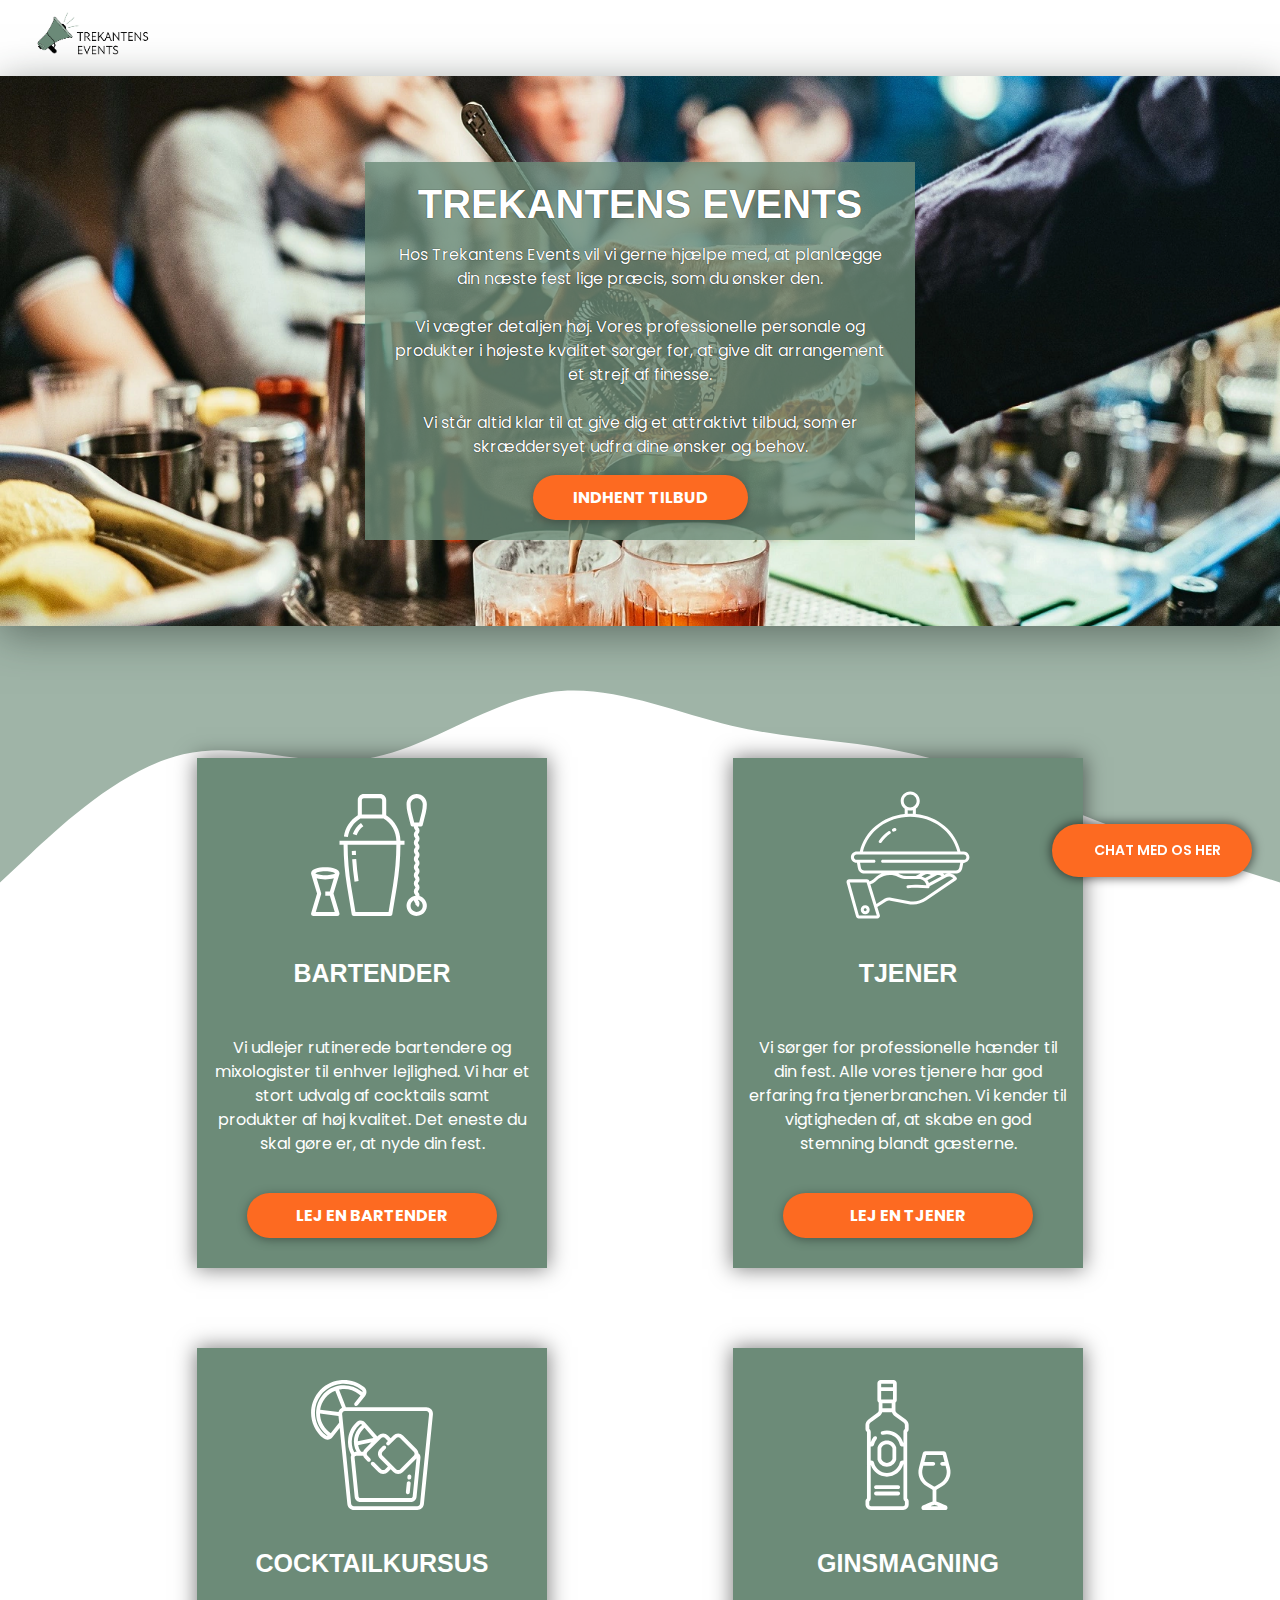
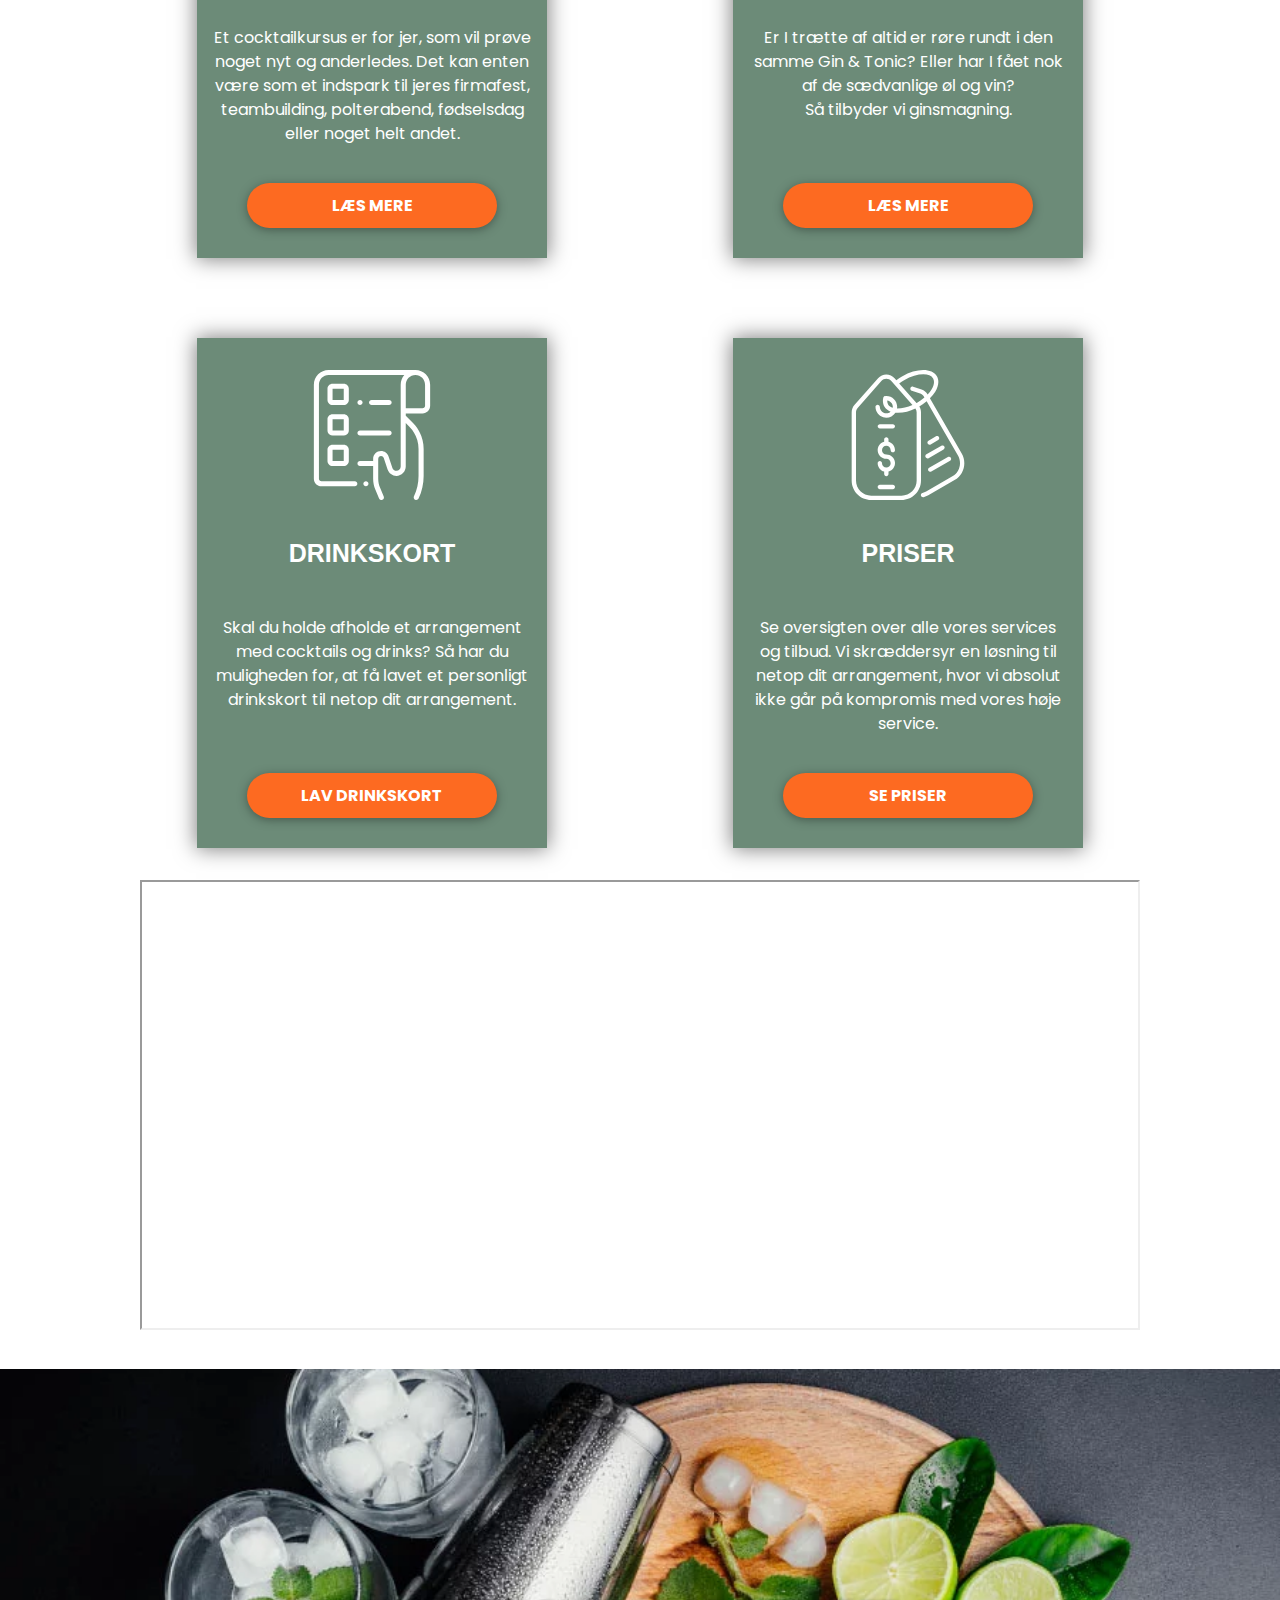
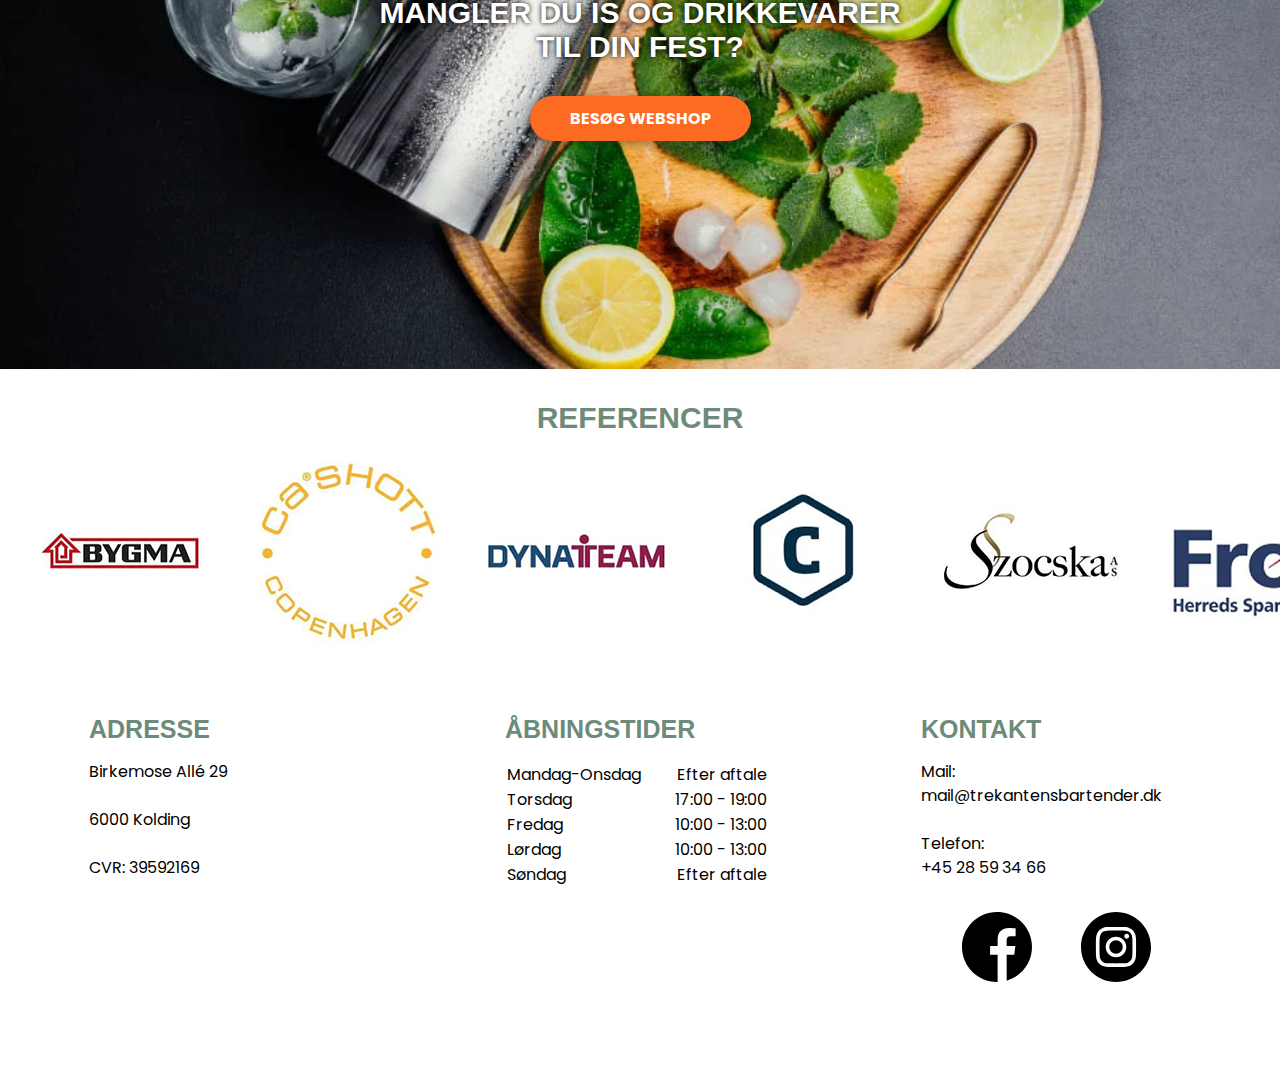
<file: index.html>
<!DOCTYPE html>
<html lang="da">

<!-- (Simon & Natascha) -->
<head>
    <meta charset="utf-8">
    <meta http-equiv="X-UA-Compatible" content="IE=edge">
    <meta name="viewport" content="width=device-width, initial-scale=1">
    <meta name="keywords"
        content="Events, bartender, tjener, arrangementer, fest, bryllup, fødselsdag, cocktails, ginsmagning, cocktailkursus, fest, drinks" />
    <meta name="description" content="TrekantensEvents sørger for en uforglemmelig fest & oplevelse. 
    Vi laver pakkeløsninger til din fest & giver dig en skræddersyet løsning.">
    <meta name="og:title" property="og:title" content="TrekantensEvents">
    <meta name="twitter:card" content="TrekantensEvents">
    <link rel='shortcut icon' type='image/x-icon' href='img/favicon.ico' />
    <link rel="canonical" href="http://simonboehrnsknudsen.dk/trekantensevents/">


    <title>Trekantens Events ApS </title>
    <link rel="stylesheet" href="css/style.css">
    <link rel="preconnect" href="https://fonts.gstatic.com">
    <link
        href="https://fonts.googleapis.com/css2?family=Poppins:ital,wght@0,100;0,200;0,300;0,400;0,500;0,600;0,700;0,800;0,900;1,100;1,200;1,300;1,400;1,500;1,600;1,700;1,800;1,900&display=swap"
        rel="stylesheet">


    <!-- Ikoner -->
    <link rel="stylesheet" href="https://cdnjs.cloudflare.com/ajax/libs/font-awesome/5.15.3/css/all.min.css"
        integrity="sha512-iBBXm8fW90+nuLcSKlbmrPcLa0OT92xO1BIsZ+ywDWZCvqsWgccV3gFoRBv0z+8dLJgyAHIhR35VZc2oM/gI1w=="
        crossorigin="anonymous" referrerpolicy="no-referrer" />
</head>

<body>

    <!------------NAVIGATION (Natascha & Rigmor) ------------->
    <header>
        <nav>


            <div> <a href="index.html"><img src="img/logo.png" class="logo" alt="Logo - Trekantens Events"> </a> </div>

            <label for="btn" class="icon">
                <span class="fa fa-bars"></span>
            </label>
            <input type="checkbox" id="btn">

            <ul>
                <li><a href="index.html">FORSIDE</a></li>
                <li>
                    <label for="btn-1" class="show">BARTENDERUDLEJNING <i class="fa fa-angle-down"></i></label>
                    <a href="bartender.html">BARTENDERUDLEJNING <i class="fa fa-angle-down"></i></a>
                    <input type="checkbox" id="btn-1">
                    <ul>
                        <li><a href="bartender.html#bartender-information-link">Information</a></li>
                        <li><a href="bartender.html#bartender-priser-link">Priser</a></li>
                        <li><a href="bartender.html#bartender-priser-link">Booking</a></li>
                        <li><a href="bartender.html#bartender-drinkskort-link">Drinkskort</a></li>
                    </ul>
                </li>

                <li>
                    <label for="btn-2" class="show">TJENERUDLEJNING <i class="fa fa-angle-down"></i></label>
                    <a href="tjener.html">TJENERUDLEJNING <i class="fa fa-angle-down"></i></a>
                    <input type="checkbox" id="btn-2">
                    <ul>
                        <li><a href="tjener.html#tjener-information-link">Information</a></li>
                        <li><a href="tjener.html#tjener-priser-link">Priser</a></li>
                        <li><a href="tjener.html#tjener-priser-link">Booking</a></li>
                    </ul>
                </li>

                <li>
                    <label for="btn-3" class="show">ARRANGEMENTER <i class="fa fa-angle-down"></i></label>
                    <a href="arrangementer.html">ARRANGEMENTER <i class="fa fa-angle-down"></i></a>
                    <input type="checkbox" id="btn-3">
                    <ul>
                        <li><a href="arrangementer.html#arrangementer-cocktailkursus-link">Cocktailkursus</a></li>
                        <li><a href="arrangementer.html#arrangementer-ginsmagning-link">Ginsmagning</a></li>
                        <li><a href="arrangementer.html#arrangementer-fodselsdag-link">Fødselsdag</a></li>
                        <li><a href="arrangementer.html#arrangementer-bryllup-link">Bryllup</a></li>
                        <li><a href="arrangementer.html#arrangementer-julefrokost-link">Julefrokost</a></li>

                    </ul>
                </li>

                <li>
                    <a href="priser.html">PRISER</a>
                </li>

                <li>
                    <a href="https://trekantensis.dk/">WEBSHOP</a>
                </li>

                <li>
                    <label for="btn-4" class="show">OM OS <i class="fa fa-angle-down"></i></label>
                    <a href="omos.html">OM OS <i class="fa fa-angle-down"></i></a>
                    <input type="checkbox" id="btn-4">
                    <ul>
                        <li><a href="omos.html#omos-hvemervi-link">Hvem er vi</a></li>
                        <li><a href="omos.html#omos-personale-link">Personale</a></li>
                        <li><a href="omos.html#omos-handelsbetingelser-link">Handelsbetingelser</a></li>
                    </ul>
                </li>

                <li>
                    <a href="kontakt.html">KONTAKT</a>
                </li>

            </ul>

        </nav>
    </header>


    <!---- MAIN CONTENT ----->
    <main>


        <!----------- HERO BILLEDE + TEKST (Simon & Signe) ----------->
        <article>
            <div class="hero-image forsidehero">
                <div class="hero-text-boks">
                    <h1 class="sidenavn">TREKANTENS EVENTS</h1>
                    <p class="beskrivelse">
                        Hos Trekantens Events vil vi gerne hjælpe med, at planlægge din næste fest lige præcis, som du
                        ønsker den. <br> <br>
                        Vi vægter detaljen høj. Vores professionelle personale og produkter i højeste kvalitet sørger
                        for, at give dit arrangement et strejf af finesse. <br> <br>
                        Vi står altid klar til at give dig et attraktivt tilbud, som er skræddersyet udfra dine ønsker
                        og
                        behov.
                    </p>
                    <a class="btn-standard" href="kontakt.html">Indhent tilbud</a>
                </div>
            </div>
        </article>

        <!-- FORSIDE - VI TILBYDER -->


        <!-- BØLGE (Natascha & Rigmor) -->
        <div class="wave-svg">
            <img src="img/wave.svg" alt="Illustration af bølgeform">
        </div>


            <!-- FORSIDE - VI TILBYDER  - GRID SYSTEM (Simon & Signe) -->
            <article class="forside-services-grid">


                <!-- BARTENDERUDLEJNING -->

                <section class="forside-services-card">
                    <div class="card-image-wrapper">
                        <img src="img/bartenderudlejning.svg" alt="Ikon - Bartender mixer kit">
                    </div>
                    <div>
                        <h3>Bartender</h3>
                        <p> Vi udlejer rutinerede bartendere og mixologister til enhver lejlighed.
                            Vi har et stort udvalg af cocktails samt produkter af høj kvalitet.
                            Det eneste du skal gøre er, at nyde din fest. </p>
                    </div>
                    <a class="btn-standard" href="bartender.html">Lej en bartender</a>
                </section>


                <!-- TJENERUDLEJNING-->

                <section class="forside-services-card">
                    <div class="card-image-wrapper">
                        <img src="img/tjenerudlejning.svg" alt="Ikon - Tjenerhånd med et fad i hånden">
                    </div>
                    <div>
                        <h3>Tjener</h3>
                        <p> Vi sørger for professionelle hænder til din fest.
                            Alle vores tjenere har god erfaring fra tjenerbranchen. Vi kender til vigtigheden af, at
                            skabe en
                            god stemning blandt gæsterne. </p>
                    </div>
                    <a class="btn-standard" href="tjener.html">Lej en tjener</a>
                </section>



                <!-- COCKTIALKURSUS -->

                <section id="cocktail-kursus" class="forside-services-card">
                    <div class="card-image-wrapper">
                        <img src="img/cocktailkursus.svg" alt="Ikon - Frisk cocktail med isterninger og citron">
                    </div>
                    <div>
                        <h3>Cocktailkursus</h3>
                        <p> Et cocktailkursus er for jer, som vil prøve noget nyt og anderledes.
                            Det kan enten være som et indspark til jeres firmafest, teambuilding, polterabend,
                            fødselsdag eller noget helt andet.
                        </p>
                    </div>
                    <a class="btn-standard" href="arrangementer.html#arrangementer-cocktailkursus-link">Læs
                        mere</a>
                </section>

                <!-- Ginsmagning -->
                <section class="forside-services-card">
                    <div class="card-image-wrapper">
                        <img src="img/ginsmagning.svg" alt="Ikon - Flaske gin med og et glas ved siden af">
                    </div>
                    <div>
                        <h3>Ginsmagning</h3>
                        <p> Er I trætte af altid er røre rundt i den samme Gin & Tonic? Eller har I fået nok af de
                            sædvanlige øl og vin? <br> Så tilbyder vi ginsmagning. </p>
                    </div>
                    <a class="btn-standard" href="arrangementer.html#arrangementer-ginsmagning-link">Læs
                        mere</a>
                </section>

                <!-- DRINKSKORT -->

                <section class="forside-services-card">
                    <div class="card-image-wrapper">
                        <img src="img/drinkskort.svg" alt="Ikon - Liste med drinks">
                    </div>
                    <div>
                        <h3>Drinkskort</h3>
                        <p> Skal du holde afholde et arrangement med cocktails og drinks?
                            Så har du muligheden for, at få lavet et personligt drinkskort til netop dit arrangement.
                        </p>
                    </div>
                    <a class="btn-standard" href="bartender.html#bartender-drinkskort-link">Lav drinkskort</a>
                </section>



                <!-- PRISER -->

                <section class="forside-services-card">
                    <div class="card-image-wrapper">
                        <img src="img/priser.svg" alt="Ikon - Prismærker">
                    </div>
                    <div>
                        <h3>Priser</h3>
                        <p> Se oversigten over alle vores services og tilbud.
                            Vi skræddersyr en løsning til netop dit arrangement, hvor vi absolut ikke går på kompromis
                            med
                            vores høje service.
                        </p>
                    </div>
                    <a class="btn-standard" href="priser.html">Se priser</a>
                </section>

            </article>


        <!-- YOUTUBE VIDEO (Signe & Rigmor)-->
        <article class="forside-video">
            <iframe src="https://www.youtube.com/embed/X5XEjIOtX8A" title="YouTube video player" 
                allow="accelerometer; autoplay; clipboard-write; encrypted-media; gyroscope; picture-in-picture"
                allowfullscreen loading="lazy"></iframe>

        </article>

        <article class="webshop-article">
            <div class="webshop-article-img">

                <div class="webshop-article-text">
                    <div>
                        <h2>Mangler du is og drikkevarer til din fest?</h2>



                        <a class="btn-standard" href="https://trekantensis.dk/">BESØG WEBSHOP</a>

                    </div>
                </div>
            </div>

        </article>

        <!-- REFERENCER (Simon & Natascha) -->
        <article class="referencer-article">
            <h2>Referencer</h2>
            <div class="tech-slideshow">
                <div class="mover-1"></div>
            </div>
        </article>


    </main>



    <!---------------- FOOTER (SIMON & SIGNE) ------------>
    <footer>


        <div>
            <div class="footer-content-wrapper">
                <h3>Adresse</h3>
                <p>
                    Birkemose Allé 29 <br> <br>

                    6000 Kolding <br> <br>

                    CVR: 39592169

                </p>
            </div>
        </div>


        <div>
            <div class="footer-content-wrapper">
                <h3>Åbningstider</h3>
                <table>

                    <tr>
                        <td>Mandag-Onsdag</td>
                        <td>Efter aftale</td>
                    </tr>

                    <tr>
                        <td>Torsdag</td>
                        <td>17:00 - 19:00</td>
                    </tr>

                    <tr>
                        <td>Fredag</td>
                        <td>10:00 - 13:00</td>
                    </tr>

                    <tr>
                        <td>Lørdag</td>
                        <td>10:00 - 13:00</td>
                    </tr>

                    <tr>
                        <td>Søndag</td>
                        <td>Efter aftale</td>
                    </tr>

                </table>
            </div>
        </div>



        <div>
            <div class="footer-content-wrapper">
                <h3>Kontakt</h3>
                <p>
                    Mail: <br>
                    mail@trekantensbartender.dk <br> <br>
                    Telefon: <br>
                    +45 28 59 34 66

                </p>

                    <div class="footer-socialmedia">
                        <a href="https://www.facebook.com/trekantensbartender/">
                            <img src="img/facebook.svg" alt="Facebook ikon">
                        </a>

                        <a href="https://www.instagram.com/trekantenstjenerudlejning/">
                            <img src="img/instagram.svg" alt="Instagram ikon">
                        </a>
                    </div>
             
            </div>
        </div>

    </footer>


  <!----------- POPUP CHAT (RIGMOR & SIGNE) ----------->

  <button class="open-button" onclick="openForm()"><i class='far fa-comment-dots'></i>CHAT MED OS HER</button>

  <div class="chat-popup" id="myForm">
      <form class="form-container">
          <div class="billede">
              <img class="billede" src="img/logo.png" alt="Logo - Trekantens Events">
          </div>

          <label class="chatboxtext" for="msg">Vi bestræber os på at svare indenfor 2-3 timer</label>
          <textarea class="skrivher" placeholder="Skriv din besked her..." name="msg" id="msg" required></textarea>

          <button onclick="alertFunction()" type="submit" class="btn">SEND BESKED</button>
          <button type="button" class="btn cancel" onclick="closeForm()">LUK CHAT VINDUE</button>
      </form>
  </div>

    <script src="js/trekantensscript.js"></script>

</body>

</html>
</file>
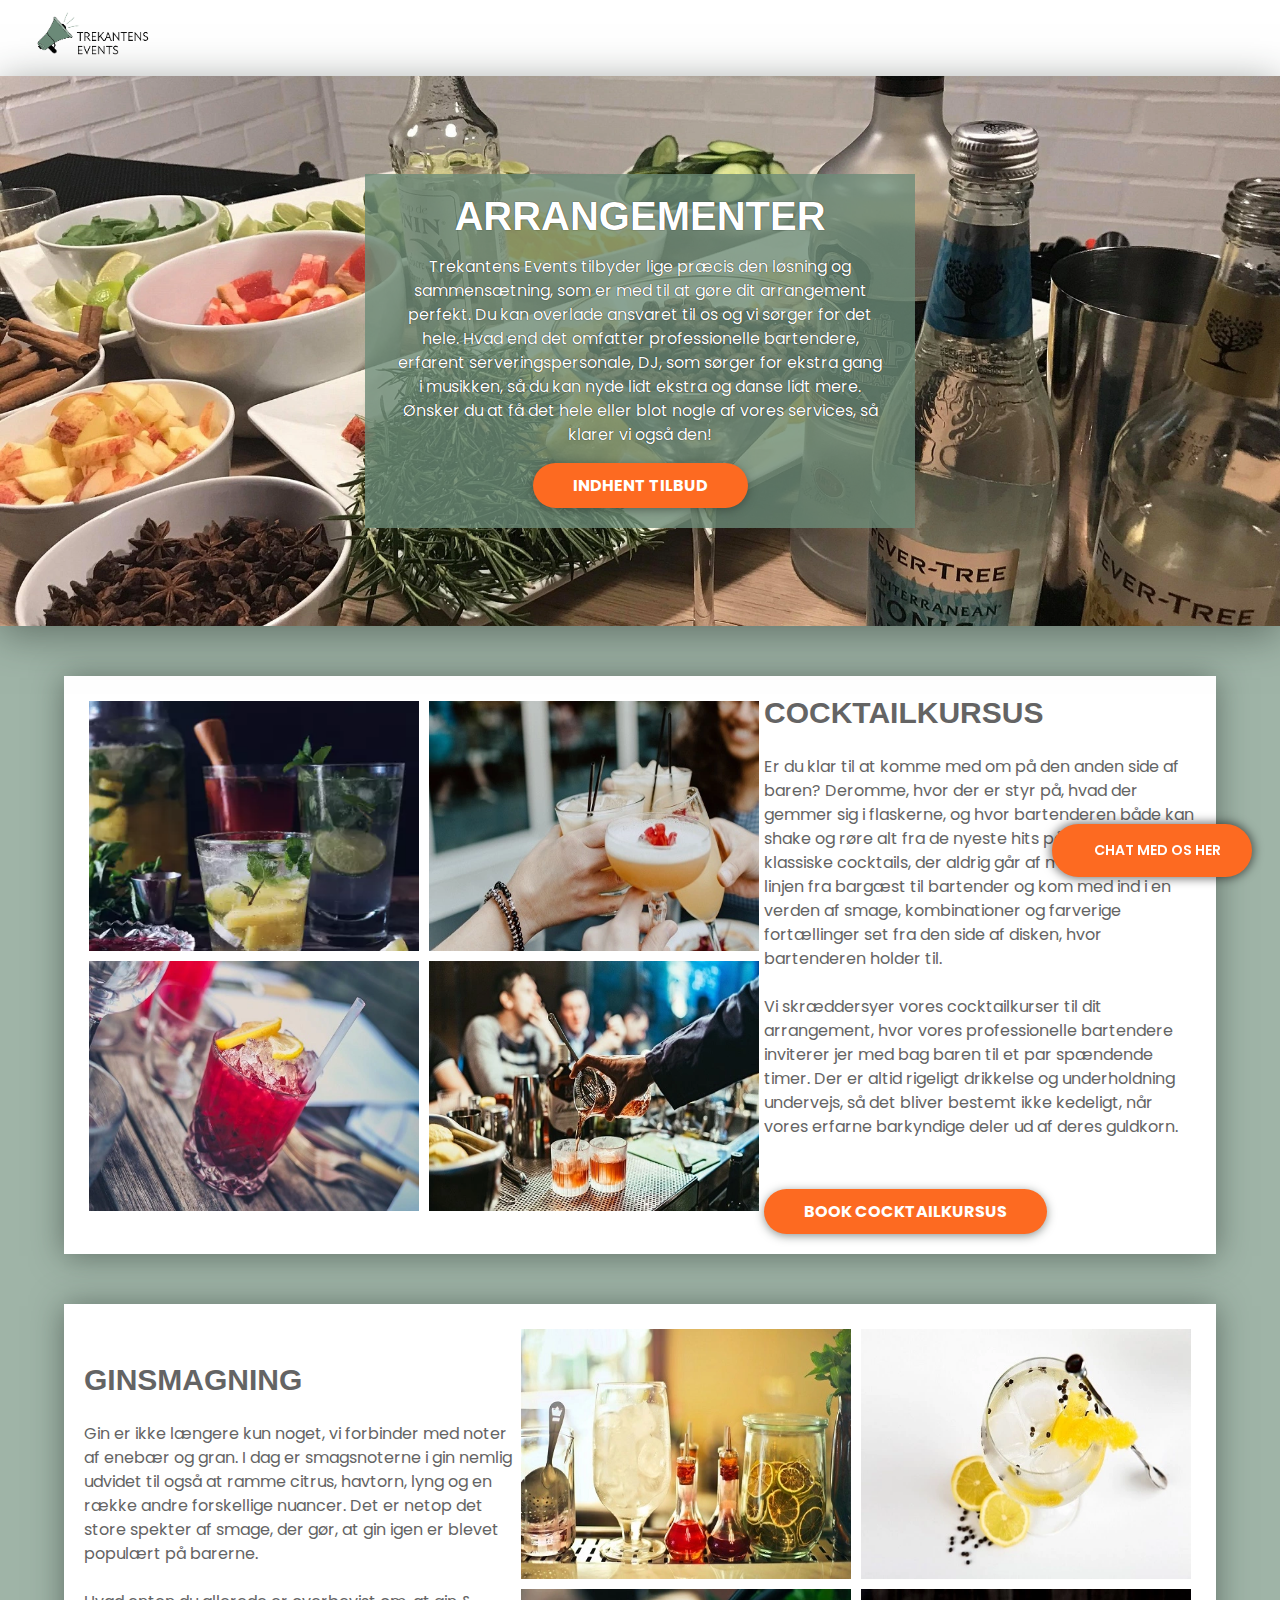
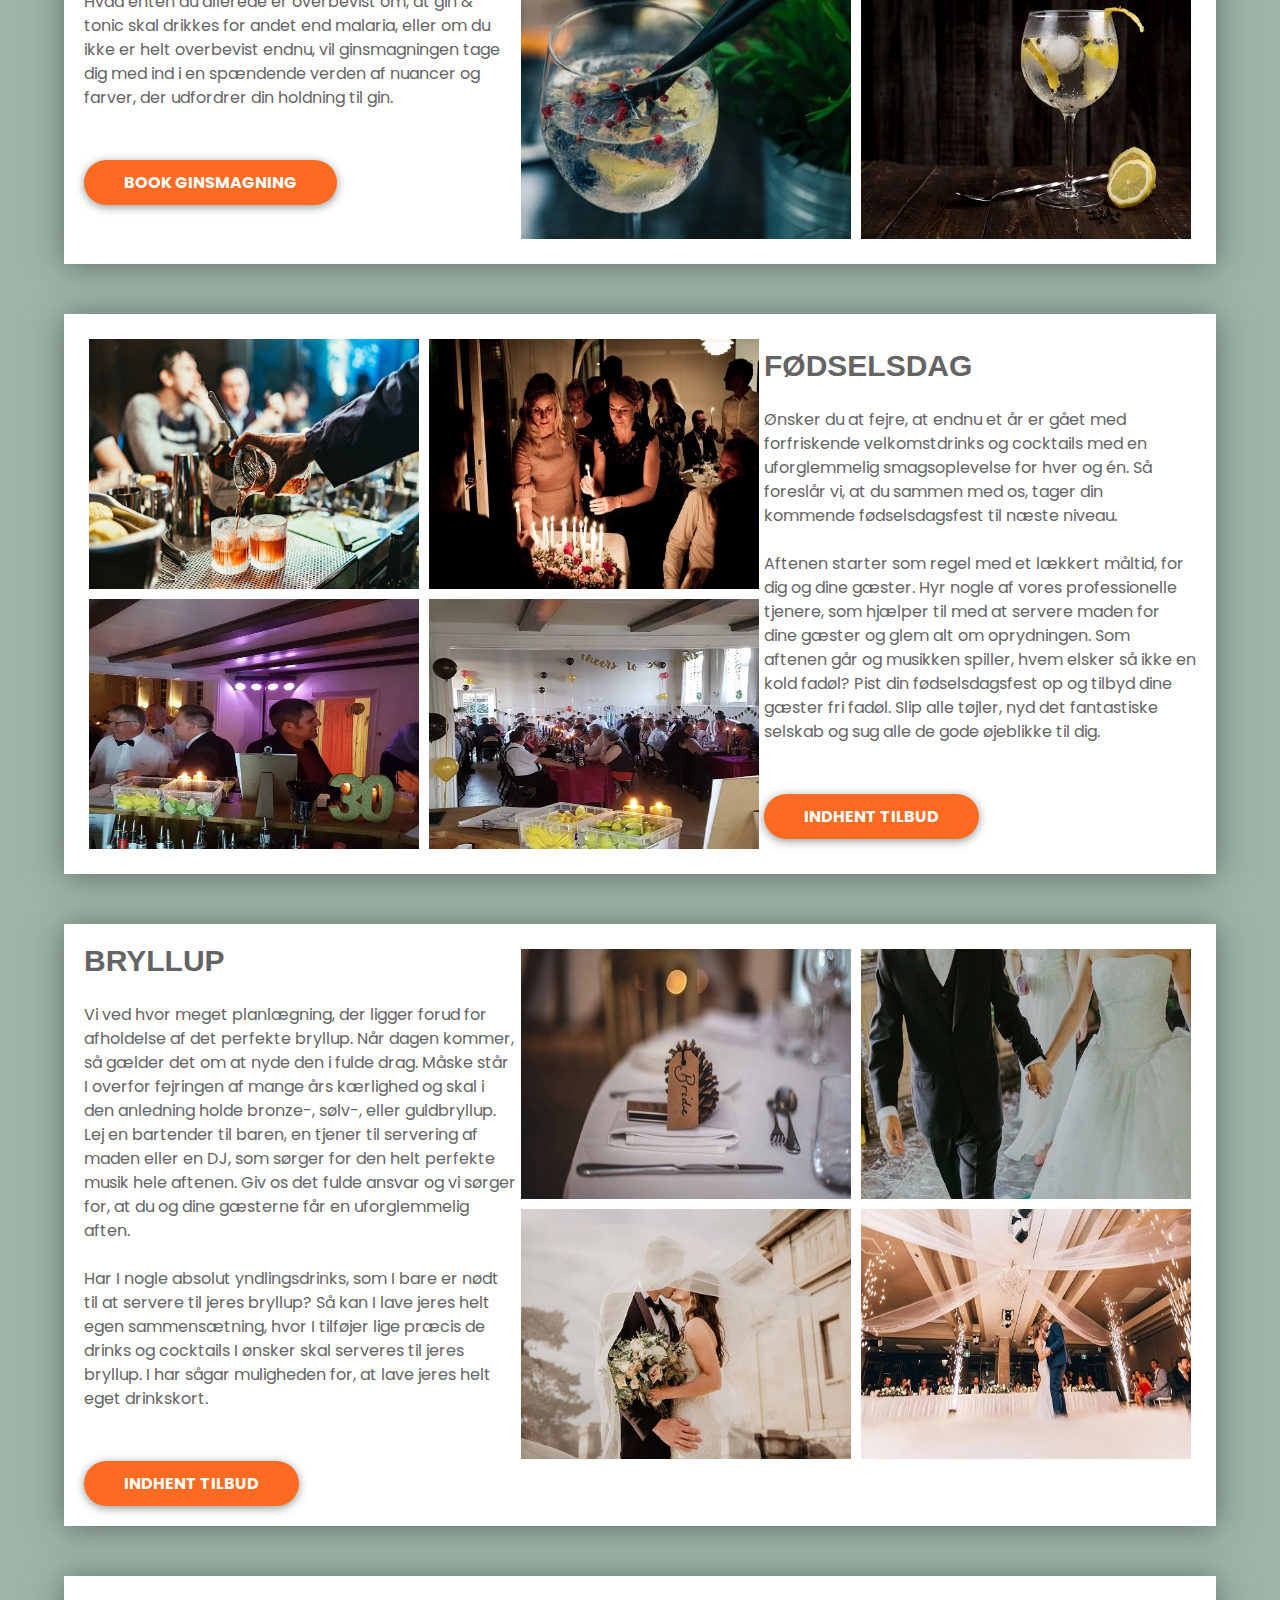
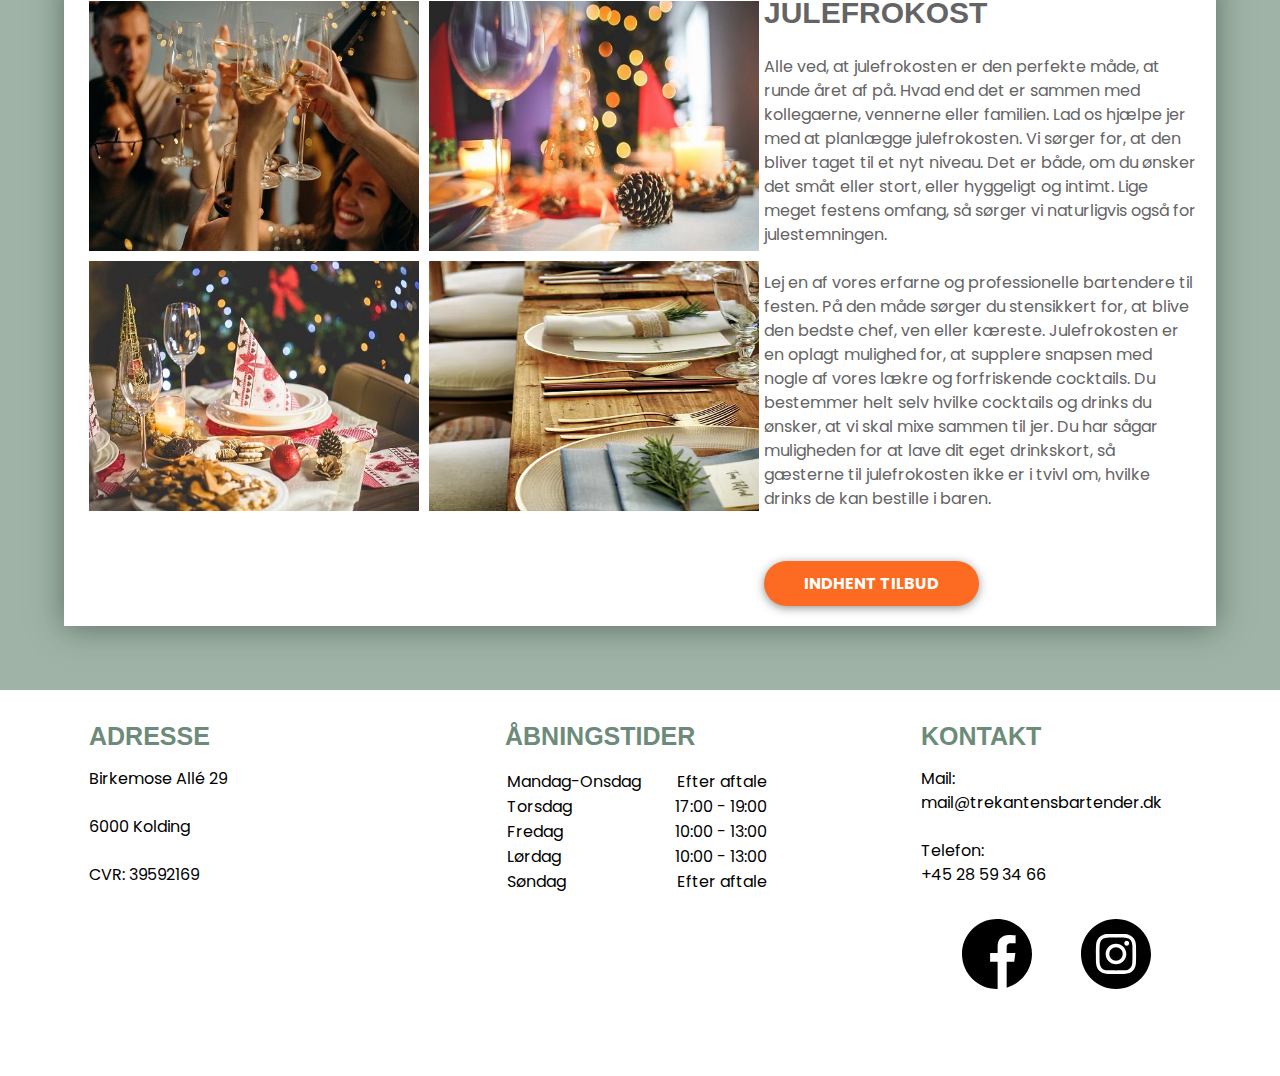
<file: arrangementer.html>
<!DOCTYPE html>
<html lang="da">

<!-- (Simon & Natascha) -->
<head>
    <meta charset="utf-8">
    <meta http-equiv="X-UA-Compatible" content="IE=edge">
    <meta name="viewport" content="width=device-width, initial-scale=1">
    <meta name="keywords"
        content="Events, bartender, tjener, arrangementer, fest, bryllup, fødselsdag, cocktails, ginsmagning, cocktailkursus, fest, drinks" />
    <meta name="description" content="TrekantensEvents sørger for en uforglemmelig fest & oplevelse. 
    Vi laver pakkeløsninger til din fest & giver dig en skræddersyet løsning.">
    <meta name="og:title" property="og:title" content="TrekantensEvents">
    <meta name="twitter:card" content="TrekantensEvents">
    <link rel='shortcut icon' type='image/x-icon' href='img/favicon.ico' />
    <link rel="canonical" href="http://simonboehrnsknudsen.dk/trekantensevents/arrangementer">


    <title>Trekantens Events ApS - Arrangementer </title>
    <link rel="stylesheet" href="css/style.css">
    <link rel="preconnect" href="https://fonts.gstatic.com">
    <link
        href="https://fonts.googleapis.com/css2?family=Poppins:ital,wght@0,100;0,200;0,300;0,400;0,500;0,600;0,700;0,800;0,900;1,100;1,200;1,300;1,400;1,500;1,600;1,700;1,800;1,900&display=swap"
        rel="stylesheet">


    <!-- Ikoner -->
    <link rel="stylesheet" href="https://cdnjs.cloudflare.com/ajax/libs/font-awesome/5.15.3/css/all.min.css"
        integrity="sha512-iBBXm8fW90+nuLcSKlbmrPcLa0OT92xO1BIsZ+ywDWZCvqsWgccV3gFoRBv0z+8dLJgyAHIhR35VZc2oM/gI1w=="
        crossorigin="anonymous" referrerpolicy="no-referrer" />
</head>

<body>

    <!------------NAVIGATION (Natascha & Rigmor) ------------->
    <header>
        <nav>


            <div> <a href="index.html"><img src="img/logo.png" class="logo" alt="Logo - Trekantens Events"> </a> </div>

            <label for="btn" class="icon">
                <span class="fa fa-bars"></span>
            </label>
            <input type="checkbox" id="btn">

            <ul>
                <li><a href="index.html">FORSIDE</a></li>
                <li>
                    <label for="btn-1" class="show">BARTENDERUDLEJNING <i class="fa fa-angle-down"></i></label>
                    <a href="bartender.html">BARTENDERUDLEJNING <i class="fa fa-angle-down"></i></a>
                    <input type="checkbox" id="btn-1">
                    <ul>
                        <li><a href="bartender.html#bartender-information-link">Information</a></li>
                        <li><a href="bartender.html#bartender-priser-link">Priser</a></li>
                        <li><a href="bartender.html#bartender-priser-link">Booking</a></li>
                        <li><a href="bartender.html#bartender-drinkskort-link">Drinkskort</a></li>
                    </ul>
                </li>

                <li>
                    <label for="btn-2" class="show">TJENERUDLEJNING <i class="fa fa-angle-down"></i></label>
                    <a href="tjener.html">TJENERUDLEJNING <i class="fa fa-angle-down"></i></a>
                    <input type="checkbox" id="btn-2">
                    <ul>
                        <li><a href="tjener.html#tjener-information-link">Information</a></li>
                        <li><a href="tjener.html#tjener-priser-link">Priser</a></li>
                        <li><a href="tjener.html#tjener-priser-link">Booking</a></li>
                    </ul>
                </li>

                <li>
                    <label for="btn-3" class="show">ARRANGEMENTER <i class="fa fa-angle-down"></i></label>
                    <a href="arrangementer.html">ARRANGEMENTER <i class="fa fa-angle-down"></i></a>
                    <input type="checkbox" id="btn-3">
                    <ul>
                        <li><a href="arrangementer.html#arrangementer-cocktailkursus-link">Cocktailkursus</a></li>
                        <li><a href="arrangementer.html#arrangementer-ginsmagning-link">Ginsmagning</a></li>
                        <li><a href="arrangementer.html#arrangementer-fodselsdag-link">Fødselsdag</a></li>
                        <li><a href="arrangementer.html#arrangementer-bryllup-link">Bryllup</a></li>
                        <li><a href="arrangementer.html#arrangementer-julefrokost-link">Julefrokost</a></li>

                    </ul>
                </li>

                <li>
                    <a href="priser.html">PRISER</a>
                </li>

                <li>
                    <a href="https://trekantensis.dk/">WEBSHOP</a>
                </li>

                <li>
                    <label for="btn-4" class="show">OM OS <i class="fa fa-angle-down"></i></label>
                    <a href="omos.html">OM OS <i class="fa fa-angle-down"></i></a>
                    <input type="checkbox" id="btn-4">
                    <ul>
                        <li><a href="omos.html#omos-hvemervi-link">Hvem er vi</a></li>
                        <li><a href="omos.html#omos-personale-link">Personale</a></li>
                        <li><a href="omos.html#omos-handelsbetingelser-link">Handelsbetingelser</a></li>
                    </ul>
                </li>

                <li>
                    <a href="kontakt.html">KONTAKT</a>
                </li>

            </ul>

        </nav>
    </header>


    <!-- Main Content-->
    <main>

         <!----------- HERO BILLEDE + TEKST (Simon & Signe) ----------->
        <div class="storecontainer1">
            <article>
                <div class="hero-image arrangementer">
                    <div class="hero-text-boks">
                        <h1 class="sidenavn">ARRANGEMENTER</h1>
                        <p class="beskrivelse">Trekantens Events tilbyder lige præcis den løsning og sammensætning, som
                            er med til at gøre dit arrangement perfekt. Du kan overlade ansvaret til os og vi sørger for
                            det hele. Hvad end det omfatter professionelle bartendere, erfarent serveringspersonale, DJ,
                            som sørger for ekstra gang i musikken, så du kan nyde lidt ekstra og danse lidt mere. Ønsker
                            du at få det hele eller blot nogle af vores services, så klarer vi også den! </p>
                        <a class="btn-standard" href="kontakt.html">Indhent tilbud</a>
                    </div>
                </div>
            </article>

            <!----------- COCKTAILKURSUS (Signe & Natascha) ----------->

            <article id="arrangementer-cocktailkursus-link">
                <div class="storecontainer2">
                    <div class="lillecontainer2">
                        <img class="arg1" src="img/cocktail1lille.webp" alt="4 forskellige cocktails med garnish og isterninger" loading="lazy">
                        <img class="arg1" src="img/cocktail2lille.webp" alt="4 forskellige drinks der skåles sammen" loading="lazy">
                    </div>
                    <div class="lillecontainer2">
                        <img class="arg" src="img/cocktail3lille.webp" alt="En frisk rød drink med isterninger, citronstykker og sugerør" loading="lazy">
                        <img class="arg1" src="img/cocktail4lille.webp " alt="En bartender hælder en frisklavet cocktail op i to cocktailglas" loading="lazy">
                    </div>

                    <div class="lillecontainer3">
                        <h2 class="arg-tekst top">COCKTAILKURSUS</h2>
                        <br>

                        <p class="arg-tekst">Er du klar til at komme med om på den anden side af baren? Deromme, hvor
                            der er styr på, hvad der gemmer sig i flaskerne, og hvor bartenderen både kan shake og røre
                            alt fra de nyeste hits på klubberne til de klassiske cocktails, der aldrig går af mode. Så
                            kryds linjen fra bargæst til bartender og kom med ind i en verden af smage, kombinationer og
                            farverige fortællinger set fra den side af disken, hvor bartenderen holder til.

                            <br> <br>
                            Vi skræddersyer vores cocktailkurser til dit arrangement, hvor vores professionelle
                            bartendere inviterer
                            jer med bag baren til et par spændende timer. Der er altid rigeligt drikkelse og
                            underholdning undervejs,
                            så det bliver bestemt ikke kedeligt, når vores erfarne barkyndige deler ud af deres
                            guldkorn.
                        </p>
                        <br>
                        <br>
                        <a class="btn-standard btn-arg" href="kontakt.html">Book cocktailkursus</a>
                    </div>
                </div>

            </article>


            <!----------- GINSMAGNING (Simon & Rigmor) ----------->

            <article id="arrangementer-ginsmagning-link">
                <div class="storecontainer2 reverse">

                    <div class="lillecontainer3">
                        <h2 class="arg-tekst top">GINSMAGNING</h2>
                        <br>

                        <p class="arg-tekst">Gin er ikke længere kun noget, vi forbinder med noter af enebær og gran. I
                            dag er smagsnoterne i gin nemlig udvidet til også at ramme citrus, havtorn, lyng og en række
                            andre forskellige nuancer. Det er netop det store spekter af smage, der gør, at gin igen
                            er blevet populært på barerne.

                            <br> <br>
                            Hvad enten du allerede er overbevist om, at gin & tonic skal
                            drikkes for andet end malaria, eller om du ikke er helt overbevist endnu, vil ginsmagningen
                            tage dig med ind i en spændende verden af nuancer og farver, der udfordrer din holdning til
                            gin.</p>
                        <br>
                        <br>
                        <a class="btn-standard btn-arg" href="kontakt.html">Book ginsmagning</a>
                    </div>

                    <div class="lillecontainer2">
                        <img class="arg1" src="img/gin1lille.webp" alt="Opsætning ved bar. 2 sirupper, en stort glas med isterninger og et stort syletøjsglas med limestykker i" loading="lazy">
                        <img class="arg" src="img/gin2lille.webp" alt="Drink oppefra med isterninger og friske citroner ved siden." loading="lazy"> 
                    </div>
                    <div class="lillecontainer2">
                        <img class="arg1" src="img/gin3lille.webp" alt="Drink fra siden med to sugerør i og småt rødt garnish i" loading="lazy">
                        <img class="arg1" src="img/gin4lille.webp" alt="Drink med med isterninger, citronstykker fra siden stående på et træbord" loading="lazy">
                    </div>
                </div>
            </article>



            <!----------- FØDSELSDAG (Signe & Natascha)----------->

            <article id="arrangementer-fodselsdag-link">
                <div class="storecontainer2">
                    <div class="lillecontainer2">
                        <img class="arg1" src="img/fodselsdag1lille.webp" alt="En bartender hælder en frisklavet cocktail op i to cocktailglas" loading="lazy">
                        <img class="arg1" src="img/fodselsdag2lille.webp" alt="2 Kvinder står foran en stor fødselsdagskage med mange lys i, der er gæster i baggrunden" loading="lazy">
                    </div>
                    <div class="lillecontainer2">
                        <img class="arg" src="img/fodselsdag3lille.webp" alt="Billede fra bartenderens side af baren som viser 3 mandlig gæster hygge sig og nyde arrangementet" loading="lazy">
                        <img class="arg1" src="img/fodselsdag4lille.webp" alt="Billede fra bartenderens side af baren, som viser et stort arrangement med ca. 30 gæster sidde ved to borde" loading="lazy">
                    </div>

                    <div class="lillecontainer3">
                        <h2 class="arg-tekst top">FØDSELSDAG</h2>
                        <br>

                        <p class="arg-tekst">
                            Ønsker du at fejre, at endnu et år er gået med forfriskende velkomstdrinks og cocktails med
                            en uforglemmelig smagsoplevelse for hver og én. Så foreslår vi, at du sammen med os, tager
                            din kommende fødselsdagsfest til næste niveau.
                            <br>
                            <br>
                            Aftenen starter som regel med et lækkert måltid, for dig og dine gæster. Hyr nogle af vores
                            professionelle tjenere, som hjælper til med at servere maden for dine gæster og glem alt om
                            oprydningen. Som aftenen går og musikken spiller, hvem elsker så ikke en kold fadøl? Pist
                            din fødselsdagsfest op og tilbyd dine gæster fri fadøl. Slip alle tøjler, nyd det
                            fantastiske selskab og sug alle de gode øjeblikke til dig.
                        </p>
                        <br>
                        <br>
                        <a class="btn-standard btn-arg" href="kontakt.html">Indhent tilbud</a>
                    </div>
                </div>

            </article>


            <!----------- BRYLLUP (Simon & Rigmor) ----------->

            <article id="arrangementer-bryllup-link">
                <div class="storecontainer2 reverse">

                    <div class="lillecontainer3">
                        <h2 class="arg-tekst top">BRYLLUP</h2>
                        <br>

                        <p class="arg-tekst">
                            Vi ved hvor meget planlægning, der ligger forud for afholdelse af det perfekte bryllup. Når
                            dagen kommer, så gælder det om at nyde den i fulde drag. Måske står I overfor
                            fejringen af mange års kærlighed og skal i den anledning holde bronze-, sølv-, eller
                            guldbryllup.
                            Lej en bartender til baren, en tjener til servering af maden eller en DJ, som sørger for den
                            helt perfekte musik hele aftenen. Giv os det fulde ansvar og vi sørger for, at du og dine
                            gæsterne får en uforglemmelig aften.
                            <br>
                            <br>
                            Har I nogle absolut yndlingsdrinks, som I bare er nødt til at servere til jeres bryllup? Så
                            kan I lave jeres helt egen sammensætning, hvor I tilføjer lige præcis de drinks og cocktails
                            I ønsker skal serveres til jeres bryllup. I har sågar muligheden for, at lave jeres helt
                            eget drinkskort. </p>
                        <br>
                        <br>
                        <a class="btn-standard btn-arg" href="kontakt.html">Indhent tilbud</a>
                    </div>

                    <div class="lillecontainer2">
                        <img class="arg1" src="img/bryllup1lille.webp" alt="Navneskilt og bestik ved et flot tildækket bord til bryllup" loading="lazy">
                        <img class="arg" src="img/bryllup2lille.webp" alt="En brud og en brudgom holder hinanden i hånden" loading="lazy">
                    </div>
                    <div class="lillecontainer2">
                        <img class="arg1" src="img/bryllup3lille.webp" alt="En brud og en brudgom kysser hinanden med et slør om sig" loading="lazy">
                        <img class="arg1" src="img/bryllup4lille.webp" alt="En brud og en brudgom danser og kysser til deres bryllup" loading="lazy">
                    </div>
                </div>
            </article>


            <!----------- JULEFROKOST (Natascha & Signe) ----------->

            <article id="arrangementer-julefrokost-link">
                <div class="storecontainer2">
                    <div class="lillecontainer2">
                        <img class="arg" src="img/julefrokost1lille.webp" alt="4 personer skåler til et festligt arrangement med pynt og lys" loading="lazy">
                        <img class="arg1" src="img/julefrokost2lille.webp" alt="Et pyntet bord, med grankogler, glas og service fra en julefrokost med et juletræ med lys i baggrunden" loading="lazy">
                    </div>
                    <div class="lillecontainer2">
                        <img class="arg1" src="img/julefrokost3lille.webp" alt="Et pyntet bord oppefra med julesmåkager, service og julepynt" loading="lazy">
                        <img class="arg1" src="img/julefrokost4lille.webp" alt="Et flot pyntet træbord med service" loading="lazy">
                    </div>

                    <div class="lillecontainer3">
                        <h2 class="arg-tekst top">JULEFROKOST</h2>
                        <br>

                        <p class="arg-tekst">
                            Alle ved, at julefrokosten er den perfekte måde, at runde året af på. Hvad end det er sammen
                            med kollegaerne, vennerne eller familien. Lad os hjælpe jer med at planlægge julefrokosten.
                            Vi sørger for, at den bliver taget til et nyt niveau. Det er både, om du ønsker det småt
                            eller stort, eller hyggeligt og intimt. Lige meget festens omfang,
                            så sørger vi naturligvis også for julestemningen.
                            <br> <br>
                            Lej en af vores erfarne og professionelle bartendere til festen. På den måde sørger du
                            stensikkert for, at blive den bedste chef, ven eller kæreste. Julefrokosten er en oplagt
                            mulighed for, at supplere snapsen med nogle af vores lækre og forfriskende cocktails.
                            Du bestemmer helt selv hvilke cocktails og drinks du ønsker, at vi
                            skal mixe sammen til jer. Du har sågar muligheden for at lave dit eget drinkskort, så
                            gæsterne til julefrokosten ikke er i tvivl om, hvilke drinks de kan bestille i
                            baren. </p>
                        <br>
                        <br>
                        <a class="btn-standard btn-arg" href="kontakt.html">Indhent tilbud</a>
                    </div>
                </div>
            </article>



        </div>

    </main>

  
    <!---------------- FOOTER (SIMON & SIGNE) ------------>
    <footer>


        <div>
            <div class="footer-content-wrapper">
                <h3>Adresse</h3>
                <p>
                    Birkemose Allé 29 <br> <br>

                    6000 Kolding <br> <br>

                    CVR: 39592169

                </p>
            </div>
        </div>


        <div>
            <div class="footer-content-wrapper">
                <h3>Åbningstider</h3>
                <table>

                    <tr>
                        <td>Mandag-Onsdag</td>
                        <td>Efter aftale</td>
                    </tr>

                    <tr>
                        <td>Torsdag</td>
                        <td>17:00 - 19:00</td>
                    </tr>

                    <tr>
                        <td>Fredag</td>
                        <td>10:00 - 13:00</td>
                    </tr>

                    <tr>
                        <td>Lørdag</td>
                        <td>10:00 - 13:00</td>
                    </tr>

                    <tr>
                        <td>Søndag</td>
                        <td>Efter aftale</td>
                    </tr>

                </table>
            </div>
        </div>



        <div>
            <div class="footer-content-wrapper">
                <h3>Kontakt</h3>
                <p>
                    Mail: <br>
                    mail@trekantensbartender.dk <br> <br>
                    Telefon: <br>
                    +45 28 59 34 66

                </p>

                    <div class="footer-socialmedia">
                        <a href="https://www.facebook.com/trekantensbartender/">
                            <img src="img/facebook.svg" alt="Facebook ikon">
                        </a>

                        <a href="https://www.instagram.com/trekantenstjenerudlejning/">
                            <img src="img/instagram.svg" alt="Instagram ikon">
                        </a>
                    </div>
             
            </div>
        </div>

    </footer>


  <!----------- POPUP CHAT (RIGMOR & SIGNE) ----------->

  <button class="open-button" onclick="openForm()"><i class='far fa-comment-dots'></i>CHAT MED OS HER</button>

  <div class="chat-popup" id="myForm">
      <form class="form-container">
          <div class="billede">
              <img class="billede" src="img/logo.png" alt="Logo - Trekantens Events">
          </div>

          <label class="chatboxtext" for="msg">Vi bestræber os på at svare indenfor 2-3 timer</label>
          <textarea class="skrivher" placeholder="Skriv din besked her..." name="msg" id="msg" required></textarea>

          <button onclick="alertFunction()" type="submit" class="btn">SEND BESKED</button>
          <button type="button" class="btn cancel" onclick="closeForm()">LUK CHAT VINDUE</button>
      </form>
  </div>

    <script src="js/trekantensscript.js"></script>

</body>

</html>
</file>
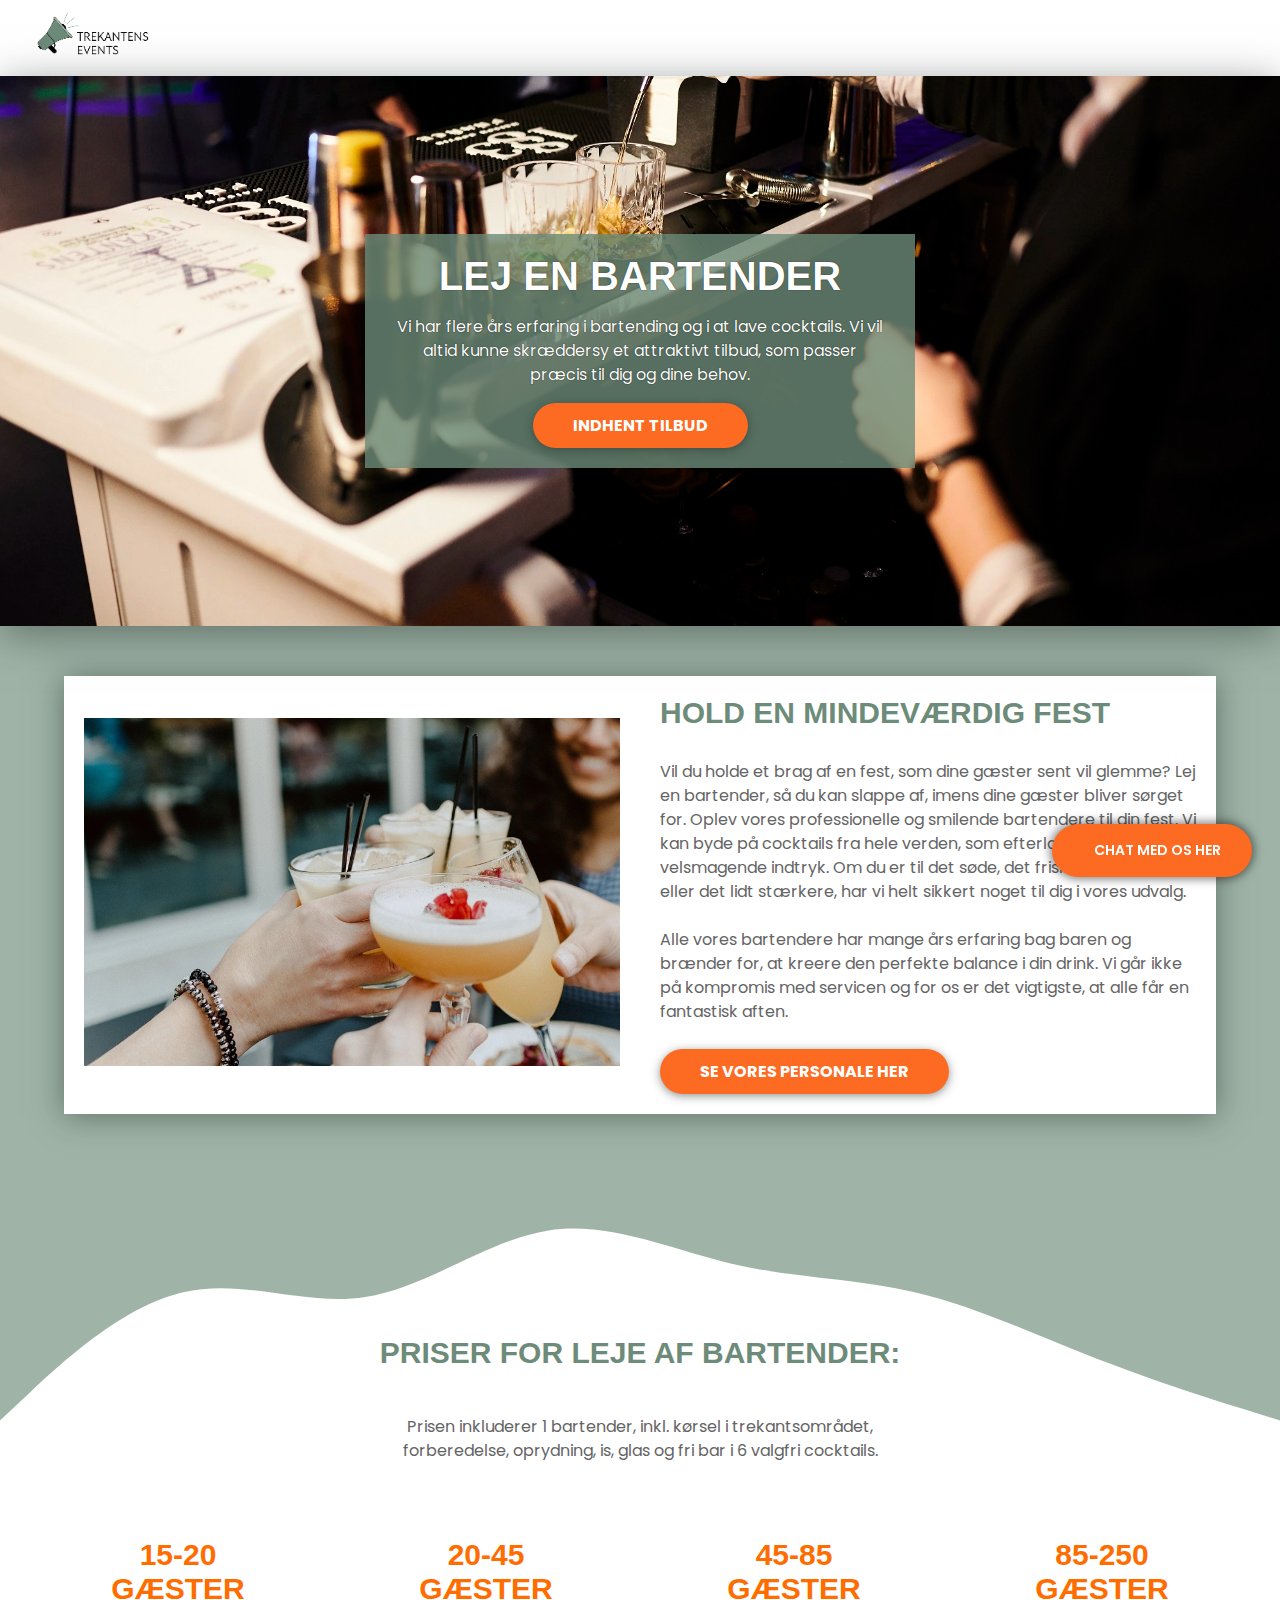
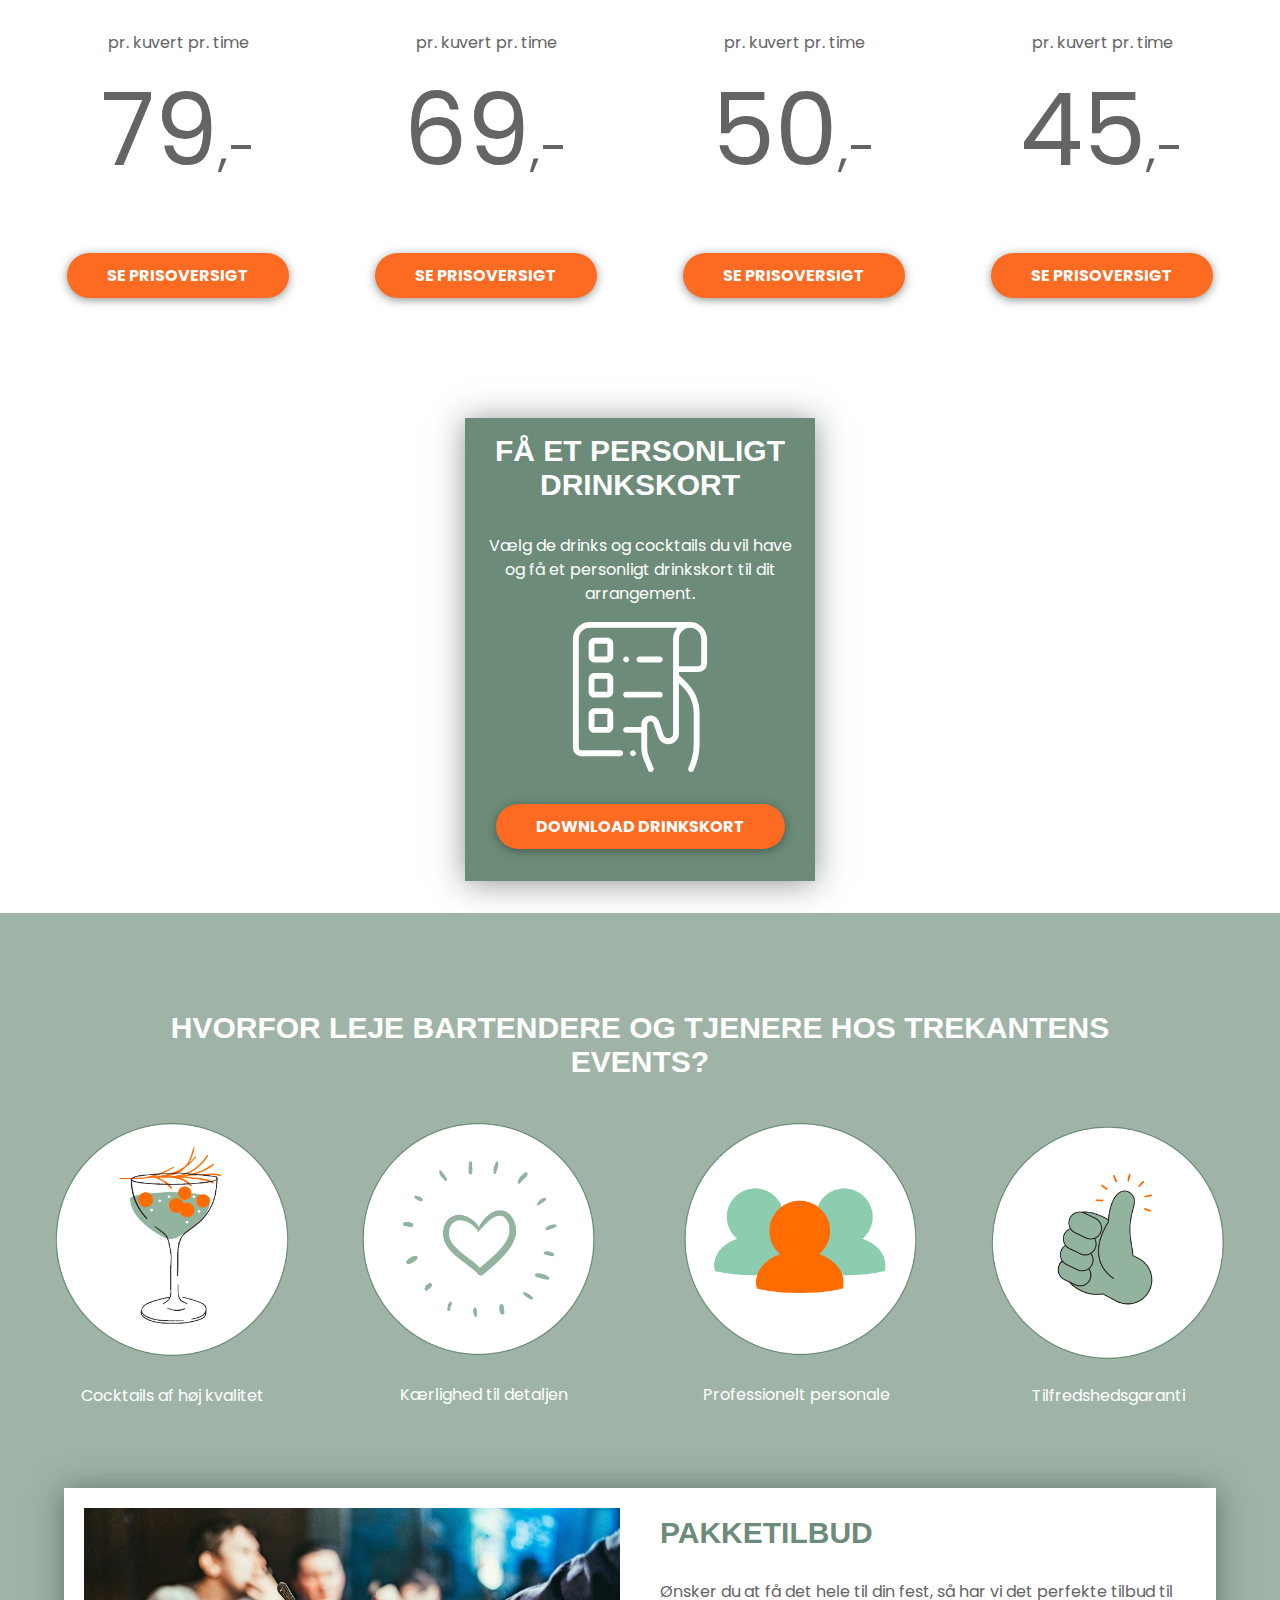
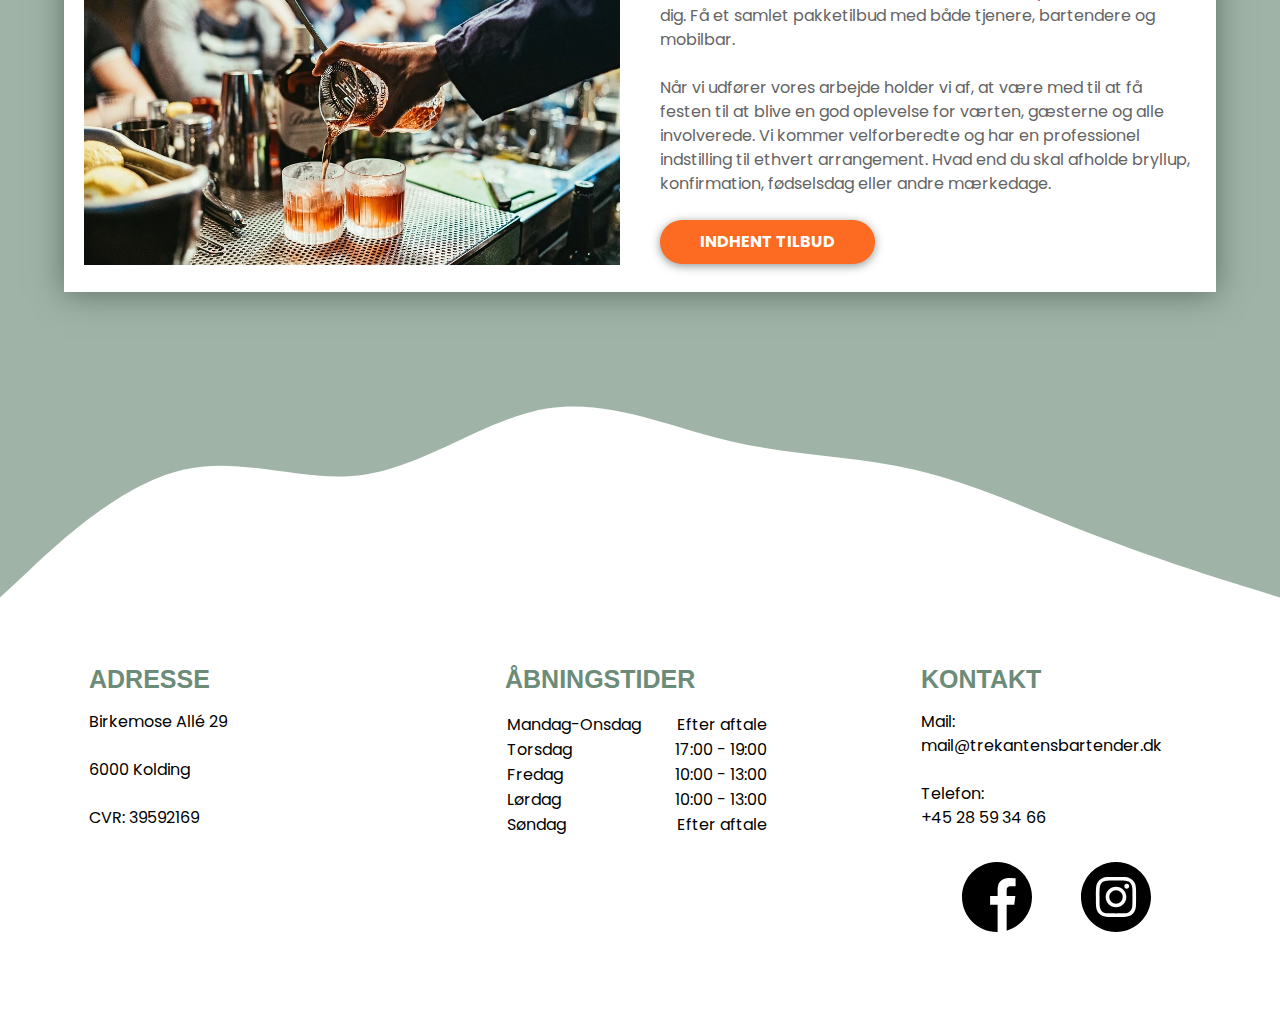
<file: bartender.html>
<!DOCTYPE html>
<html lang="da">

<!-- (Simon & Natascha) -->
<head>
    <meta charset="utf-8">
    <meta http-equiv="X-UA-Compatible" content="IE=edge">
    <meta name="viewport" content="width=device-width, initial-scale=1">
    <meta name="keywords"
        content="Events, bartender, tjener, arrangementer, fest, bryllup, fødselsdag, cocktails, ginsmagning, cocktailkursus, fest, drinks" />
    <meta name="description" content="TrekantensEvents sørger for en uforglemmelig fest & oplevelse. 
    Vi laver pakkeløsninger til din fest & giver dig en skræddersyet løsning.">
    <meta name="og:title" property="og:title" content="TrekantensEvents">
    <meta name="twitter:card" content="TrekantensEvents">
    <link rel='shortcut icon' type='image/x-icon' href='img/favicon.ico' />
    <link rel="canonical" href="http://simonboehrnsknudsen.dk/trekantensevents/bartender">

    <title>Trekantens Events ApS - Bartenderudlejning </title>
    <link rel="stylesheet" href="css/style.css">
    <link rel="preconnect" href="https://fonts.gstatic.com">
    <link
        href="https://fonts.googleapis.com/css2?family=Poppins:ital,wght@0,100;0,200;0,300;0,400;0,500;0,600;0,700;0,800;0,900;1,100;1,200;1,300;1,400;1,500;1,600;1,700;1,800;1,900&display=swap"
        rel="stylesheet">


    <!-- Ikoner -->
    <link rel="stylesheet" href="https://cdnjs.cloudflare.com/ajax/libs/font-awesome/5.15.3/css/all.min.css"
        integrity="sha512-iBBXm8fW90+nuLcSKlbmrPcLa0OT92xO1BIsZ+ywDWZCvqsWgccV3gFoRBv0z+8dLJgyAHIhR35VZc2oM/gI1w=="
        crossorigin="anonymous" referrerpolicy="no-referrer" />
</head>

<body>
    <!------------NAVIGATION (Natascha & Rigmor) ------------->
    <header>
        <nav>


            <div> <a href="index.html"><img src="img/logo.png" class="logo" alt="Logo - Trekantens Events"> </a> </div>

            <label for="btn" class="icon">
                <span class="fa fa-bars"></span>
            </label>
            <input type="checkbox" id="btn">

            <ul>
                <li><a href="index.html">FORSIDE</a></li>
                <li>
                    <label for="btn-1" class="show">BARTENDERUDLEJNING <i class="fa fa-angle-down"></i></label>
                    <a href="bartender.html">BARTENDERUDLEJNING <i class="fa fa-angle-down"></i></a>
                    <input type="checkbox" id="btn-1">
                    <ul>
                        <li><a href="bartender.html#bartender-information-link">Information</a></li>
                        <li><a href="bartender.html#bartender-priser-link">Priser</a></li>
                        <li><a href="bartender.html#bartender-priser-link">Booking</a></li>
                        <li><a href="bartender.html#bartender-drinkskort-link">Drinkskort</a></li>
                    </ul>
                </li>

                <li>
                    <label for="btn-2" class="show">TJENERUDLEJNING <i class="fa fa-angle-down"></i></label>
                    <a href="tjener.html">TJENERUDLEJNING <i class="fa fa-angle-down"></i></a>
                    <input type="checkbox" id="btn-2">
                    <ul>
                        <li><a href="tjener.html#tjener-information-link">Information</a></li>
                        <li><a href="tjener.html#tjener-priser-link">Priser</a></li>
                        <li><a href="tjener.html#tjener-priser-link">Booking</a></li>
                    </ul>
                </li>

                <li>
                    <label for="btn-3" class="show">ARRANGEMENTER <i class="fa fa-angle-down"></i></label>
                    <a href="arrangementer.html">ARRANGEMENTER <i class="fa fa-angle-down"></i></a>
                    <input type="checkbox" id="btn-3">
                    <ul>
                        <li><a href="arrangementer.html#arrangementer-cocktailkursus-link">Cocktailkursus</a></li>
                        <li><a href="arrangementer.html#arrangementer-ginsmagning-link">Ginsmagning</a></li>
                        <li><a href="arrangementer.html#arrangementer-fodselsdag-link">Fødselsdag</a></li>
                        <li><a href="arrangementer.html#arrangementer-bryllup-link">Bryllup</a></li>
                        <li><a href="arrangementer.html#arrangementer-julefrokost-link">Julefrokost</a></li>

                    </ul>
                </li>

                <li>
                    <a href="priser.html">PRISER</a>
                </li>

                <li>
                    <a href="https://trekantensis.dk/">WEBSHOP</a>
                </li>

                <li>
                    <label for="btn-4" class="show">OM OS <i class="fa fa-angle-down"></i></label>
                    <a href="omos.html">OM OS <i class="fa fa-angle-down"></i></a>
                    <input type="checkbox" id="btn-4">
                    <ul>
                        <li><a href="omos.html#omos-hvemervi-link">Hvem er vi</a></li>
                        <li><a href="omos.html#omos-personale-link">Personale</a></li>
                        <li><a href="omos.html#omos-handelsbetingelser-link">Handelsbetingelser</a></li>
                    </ul>
                </li>

                <li>
                    <a href="kontakt.html">KONTAKT</a>
                </li>

            </ul>

        </nav>
    </header>

    <!-- MAIN CONTENT -->
    <main>


        <!----------- HERO BILLEDE + TEKST (Simon & Signe) ----------->
        <article>
            <div class="hero-image bartender">
                <div class="hero-text-boks">
                    <h1 class="sidenavn">LEJ EN BARTENDER</h1>
                    <p class="beskrivelse">Vi har flere års erfaring i bartending og i at lave cocktails. Vi vil
                        altid kunne skræddersy et attraktivt tilbud, som passer præcis til dig og dine behov.</p>
                    <a class="btn-standard" href="kontakt.html">Indhent tilbud</a>
                </div>
            </div>
        </article>


        <!----------- OM UDLEJNING (Natascha & Rigmor) ----------->
        <article id="bartender-information-link">
            <div class="back">

                <div class="storecontainer">
                    <div class="lillecontainer">
                        <img src="img/cheerslille.webp" alt="4 friske drinks bliver skålet sammen af en gruppe venner" loading="lazy" >
                    </div>

                    <div class="lillecontainer">
                        <h2>hold en mindeværdig fest</h2>
                        <p class="omudlejning-h2">
                            Vil du holde et brag af en fest, som dine gæster sent vil glemme? Lej en bartender, så du
                            kan slappe af, imens dine gæster bliver sørget for. Oplev vores professionelle og smilende
                            bartendere til din fest. Vi kan byde på cocktails fra hele verden, som efterlader et
                            velsmagende indtryk. Om du er til det søde, det friske, det syrlige eller det lidt stærkere,
                            har vi helt sikkert noget til dig i vores udvalg.
                            <br>
                            <br>
                            Alle vores bartendere har mange års erfaring bag baren og brænder for, at kreere den
                            perfekte balance i din drink. Vi går ikke på kompromis med servicen og for os er det
                            vigtigste, at alle får en fantastisk aften.</p>
                        <br>
                        <a class="btn-standard btn-arg" href="omos.html">se vores personale her</a>
                    </div>
                </div>


            </div>
        </article>

        <!----------- PRIS PR GÆST PR TIME (Simon & Rigmor) ----------->
        <article id="bartender-priser-link" class="prisoversigt">
            <img src="img/wave.svg" alt="Illustration af bølgeform">

            <h2 class="estimeret">priser for leje af bartender:</h2>
            <br>
            <p class="estimeret2">Prisen inkluderer 1 bartender, inkl. kørsel i trekantsområdet, forberedelse, oprydning, is, glas og fri bar i 6 valgfri cocktails.</p>
            <br>

            <div class="indhent-container">
                <div class="indhent-lillecontainer">
                    <h3>15-20 <br> GÆSTER</h3>
                    <br>
                    <p>pr. kuvert pr. time</p>
                    <p class="pris">79<span class="kr">,-</span></p>
                    <a class="btn-standard btnpris" href="priser.html">SE PRISOVERSIGT</a>
                </div>


                <div class="indhent-lillecontainer">
                    <h3>20-45<br> GÆSTER</h3>
                    <br>
                    <p>pr. kuvert pr. time</p>
                    <p class="pris">69<span class="kr">,-</span></p>
                    <a class="btn-standard btnpris" href="priser.html">SE PRISOVERSIGT</a>
                </div>


                <div class="indhent-lillecontainer">
                    <h3>45-85<br> GÆSTER</h3>
                    <br>
                    <p>pr. kuvert pr. time</p>
                    <p class="pris">50<span class="kr">,-</span></p>
                    <a class="btn-standard btnpris" href="priser.html">SE PRISOVERSIGT</a>
                </div>

                <div class="indhent-lillecontainer">
                    <h3>85-250<br> GÆSTER</h3>
                    <br>
                    <p>pr. kuvert pr. time</p>
                    <p class="pris">45<span class="kr">,-</span></p>
                    <a class="btn-standard btnpris" href="priser.html">SE PRISOVERSIGT</a>
                </div>
            </div>

        </article>

        <!-- DRINKSKORT (Signe & Natascha)-->

        <article id="bartender-drinkskort-link" class="drinkskort-wrapper">
            <h2>Få et personligt drinkskort</h2>
            <p>Vælg de drinks og cocktails du vil have og få et personligt drinkskort til dit arrangement.
            </p>

            <img src="img/drinkskort.svg" alt="Ikon - Liste over drinks">
            <a class="btn-standard" href="pdf/DrinksKort-TrekantensEvents.pdf" target="_blank">Download drinkskort</a>


        </article>


        <!----------- PAKKETILBUD OG INFOGRAPHIC (Simon & Rigmor) ----------->
        <article>
            <div class="back">
                <div class="infographic-wrapper">
                    <h2>Hvorfor leje bartendere og tjenere hos Trekantens Events?</h2>

                    <div class="infographic-grid">
                        <div class="infographic-content-box">
                            <img src="img/drinkbg.png" alt="Illustration af en cocktail med grønt tilbehør i" loading="lazy">
                            <p>Cocktails af høj kvalitet</p>
                        </div>

                        <div class="infographic-content-box">
                            <img src="img/hjertebg.png" alt="Illustration af et hjerte" loading="lazy">
                            <p>Kærlighed til detaljen</p>
                        </div>


                        <div class="infographic-content-box">
                            <img src="img/personalebg.png" alt="Illustration af 3 personer ved siden af hinanden" loading="lazy">
                            <p>Professionelt personale</p>
                        </div>

                        <div class="infographic-content-box">
                            <img src="img/tilfredsbg.png" alt="Illustration af hånd der giver tommel op" loading="lazy">
                            <p>Tilfredshedsgaranti</p>
                        </div>

                    </div>

                </div>


                <!----------- PAKKETILBUD (Natascha & Signe )----------->
                <div class="storecontainer">
                    <div class="lillecontainer">
                        <img src="img/fodselsdag1lille.webp" alt="En bartender hælder en frisklavet cocktail op i to cocktailglas" loading="lazy">
                    </div>

                    <div class="lillecontainer">
                        <h2>PAKKETILBUD</h2>
                        <p class="omudlejning-h2">
                            Ønsker du at få det hele til din fest, så har vi det perfekte tilbud til dig. Få et samlet
                            pakketilbud med både tjenere, bartendere og mobilbar.
                            <br>
                            <br>
                            Når vi udfører vores arbejde holder vi af, at være med til at få festen til at blive en god
                            oplevelse for værten, gæsterne og alle involverede. Vi kommer velforberedte og har en
                            professionel indstilling til ethvert arrangement. Hvad end du skal afholde bryllup,
                            konfirmation, fødselsdag eller andre mærkedage.

                            <br>
                            <br>

                            <a class="btn-standard btn-arg" href="kontakt.html">Indhent tilbud</a>
                    </div>
                </div>


            </div>
        </article>
        <img src="img/wave.svg" alt="Illustration af bølgeform">





    </main>

 
    <!---------------- FOOTER (SIMON & SIGNE) ------------>
    <footer>


        <div>
            <div class="footer-content-wrapper">
                <h3>Adresse</h3>
                <p>
                    Birkemose Allé 29 <br> <br>

                    6000 Kolding <br> <br>

                    CVR: 39592169

                </p>
            </div>
        </div>


        <div>
            <div class="footer-content-wrapper">
                <h3>Åbningstider</h3>
                <table>

                    <tr>
                        <td>Mandag-Onsdag</td>
                        <td>Efter aftale</td>
                    </tr>

                    <tr>
                        <td>Torsdag</td>
                        <td>17:00 - 19:00</td>
                    </tr>

                    <tr>
                        <td>Fredag</td>
                        <td>10:00 - 13:00</td>
                    </tr>

                    <tr>
                        <td>Lørdag</td>
                        <td>10:00 - 13:00</td>
                    </tr>

                    <tr>
                        <td>Søndag</td>
                        <td>Efter aftale</td>
                    </tr>

                </table>
            </div>
        </div>



        <div>
            <div class="footer-content-wrapper">
                <h3>Kontakt</h3>
                <p>
                    Mail: <br>
                    mail@trekantensbartender.dk <br> <br>
                    Telefon: <br>
                    +45 28 59 34 66

                </p>

                    <div class="footer-socialmedia">
                        <a href="https://www.facebook.com/trekantensbartender/">
                            <img src="img/facebook.svg" alt="Facebook ikon">
                        </a>

                        <a href="https://www.instagram.com/trekantenstjenerudlejning/">
                            <img src="img/instagram.svg" alt="Instagram ikon">
                        </a>
                    </div>
             
            </div>
        </div>

    </footer>


  <!----------- POPUP CHAT (RIGMOR & SIGNE) ----------->

  <button class="open-button" onclick="openForm()"><i class='far fa-comment-dots'></i>CHAT MED OS HER</button>

  <div class="chat-popup" id="myForm">
      <form class="form-container">
          <div class="billede">
              <img class="billede" src="img/logo.png" alt="Logo - Trekantens Events">
          </div>

          <label class="chatboxtext" for="msg">Vi bestræber os på at svare indenfor 2-3 timer</label>
          <textarea class="skrivher" placeholder="Skriv din besked her..." name="msg" id="msg" required></textarea>

          <button onclick="alertFunction()" type="submit" class="btn">SEND BESKED</button>
          <button type="button" class="btn cancel" onclick="closeForm()">LUK CHAT VINDUE</button>
      </form>
  </div>

    <script src="js/trekantensscript.js"></script>

</body>

</html>
</file>
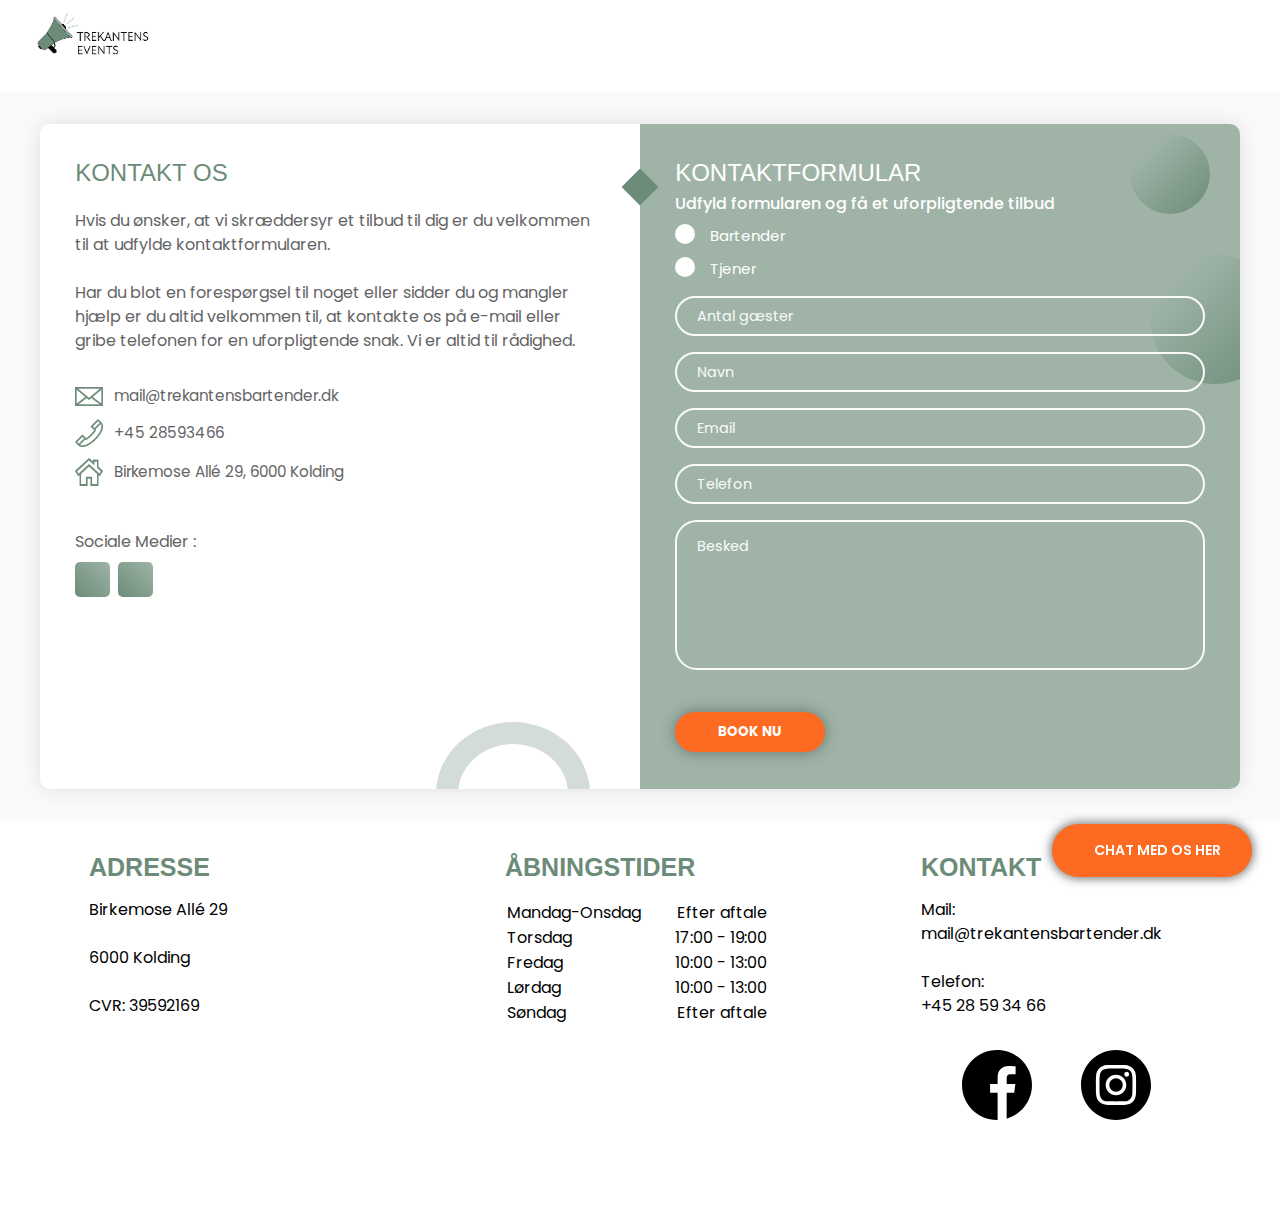
<file: kontakt.html>
<!DOCTYPE html>
<html lang="da">

<!-- (Simon & Natascha) -->
<head>
    <meta charset="utf-8">
    <meta http-equiv="X-UA-Compatible" content="IE=edge">
    <meta name="viewport" content="width=device-width, initial-scale=1">
    <meta name="keywords"
        content="Events, bartender, tjener, arrangementer, fest, bryllup, fødselsdag, cocktails, ginsmagning, cocktailkursus, fest, drinks" />
    <meta name="description" content="TrekantensEvents sørger for en uforglemmelig fest & oplevelse. 
    Vi laver pakkeløsninger til din fest & giver dig en skræddersyet løsning.">
    <meta name="og:title" property="og:title" content="TrekantensEvents">
    <meta name="twitter:card" content="TrekantensEvents">
    <link rel='shortcut icon' type='image/x-icon' href='img/favicon.ico' />
    <link rel="canonical" href="http://simonboehrnsknudsen.dk/trekantensevents/kontakt">


    <title>Trekantens Events ApS - Kontakt </title>
    <link rel="stylesheet" href="css/style.css">
    <link rel="preconnect" href="https://fonts.gstatic.com">
    <link
        href="https://fonts.googleapis.com/css2?family=Poppins:ital,wght@0,100;0,200;0,300;0,400;0,500;0,600;0,700;0,800;0,900;1,100;1,200;1,300;1,400;1,500;1,600;1,700;1,800;1,900&display=swap"
        rel="stylesheet">

  <!-- Ikoner -->
  <link rel="stylesheet" href="https://cdnjs.cloudflare.com/ajax/libs/font-awesome/5.15.3/css/all.min.css"
    integrity="sha512-iBBXm8fW90+nuLcSKlbmrPcLa0OT92xO1BIsZ+ywDWZCvqsWgccV3gFoRBv0z+8dLJgyAHIhR35VZc2oM/gI1w=="
    crossorigin="anonymous" referrerpolicy="no-referrer" />


</head>

<body>

    <!------------NAVIGATION (Natascha & Rigmor) ------------->
  <header>
    <nav>


      <div> <a href="index.html"><img src="img/logo.png" class="logo" alt="Logo - Trekantens Events"> </a> </div>

      <label for="btn" class="icon">
        <span class="fa fa-bars"></span>
      </label>
      <input type="checkbox" id="btn">

      <ul>
        <li><a href="index.html">FORSIDE</a></li>
        <li>
          <label for="btn-1" class="show">BARTENDERUDLEJNING <i class="fa fa-angle-down"></i></label>
          <a href="bartender.html">BARTENDERUDLEJNING <i class="fa fa-angle-down"></i></a>
          <input type="checkbox" id="btn-1">
          <ul>
            <li><a href="bartender.html#bartender-information-link">Information</a></li>
            <li><a href="bartender.html#bartender-priser-link">Priser</a></li>
            <li><a href="bartender.html#bartender-priser-link">Booking</a></li>
            <li><a href="bartender.html#bartender-drinkskort-link">Drinkskort</a></li>
          </ul>
        </li>

        <li>
          <label for="btn-2" class="show">TJENERUDLEJNING <i class="fa fa-angle-down"></i></label>
          <a href="tjener.html">TJENERUDLEJNING <i class="fa fa-angle-down"></i></a>
          <input type="checkbox" id="btn-2">
          <ul>
            <li><a href="tjener.html#tjener-information-link">Information</a></li>
            <li><a href="tjener.html#tjener-priser-link">Priser</a></li>
            <li><a href="tjener.html#tjener-priser-link">Booking</a></li>
          </ul>
        </li>

        <li>
          <label for="btn-3" class="show">ARRANGEMENTER <i class="fa fa-angle-down"></i></label>
          <a href="arrangementer.html">ARRANGEMENTER <i class="fa fa-angle-down"></i></a>
          <input type="checkbox" id="btn-3">
          <ul>
            <li><a href="arrangementer.html#arrangementer-cocktailkursus-link">Cocktailkursus</a></li>
            <li><a href="arrangementer.html#arrangementer-ginsmagning-link">Ginsmagning</a></li>
            <li><a href="arrangementer.html#arrangementer-fodselsdag-link">Fødselsdag</a></li>
            <li><a href="arrangementer.html#arrangementer-bryllup-link">Bryllup</a></li>
            <li><a href="arrangementer.html#arrangementer-julefrokost-link">Julefrokost</a></li>

          </ul>
        </li>

        <li>
          <a href="priser.html">PRISER</a>
        </li>

        <li>
          <a href="https://trekantensis.dk/">WEBSHOP</a>
        </li>

        <li>
          <label for="btn-4" class="show">OM OS <i class="fa fa-angle-down"></i></label>
          <a href="omos.html">OM OS <i class="fa fa-angle-down"></i></a>
          <input type="checkbox" id="btn-4">
          <ul>
            <li><a href="omos.html#omos-hvemervi-link">Hvem er vi</a></li>
            <li><a href="omos.html#omos-personale-link">Personale</a></li>
            <li><a href="omos.html#omos-handelsbetingelser-link">Handelsbetingelser</a></li>
          </ul>
        </li>

        <li>
          <a href="kontakt.html">KONTAKT</a>
        </li>

      </ul>

    </nav>
  </header>


  <!-- KONTAKT OS MAIN -->
  <main>

    <!-- KONTAKTINFORMATIONER OG KONTAKTFORMULAR (Natascha & Simon) -->


    <!-- KONTAKT INFORMATIONER -->
    <div class="contact-container">
      <div class="form">
        <div class="contact-info">
          <h3 class="title">KONTAKT OS</h3>
          <p class="text">
            Hvis du ønsker, at vi skræddersyr et tilbud til dig er du velkommen til at udfylde kontaktformularen.
            <br>
            <br>
            Har du blot en forespørgsel til noget eller sidder du og mangler hjælp er du altid velkommen til, at
            kontakte
            os på e-mail eller gribe telefonen for en uforpligtende snak. Vi er altid til rådighed.

          </p>

          <div class="info">
            <div class="information">
              <img src="img/email.png" class="contacticon" alt="" />
              <p>mail@trekantensbartender.dk</p>
            </div>
            <div class="information">
              <img src="img/phone.png" class="contacticon" alt="" />
              <p>+45 28593466</p>
            </div>
            <div class="information">
              <img src="img/location.png" class="contacticon" alt="" />
              <p>Birkemose Allé 29, 6000 Kolding</p>
            </div>
          </div>

          <div class="social-media">
            <p>Sociale Medier :</p>
            <div class="social-icons">
              <a href="https://www.facebook.com/trekantensbartender/">
                <i class="fab fa-facebook-f"></i>
              </a>
              <a href="https://www.instagram.com/trekantenstjenerudlejning/">
                <i class="fab fa-instagram"></i>
              </a>
            </div>
          </div>
        </div>

        <!-- KONTAKT FORMULAR -->

        <div class="contact-form">
          <span class="circle one"></span>
          <span class="circle two"></span>

          <form action="index.html" autocomplete="off">
            <h3 class="title">KONTAKTFORMULAR</h3>
            <h4 class="title1">Udfyld formularen og få et uforpligtende tilbud</h4>

            <label for="bartendercontainercheck" class="container-check">Bartender
              <input type="checkbox" id="bartendercontainercheck">
              <span class="checkmark"></span>
            </label>
            <label for="tjenercontainercheck" class="container-check">Tjener
              <input type="checkbox" id="tjenercontainercheck">
              <span class="checkmark"></span>
            </label>
            <div class="input-container">
              <input type="tel" name="phone" class="input" id="gaesterinputcontainer"/>
              <label for="gaesterinputcontainer">Antal gæster</label>
              <span>Antal gæster</span>
            </div>
            <div class="input-container">
              <input type="text" name="name" class="input" id="navninputcontainer" required/>
              <label for="navninputcontainer">Navn</label>
              <span>Navn</span>
            </div>
            <div class="input-container">
              <input type="email" name="email" class="input" id="emailinputcontainer" required />
              <label for="emailinputcontainer">Email</label>
              <span>Email</span>
            </div>
            <div class="input-container">
              <input type="tel" name="phone" class="input" id="telefoninputcontainer" required/>
              <label for="telefoninputcontainer">Telefon</label>
              <span>Telefon</span>
            </div>
            <div class="input-container textarea">
              <textarea name="message" class="input" id="beskedinputcontainer"></textarea>
              <label for="beskedinputcontainer">Besked</label>
              <span>Besked</span>
            </div>
            <button onclick="alertFunction()" class="btnbook">BOOK NU</button>

          </form>
        </div>
      </div>
    </div>

  </main>


    <!---------------- FOOTER (SIMON & SIGNE) ------------>
    <footer>


      <div>
          <div class="footer-content-wrapper">
              <h3>Adresse</h3>
              <p>
                  Birkemose Allé 29 <br> <br>

                  6000 Kolding <br> <br>

                  CVR: 39592169

              </p>
          </div>
      </div>


      <div>
          <div class="footer-content-wrapper">
              <h3>Åbningstider</h3>
              <table>

                  <tr>
                      <td>Mandag-Onsdag</td>
                      <td>Efter aftale</td>
                  </tr>

                  <tr>
                      <td>Torsdag</td>
                      <td>17:00 - 19:00</td>
                  </tr>

                  <tr>
                      <td>Fredag</td>
                      <td>10:00 - 13:00</td>
                  </tr>

                  <tr>
                      <td>Lørdag</td>
                      <td>10:00 - 13:00</td>
                  </tr>

                  <tr>
                      <td>Søndag</td>
                      <td>Efter aftale</td>
                  </tr>

              </table>
          </div>
      </div>



      <div>
          <div class="footer-content-wrapper">
              <h3>Kontakt</h3>
              <p>
                  Mail: <br>
                  mail@trekantensbartender.dk <br> <br>
                  Telefon: <br>
                  +45 28 59 34 66

              </p>

                  <div class="footer-socialmedia">
                      <a href="https://www.facebook.com/trekantensbartender/">
                          <img src="img/facebook.svg" alt="Facebook ikon">
                      </a>

                      <a href="https://www.instagram.com/trekantenstjenerudlejning/">
                          <img src="img/instagram.svg" alt="Instagram ikon">
                      </a>
                  </div>
           
          </div>
      </div>

  </footer>


<!----------- POPUP CHAT (RIGMOR & SIGNE) ----------->

<button class="open-button" onclick="openForm()"><i class='far fa-comment-dots'></i>CHAT MED OS HER</button>

<div class="chat-popup" id="myForm">
    <form class="form-container">
        <div class="billede">
            <img class="billede" src="img/logo.png" alt="Logo - Trekantens Events">
        </div>

        <label class="chatboxtext" for="msg">Vi bestræber os på at svare indenfor 2-3 timer</label>
        <textarea class="skrivher" placeholder="Skriv din besked her..." name="msg" id="msg" required></textarea>

        <button onclick="alertFunction()" type="submit" class="btn">SEND BESKED</button>
        <button type="button" class="btn cancel" onclick="closeForm()">LUK CHAT VINDUE</button>
    </form>
</div>

  <script src="js/trekantensscript.js"></script>

</body>

</html>
</file>
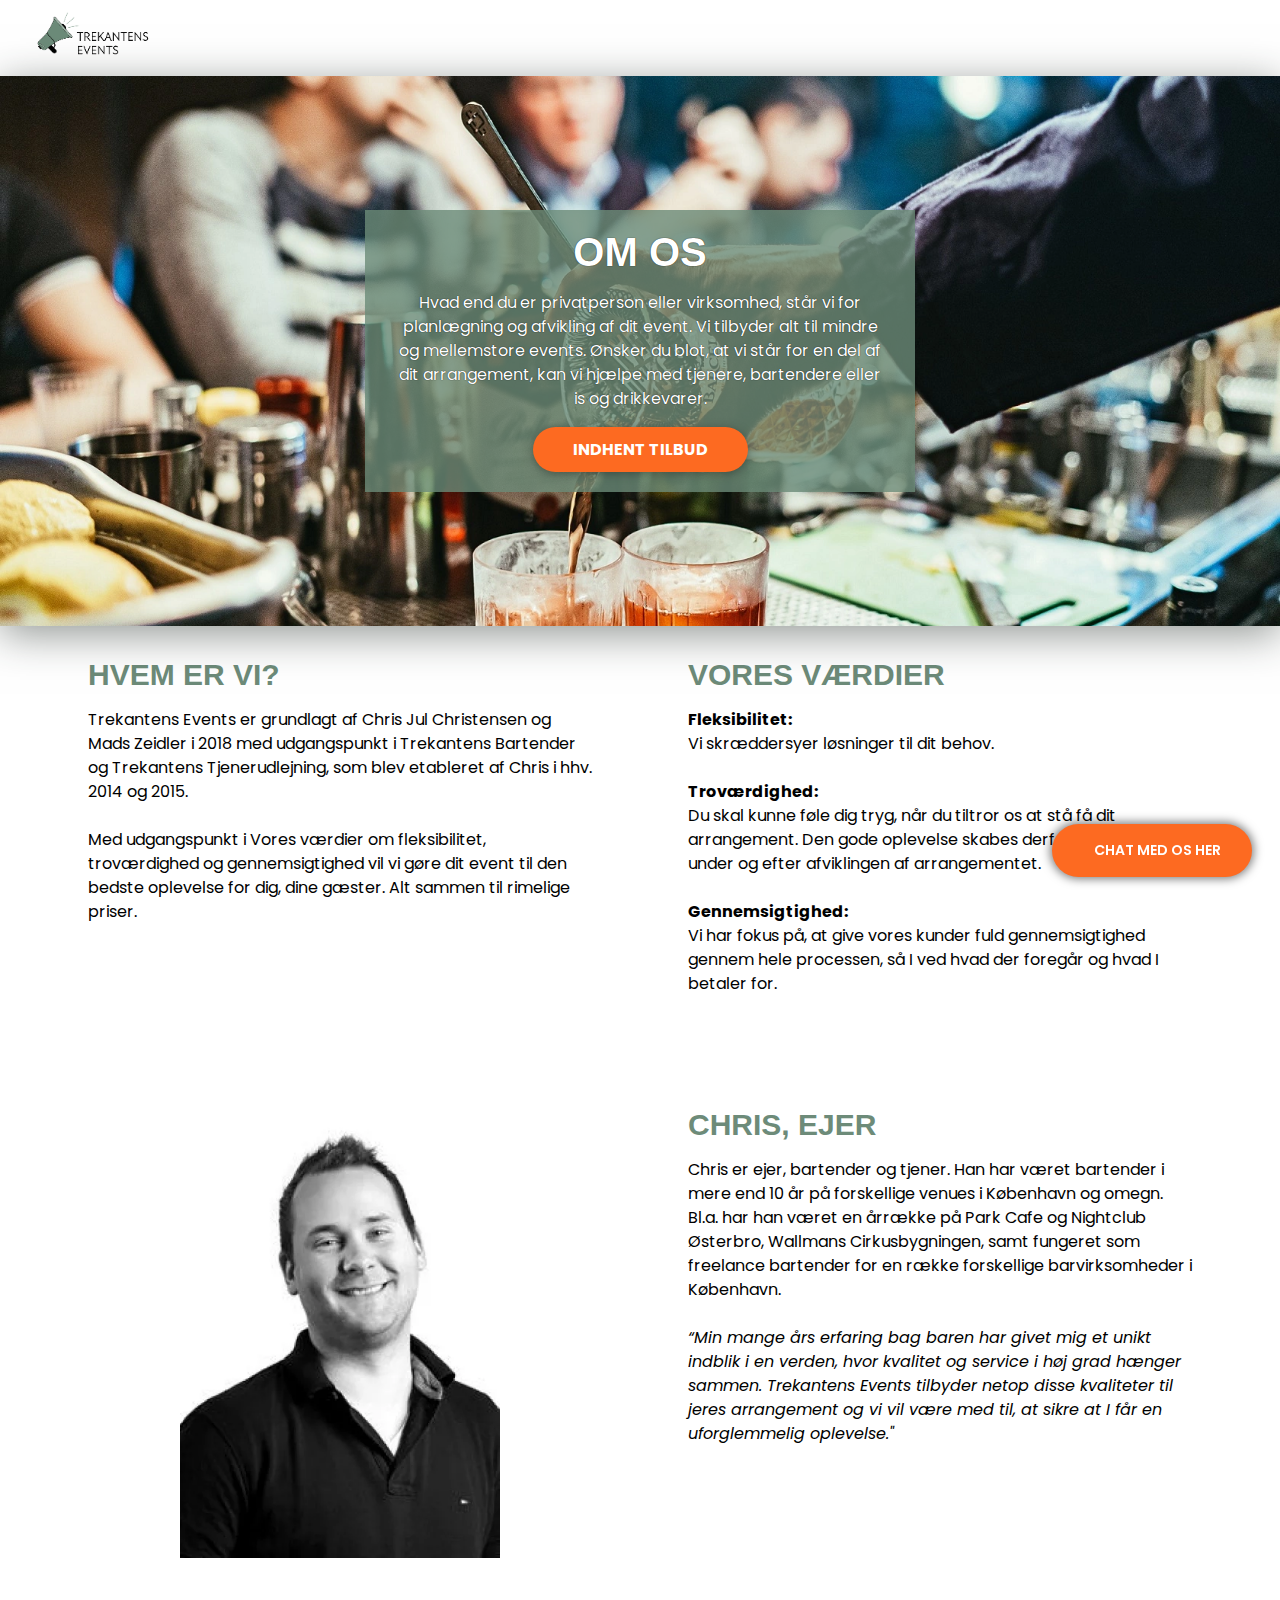
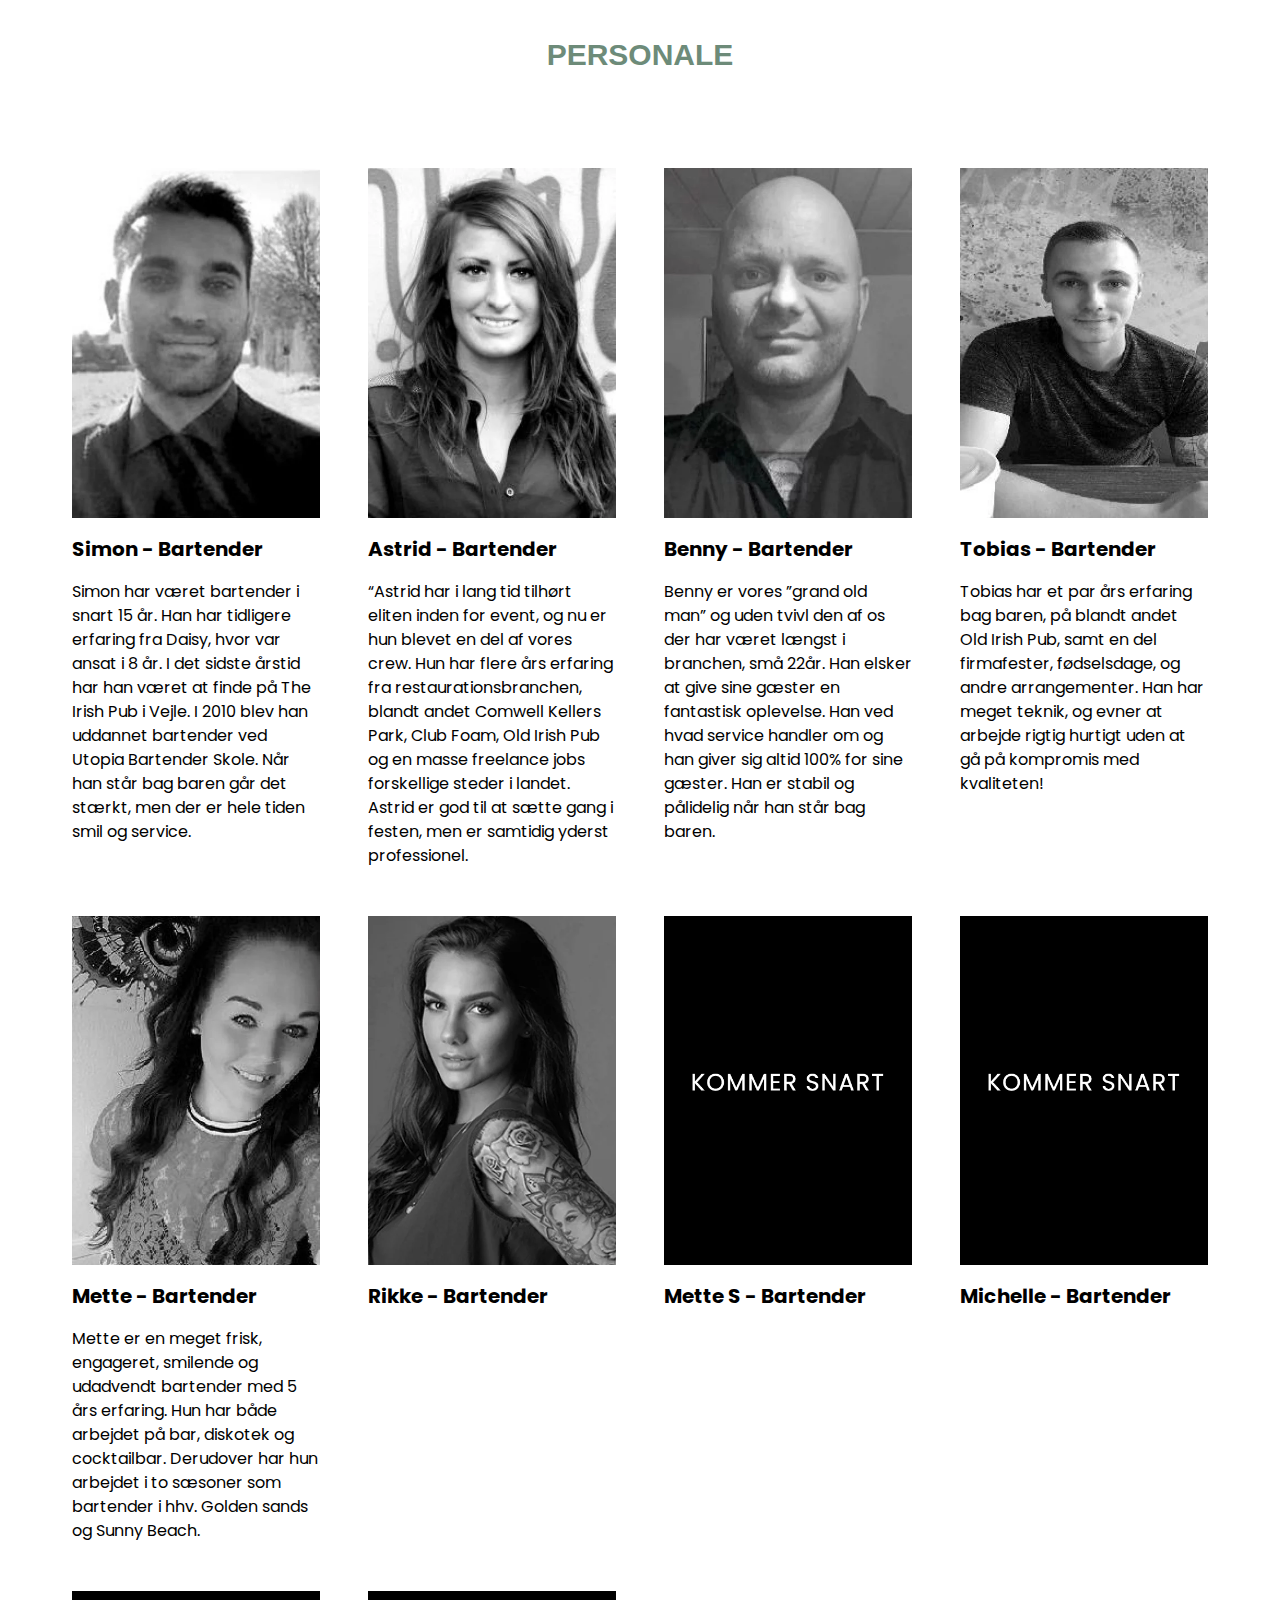
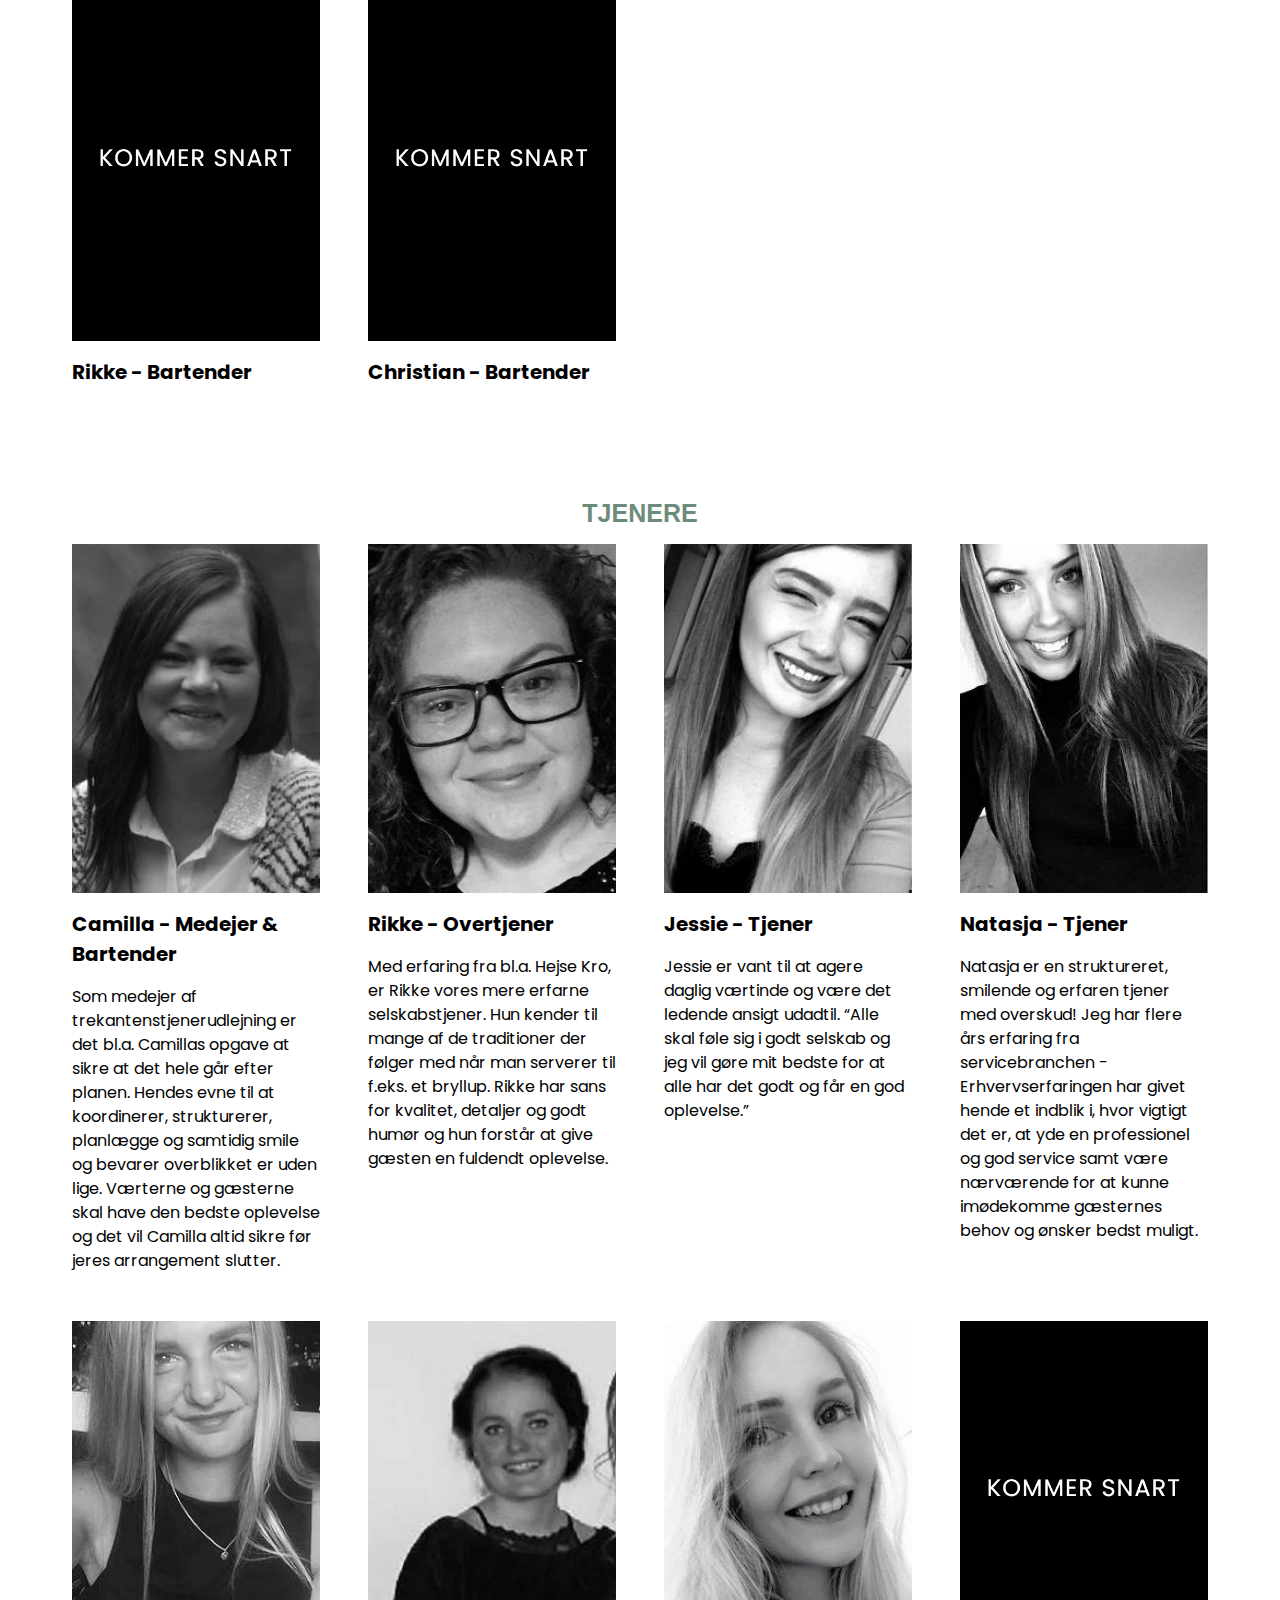
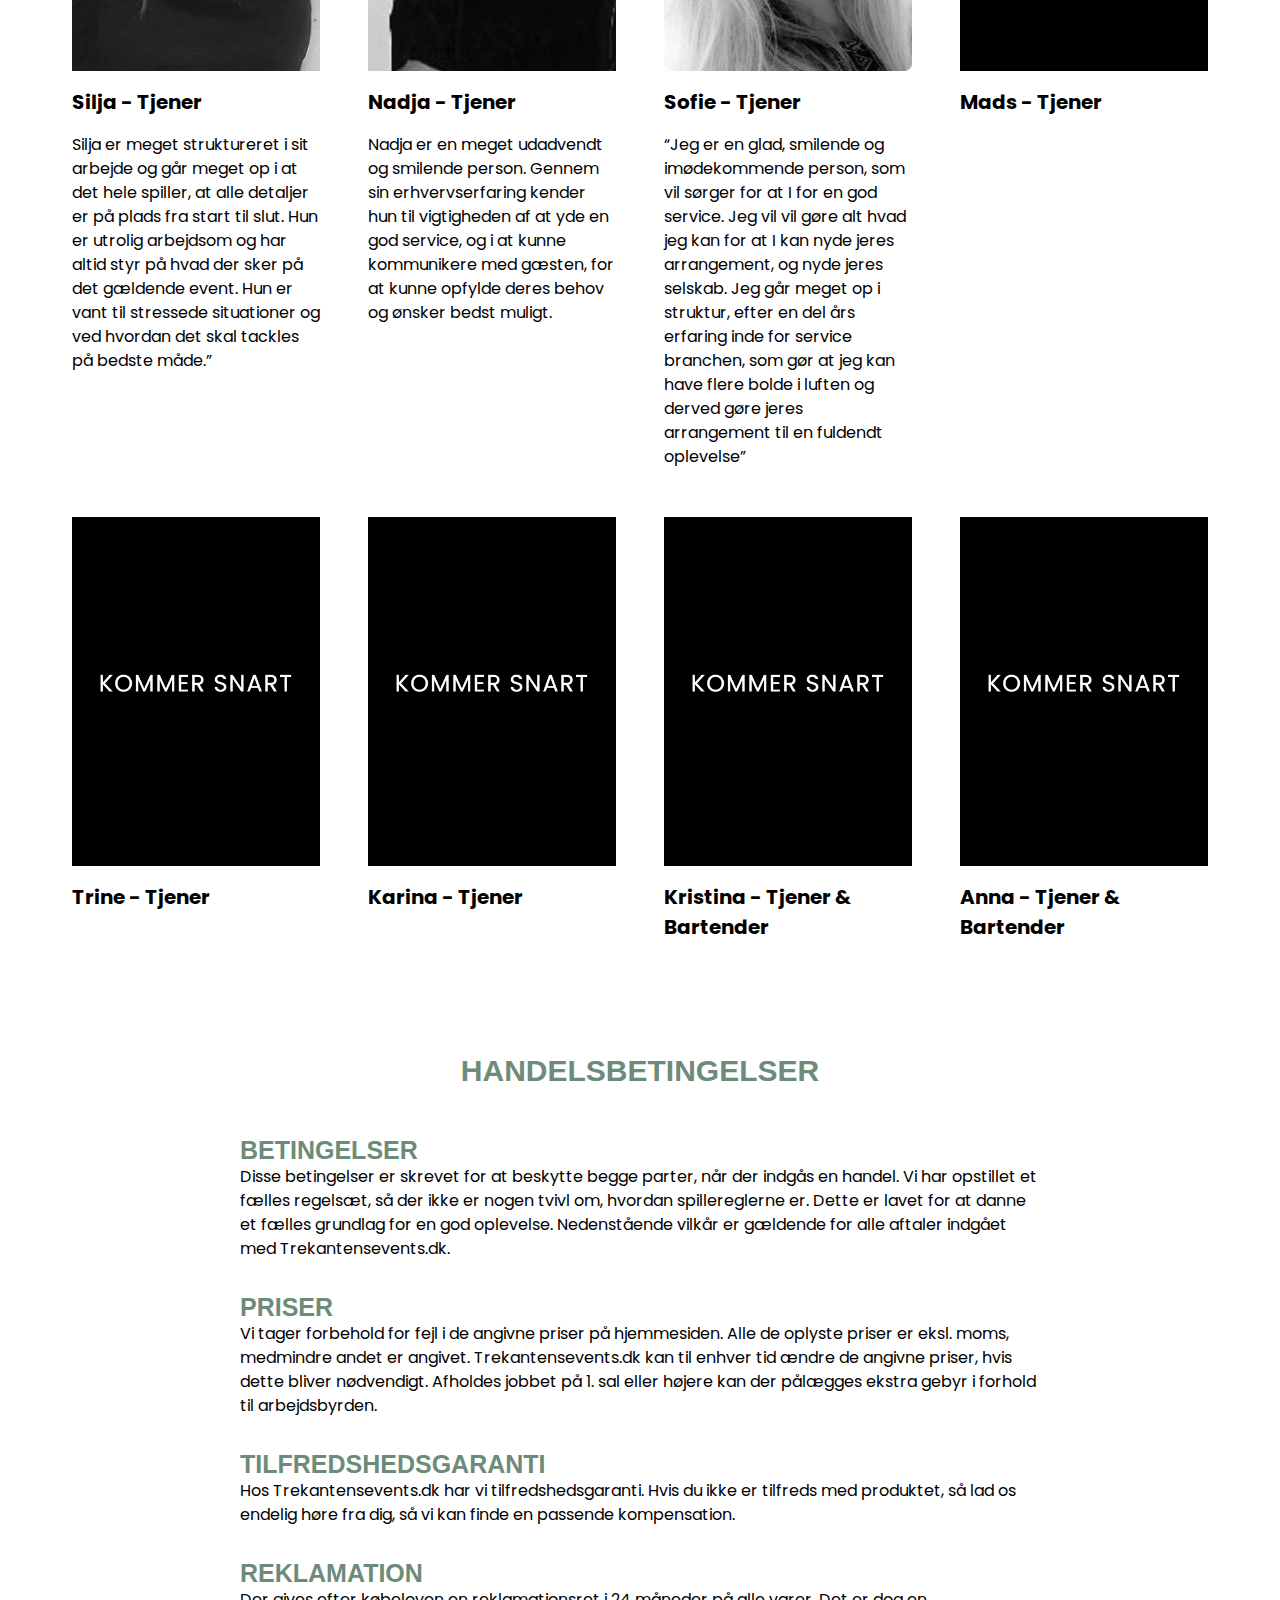
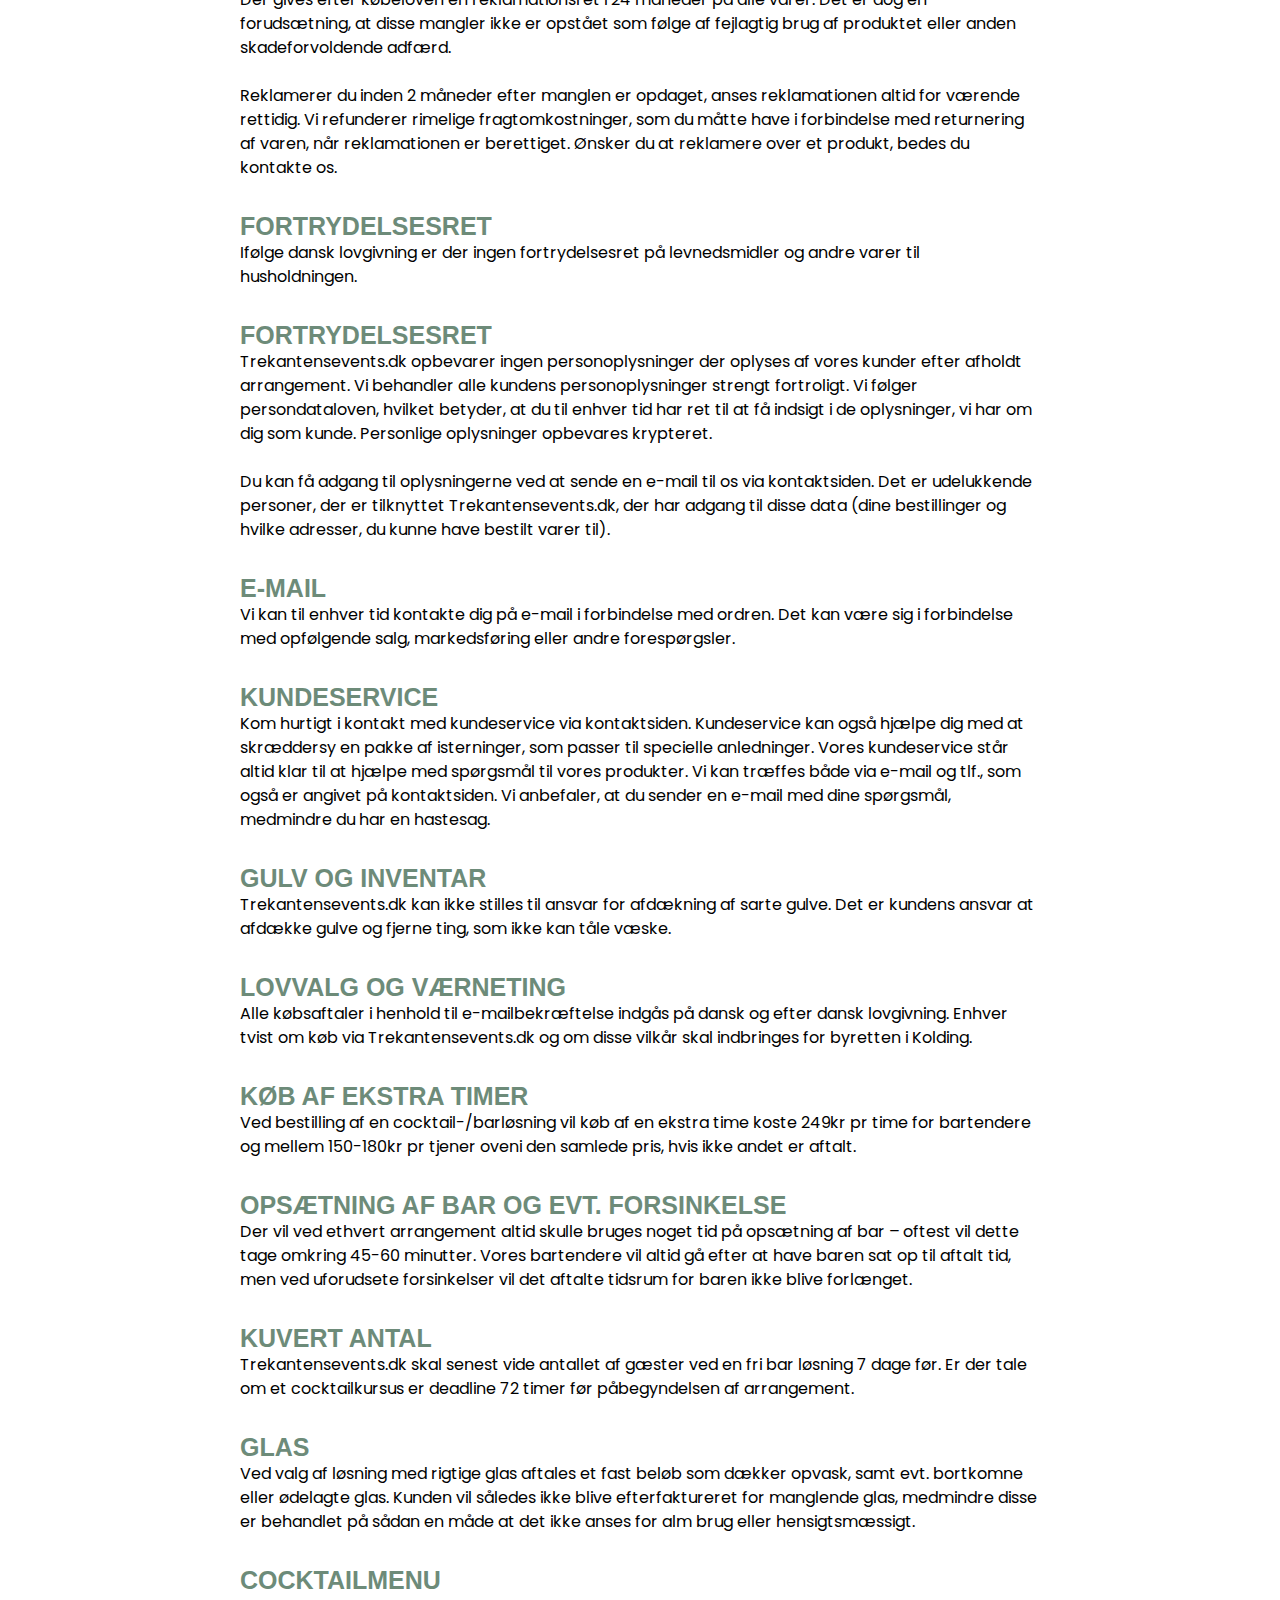
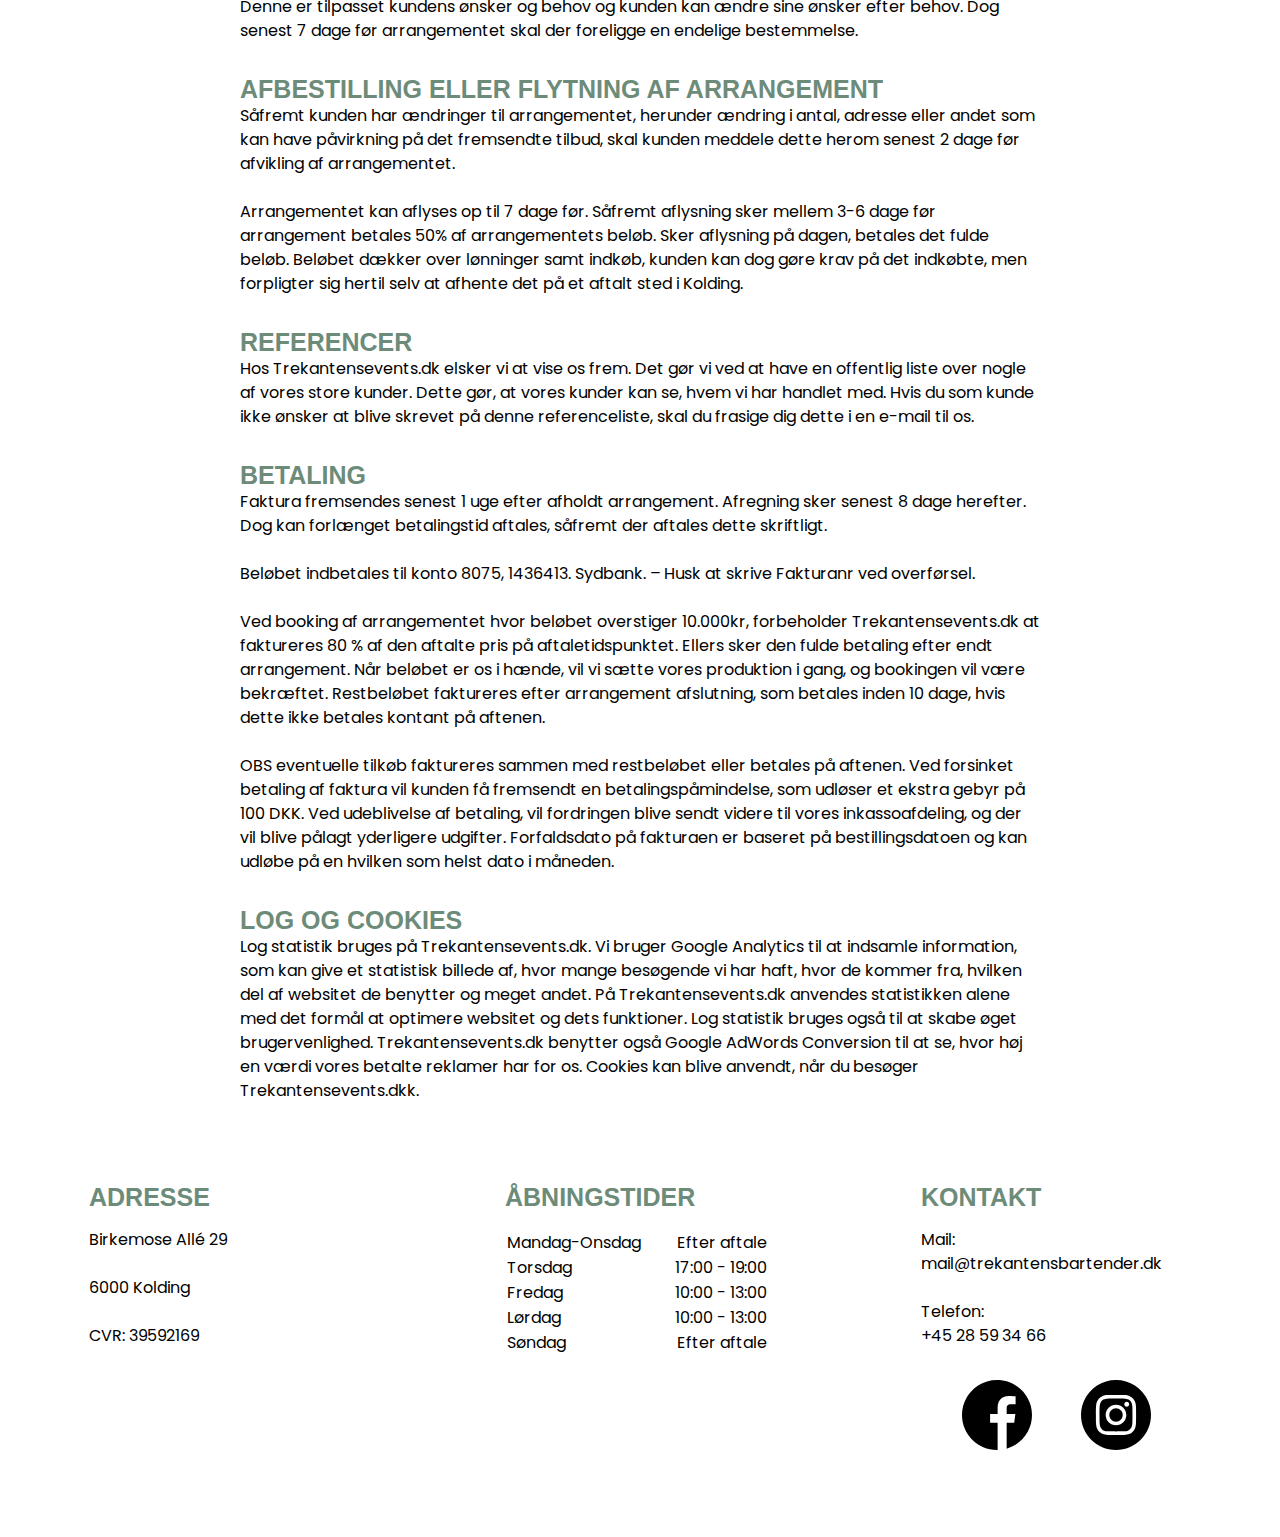
<file: omos.html>
<!DOCTYPE html>
<html lang="da">

<!-- (Simon & Natascha) -->
<head>
    <meta charset="utf-8">
    <meta http-equiv="X-UA-Compatible" content="IE=edge">
    <meta name="viewport" content="width=device-width, initial-scale=1">
    <meta name="keywords"
        content="Events, bartender, tjener, arrangementer, fest, bryllup, fødselsdag, cocktails, ginsmagning, cocktailkursus, fest, drinks" />
    <meta name="description" content="TrekantensEvents sørger for en uforglemmelig fest & oplevelse. 
    Vi laver pakkeløsninger til din fest & giver dig en skræddersyet løsning.">
    <meta name="og:title" property="og:title" content="TrekantensEvents">
    <meta name="twitter:card" content="TrekantensEvents">
    <link rel='shortcut icon' type='image/x-icon' href='img/favicon.ico' />
    <link rel="canonical" href="http://simonboehrnsknudsen.dk/trekantensevents/omos">


    <title>Trekantens Events ApS - Om os </title>
    <link rel="stylesheet" href="css/style.css">
    <link rel="preconnect" href="https://fonts.gstatic.com">
    <link
        href="https://fonts.googleapis.com/css2?family=Poppins:ital,wght@0,100;0,200;0,300;0,400;0,500;0,600;0,700;0,800;0,900;1,100;1,200;1,300;1,400;1,500;1,600;1,700;1,800;1,900&display=swap"
        rel="stylesheet">



	<!-- Ikoner -->
	<link rel="stylesheet" href="https://cdnjs.cloudflare.com/ajax/libs/font-awesome/5.15.3/css/all.min.css"
		integrity="sha512-iBBXm8fW90+nuLcSKlbmrPcLa0OT92xO1BIsZ+ywDWZCvqsWgccV3gFoRBv0z+8dLJgyAHIhR35VZc2oM/gI1w=="
		crossorigin="anonymous" referrerpolicy="no-referrer" />
</head>

<body>
    <!------------NAVIGATION (Natascha & Rigmor) ------------->
	<header>
		<nav>

			<div> <a href="index.html"><img src="img/logo.png" class="logo" alt="Logo - Trekantens Events"> </a> </div>

			<label for="btn" class="icon">
				<span class="fa fa-bars"></span>
			</label>
			<input type="checkbox" id="btn">

			<ul>
				<li><a href="index.html">FORSIDE</a></li>
				<li>
					<label for="btn-1" class="show">BARTENDERUDLEJNING <i class="fa fa-angle-down"></i></label>
					<a href="bartender.html">BARTENDERUDLEJNING <i class="fa fa-angle-down"></i></a>
					<input type="checkbox" id="btn-1">
					<ul>
						<li><a href="bartender.html#bartender-information-link">Information</a></li>
						<li><a href="bartender.html#bartender-priser-link">Priser</a></li>
						<li><a href="bartender.html#bartender-priser-link">Booking</a></li>
						<li><a href="bartender.html#bartender-drinkskort-link">Drinkskort</a></li>
					</ul>
				</li>

				<li>
					<label for="btn-2" class="show">TJENERUDLEJNING <i class="fa fa-angle-down"></i></label>
					<a href="tjener.html">TJENERUDLEJNING <i class="fa fa-angle-down"></i></a>
					<input type="checkbox" id="btn-2">
					<ul>
						<li><a href="tjener.html#tjener-information-link">Information</a></li>
						<li><a href="tjener.html#tjener-priser-link">Priser</a></li>
						<li><a href="tjener.html#tjener-priser-link">Booking</a></li>
					</ul>
				</li>

				<li>
					<label for="btn-3" class="show">ARRANGEMENTER <i class="fa fa-angle-down"></i></label>
					<a href="arrangementer.html">ARRANGEMENTER <i class="fa fa-angle-down"></i></a>
					<input type="checkbox" id="btn-3">
					<ul>
						<li><a href="arrangementer.html#arrangementer-cocktailkursus-link">Cocktailkursus</a></li>
						<li><a href="arrangementer.html#arrangementer-ginsmagning-link">Ginsmagning</a></li>
						<li><a href="arrangementer.html#arrangementer-fodselsdag-link">Fødselsdag</a></li>
						<li><a href="arrangementer.html#arrangementer-bryllup-link">Bryllup</a></li>
						<li><a href="arrangementer.html#arrangementer-julefrokost-link">Julefrokost</a></li>

					</ul>
				</li>

				<li>
					<a href="priser.html">PRISER</a>
				</li>

				<li>
					<a href="https://trekantensis.dk/">WEBSHOP</a>
				</li>

				<li>
					<label for="btn-4" class="show">OM OS <i class="fa fa-angle-down"></i></label>
					<a href="omos.html">OM OS <i class="fa fa-angle-down"></i></a>
					<input type="checkbox" id="btn-4">
					<ul>
						<li><a href="omos.html#omos-hvemervi-link">Hvem er vi</a></li>
						<li><a href="omos.html#omos-personale-link">Personale</a></li>
						<li><a href="omos.html#omos-handelsbetingelser-link">Handelsbetingelser</a></li>
					</ul>
				</li>

				<li>
					<a href="kontakt.html">KONTAKT</a>
				</li>

			</ul>

		</nav>
	</header>


	<!-- Main Content-->
	<main>
        <!----------- HERO BILLEDE + TEKST (Simon & Signe) ----------->
		<article>
			<div class="hero-image forsidehero">
				<div class="hero-text-boks">
					<h1 class="sidenavn">OM OS</h1>
					<p class="beskrivelse">
						Hvad end du er privatperson eller virksomhed, står vi for planlægning og afvikling af dit event.
						Vi tilbyder alt til mindre og mellemstore events. Ønsker du blot, at vi står for en del af dit
						arrangement, kan vi hjælpe med tjenere, bartendere eller is og drikkevarer.
					</p>
					<a class="btn-standard" href="kontakt.html">Indhent tilbud</a>
				</div>
			</div>
		</article>


		<!-- OM OS CONTENT (Signe & Rigmor) -->

		<!-- OM VIRKSOMHEDEN -->
		<article id="omos-hvemervi-link" class="om-os-vaerdier">
			<section>
				<h2>Hvem er vi?</h2>
				<p>

					Trekantens Events er grundlagt af Chris Jul Christensen og Mads Zeidler i 2018 med udgangspunkt i
					Trekantens Bartender og Trekantens Tjenerudlejning,
					som blev etableret af Chris i hhv. 2014 og 2015. <br> <br> Med udgangspunkt i Vores værdier om
					fleksibilitet,
					troværdighed og gennemsigtighed vil vi gøre dit event til den bedste oplevelse for dig, dine
					gæster. Alt sammen til rimelige priser.

				</p>

			</section>

			<section>
				<h2>Vores værdier</h2>
				<p>
					<b>Fleksibilitet:</b> <br>
					Vi skræddersyer løsninger til dit behov. <br> <br>

					<b>Troværdighed:</b> <br>
					Du skal kunne føle dig tryg, når du tiltror os at stå få dit arrangement. Den gode oplevelse
					skabes derfor både før, under og efter afviklingen af arrangementet. <br> <br>

					<b>Gennemsigtighed:</b> <br>
					Vi har fokus på, at give vores kunder fuld gennemsigtighed gennem hele processen, så I ved hvad der
					foregår og hvad I betaler for.


				</p>

			</section>


		</article>


		<!-- Om Chris - (Signe og Rigmor)-->
		<article id="omos-personale-link" class="standard-article-2sections">
			<div class="chris-img">
				<img src="img/chris-profil.webp" alt="Portrætbillede af Chris" loading="lazy">

			</div>

			<div class="ejer-text">



				<h2> Chris, Ejer</h2>
				<p>
					Chris er ejer, bartender og tjener. Han har været bartender i mere end 10 år på forskellige venues i
					København og omegn. Bl.a. har han været en årrække på Park Cafe og Nightclub Østerbro, Wallmans
					Cirkusbygningen, samt fungeret som freelance bartender for en række forskellige barvirksomheder i
					København. <br> <br>

					<i>“Min mange års erfaring bag baren har givet mig et unikt indblik i en verden, hvor kvalitet og
						service i høj grad hænger sammen. Trekantens Events tilbyder netop disse kvaliteter til jeres
						arrangement og vi vil være med til, at sikre at I får en uforglemmelig oplevelse."</i>
				</p>

			</div>

		</article>

		<!-- Personale (Simon & Natascha) -->
		<article class="personale-article">
			<h2>Personale</h2>
			<div class="personale-wrapper">


				<!-- Bartendere -->
				<section>
					<div class="personale-wrapper-content">
						<div>
							<img src="img/simon.webp" alt="Portrætbillede af Simon" loading="lazy">

							<h4>Simon - Bartender</h4>
							<p>
								Simon har været bartender i snart 15 år.
								Han har tidligere erfaring fra Daisy, hvor var ansat i 8 år. I det sidste årstid har han
								været at finde på The Irish Pub i Vejle.
								I 2010 blev han uddannet bartender ved Utopia Bartender Skole. Når han står bag baren
								går det stærkt, men der er hele tiden smil og service.
							</p>

						</div>

						<div>
							<img src="img/astrid.webp" alt="Portrætbillede af Astrid" loading="lazy">

							<h4>Astrid - Bartender</h4>

							<p>
								“Astrid har i lang tid tilhørt eliten inden for event, og nu er hun blevet en del af
								vores crew. Hun har flere års erfaring fra restaurationsbranchen, blandt andet Comwell
								Kellers Park, Club Foam, Old Irish Pub og en masse freelance jobs forskellige steder i
								landet. Astrid er god til at sætte gang i festen, men er samtidig yderst professionel.


							</p>

						</div>

						<div>
							<img src="img/benny.webp" alt="Portrætbillede af Benny" loading="lazy">

							<h4>Benny - Bartender</h4>
							<p>
								Benny er vores ”grand old man” og uden tvivl den af os der har været længst i branchen,
								små 22år.
								Han elsker at give sine gæster en fantastisk oplevelse.
								Han ved hvad service handler om og han giver sig altid 100% for sine gæster. Han er
								stabil og pålidelig når han står bag baren.

							</p>

						</div>

						<div>
							<img src="img/tobias.webp" alt="Portrætbillede af Tobias" loading="lazy">

							<h4>Tobias - Bartender</h4>

							<p>
								Tobias har et par års erfaring bag baren, på blandt andet Old Irish Pub,
								samt en del firmafester, fødselsdage, og andre arrangementer. Han har meget teknik,
								og evner at arbejde rigtig hurtigt uden at gå på kompromis med kvaliteten!

							</p>

						</div>

						<div>
							<img src="img/mette.webp" alt="Portrætbillede af Mette" loading="lazy">

							<h4>Mette - Bartender</h4>
							<p>Mette er en meget frisk, engageret, smilende og udadvendt bartender med 5 års erfaring.
								Hun har både arbejdet på bar, diskotek og cocktailbar.
								Derudover har hun arbejdet i to sæsoner som bartender i hhv. Golden sands og Sunny
								Beach.
							</p>

						</div>

						<div>
							<img src="img/rikke.webp" alt="Portrætbillede af Rikke" loading="lazy">

							<h4>Rikke - Bartender</h4>


						</div>

						<div>
							<img src="img/kommer-snart.png" alt="Portrætbillede - Kommer snart" loading="lazy">

							<h4>Mette S - Bartender</h4>


						</div>

						<div>
							<img src="img/kommer-snart.png" alt="Portrætbillede - Kommer snart" loading="lazy">

							<h4>Michelle - Bartender</h4>


						</div>

						<div>
							<img src="img/kommer-snart.png" alt="Portrætbillede - Kommer snart" loading="lazy">

							<h4>Rikke - Bartender</h4>


						</div>


						<div>
							<img src="img/kommer-snart.png" alt="Portrætbillede - Kommer snart" loading="lazy">

							<h4>Christian - Bartender</h4>


						</div>




					</div>

				</section>
				<!-- Tjenere -->

				<section>
					<h3>Tjenere</h3>
					<div class="personale-wrapper-content">


						<div>
							<img src="img/camilla.webp" alt="Portrætbillede af Camilla" loading="lazy">

							<h4>Camilla - Medejer & Bartender</h4>

							<p>
								Som medejer af trekantenstjenerudlejning er det bl.a.
								Camillas opgave at sikre at det hele går efter planen. Hendes evne til at koordinerer,
								strukturerer, planlægge og samtidig smile og bevarer overblikket er uden lige.
								Værterne og gæsterne skal have den bedste oplevelse og det vil Camilla altid sikre før
								jeres arrangement slutter.
							</p>

						</div>

						<div>
							<img src="img/rikketjener.webp" alt="Portrætbillede af Rikke" loading="lazy">

							<h4>Rikke - Overtjener</h4>

							<p>
								Med erfaring fra bl.a. Hejse Kro, er Rikke vores mere erfarne selskabstjener.
								Hun kender til mange af de traditioner der følger med når man serverer til f.eks. et
								bryllup.
								Rikke har sans for kvalitet, detaljer og godt humør og hun forstår at give gæsten en
								fuldendt oplevelse.

							</p>

						</div>

						<div>
							<img src="img/jessie.webp" alt="Portrætbillede af Jessie" loading="lazy">

							<h4>Jessie - Tjener</h4>

							<p>
								Jessie er vant til at agere daglig værtinde og være det ledende ansigt udadtil.
								“Alle skal føle sig i godt selskab og jeg vil gøre mit bedste for at alle har det godt
								og får en god oplevelse.”
							</p>

						</div>

						<div>
							<img src="img/natasja.webp" alt="Portrætbillede af Natasja" loading="lazy">

							<h4>Natasja - Tjener</h4>
							<p>
								Natasja er en struktureret, smilende og erfaren tjener med overskud!
								Jeg har flere års erfaring fra servicebranchen - Erhvervserfaringen har givet hende et
								indblik i, hvor vigtigt det er,
								at yde en professionel og god service samt være nærværende for at kunne imødekomme
								gæsternes behov og ønsker bedst muligt.
							</p>

						</div>

						<div>
							<img src="img/silja.webp" alt="Portrætbillede af Silja" loading="lazy">

							<h4>Silja - Tjener</h4>

							<p>
								Silja er meget struktureret i sit arbejde og går meget op i at det hele spiller, at alle
								detaljer er på plads fra start til slut.
								Hun er utrolig arbejdsom og har altid styr på hvad der sker på det gældende event.
								Hun er vant til stressede situationer og ved hvordan det skal tackles på bedste måde.”
							</p>

						</div>

						<div>
							<img src="img/nadja.webp"  alt="Portrætbillede af Nadja" loading="lazy">

							<h4>Nadja - Tjener</h4>

							<p>
								Nadja er en meget udadvendt og smilende person.
								Gennem sin erhvervserfaring kender hun til vigtigheden af at yde en god service, og i at
								kunne kommunikere med gæsten,
								for at kunne opfylde deres behov og ønsker bedst muligt.
							</p>

						</div>

						<div>
							<img src="img/sofie.webp" alt="Portrætbillede af Sofie" loading="lazy">

							<h4>Sofie - Tjener</h4>

							<p>
								“Jeg er en glad, smilende og imødekommende person, som vil sørger for at I for en god
								service.
								Jeg vil vil gøre alt hvad jeg kan for at I kan nyde jeres arrangement, og nyde jeres
								selskab.
								Jeg går meget op i struktur, efter en del års erfaring inde for service branchen,
								som gør at jeg kan have flere bolde i luften og derved gøre jeres arrangement til en
								fuldendt oplevelse”
							</p>

						</div>


						<div>
							<img src="img/kommer-snart.png" alt="Portrætbillede - Kommer snart" loading="lazy">

							<h4>Mads - Tjener</h4>


						</div>


						<div>
							<img src="img/kommer-snart.png" alt="Portrætbillede - Kommer snart" loading="lazy">

							<h4>Trine - Tjener</h4>


						</div>


						<div>
							<img src="img/kommer-snart.png" alt="Portrætbillede - Kommer snart" loading="lazy">

							<h4>Karina - Tjener</h4>


						</div>

						<div>
							<img src="img/kommer-snart.png" alt="Portrætbillede - Kommer snart" loading="lazy">

							<h4>Kristina - Tjener & Bartender</h4>


						</div>


						<div>
							<img src="img/kommer-snart.png" alt="Portrætbillede - Kommer snart" loading="lazy">

							<h4>Anna - Tjener & Bartender</h4>


						</div>




					</div>

				</section>
			</div>

		</article>

		<!-- Handelsbetingelser (Signe & Rigmor)-->
		<article id="omos-handelsbetingelser-link" class="handelsbetingelser-article">
			<h2>Handelsbetingelser</h2>

			<div class="handelsbetingelser-grid">
				<section class="handelsbetingelser-section">
					<h3>Betingelser</h3>

					<p>Disse betingelser er skrevet for at beskytte begge parter, når der indgås en handel.
						Vi har opstillet et fælles regelsæt, så der ikke er nogen tvivl om, hvordan spillereglerne er.
						Dette er lavet for at danne et fælles grundlag for en god oplevelse.
						Nedenstående vilkår er gældende for alle aftaler indgået med Trekantensevents.dk.</p>

				</section>

				<section class="handelsbetingelser-section">
					<h3>Priser</h3>

					<p>Vi tager forbehold for fejl i de angivne priser på hjemmesiden.
						Alle de oplyste priser er eksl. moms, medmindre andet er angivet. Trekantensevents.dk kan til
						enhver tid ændre de angivne priser,
						hvis dette bliver nødvendigt.
						Afholdes jobbet på 1. sal eller højere kan der pålægges ekstra gebyr i forhold til
						arbejdsbyrden.
					</p>

				</section>

				<section class="handelsbetingelser-section">
					<h3>Tilfredshedsgaranti</h3>

					<p>Hos Trekantensevents.dk har vi tilfredshedsgaranti.
						Hvis du ikke er tilfreds med produktet, så lad os endelig høre fra dig, så vi kan finde en
						passende
						kompensation.</p>

				</section>

				<section class="handelsbetingelser-section">
					<h3>Reklamation</h3>

					<p>Der gives efter købeloven en reklamationsret i 24 måneder på alle varer. Det er dog en
						forudsætning,
						at disse mangler ikke er opstået som følge af fejlagtig brug af produktet eller anden
						skadeforvoldende adfærd. <br> <br>
						Reklamerer du inden 2 måneder efter manglen er opdaget, anses reklamationen altid for værende
						rettidig.
						Vi refunderer rimelige fragtomkostninger, som du måtte have i forbindelse med returnering af
						varen,
						når reklamationen er berettiget. Ønsker du at reklamere over et produkt, bedes du kontakte os.
					</p>

				</section>

				<section class="handelsbetingelser-section">
					<h3>Fortrydelsesret</h3>

					<p>Ifølge dansk lovgivning er der ingen fortrydelsesret på levnedsmidler og andre varer til
						husholdningen.
					</p>

				</section>

				<section class="handelsbetingelser-section">
					<h3>Fortrydelsesret</h3>

					<p>Trekantensevents.dk opbevarer ingen personoplysninger der oplyses af vores kunder efter afholdt
						arrangement.
						Vi behandler alle kundens personoplysninger strengt fortroligt.
						Vi følger persondataloven, hvilket betyder, at du til enhver tid har ret til at få indsigt i de
						oplysninger,
						vi har om dig som kunde. Personlige oplysninger opbevares krypteret. <br> <br>
						Du kan få adgang til oplysningerne ved at sende en e-mail til os via kontaktsiden. Det er
						udelukkende personer,
						der er tilknyttet Trekantensevents.dk,
						der har adgang til disse data (dine bestillinger og hvilke adresser, du kunne have bestilt varer
						til).</p>

				</section>

				<section class="handelsbetingelser-section">
					<h3>E-mail</h3>

					<p>Vi kan til enhver tid kontakte dig på e-mail i forbindelse med ordren.
						Det kan være sig i forbindelse med opfølgende salg, markedsføring eller andre forespørgsler.</p>

				</section>

				<section class="handelsbetingelser-section">
					<h3>Kundeservice</h3>

					<p>Kom hurtigt i kontakt med kundeservice via kontaktsiden.
						Kundeservice kan også hjælpe dig med at skræddersy en pakke af isterninger, som passer til
						specielle
						anledninger.
						Vores kundeservice står altid klar til at hjælpe med spørgsmål til vores produkter.
						Vi kan træffes både via e-mail og tlf., som også er angivet på kontaktsiden.
						Vi anbefaler, at du sender en e-mail med dine spørgsmål, medmindre du har en hastesag.</p>

				</section>

				<section class="handelsbetingelser-section">
					<h3>Gulv og inventar</h3>

					<p>Trekantensevents.dk kan ikke stilles til ansvar for afdækning af sarte gulve.
						Det er kundens ansvar at afdække gulve og fjerne ting, som ikke kan tåle væske.</p>

				</section>

				<section class="handelsbetingelser-section">
					<h3>Lovvalg og værneting</h3>

					<p>Alle købsaftaler i henhold til e-mailbekræftelse indgås på dansk og efter dansk lovgivning.
						Enhver tvist om køb via Trekantensevents.dk og om disse vilkår skal indbringes for byretten i
						Kolding.</p>

				</section>

				<section class="handelsbetingelser-section">
					<h3>Køb af ekstra timer</h3>

					<p>Ved bestilling af en cocktail-/barløsning vil køb af en ekstra time koste 249kr pr time for
						bartendere og mellem 150-180kr
						pr tjener oveni den samlede pris, hvis ikke andet er aftalt.</p>

				</section>



				<section class="handelsbetingelser-section">
					<h3>Opsætning af bar og evt. forsinkelse</h3>

					<p>Der vil ved ethvert arrangement altid skulle bruges noget tid på opsætning af bar – oftest vil
						dette
						tage omkring 45-60 minutter.
						Vores bartendere vil altid gå efter at have baren sat op til aftalt tid, men ved uforudsete
						forsinkelser vil det aftalte tidsrum for baren ikke blive forlænget.</p>

				</section>



				<section class="handelsbetingelser-section">
					<h3>Kuvert antal</h3>

					<p>Trekantensevents.dk skal senest vide antallet af gæster ved en fri bar løsning 7 dage før.
						Er der tale om et cocktailkursus er deadline 72 timer før påbegyndelsen af arrangement.</p>

				</section>



				<section class="handelsbetingelser-section">
					<h3>Glas</h3>

					<p>Ved valg af løsning med rigtige glas aftales et fast beløb som dækker opvask, samt evt. bortkomne
						eller ødelagte glas.
						Kunden vil således ikke blive efterfaktureret for manglende glas,
						medmindre disse er behandlet på sådan en måde at det ikke anses for alm brug eller
						hensigtsmæssigt.
					</p>

				</section>




				<section class="handelsbetingelser-section">
					<h3>Cocktailmenu</h3>

					<p>Denne er tilpasset kundens ønsker og behov og kunden kan ændre sine ønsker efter behov.
						Dog senest 7 dage før arrangementet skal der foreligge en endelige bestemmelse.
					</p>

				</section>



				<section class="handelsbetingelser-section">
					<h3>Afbestilling eller flytning af arrangement</h3>

					<p>Såfremt kunden har ændringer til arrangementet, herunder ændring i antal,
						adresse eller andet som kan have påvirkning på det fremsendte tilbud,
						skal kunden meddele dette herom senest 2 dage før afvikling af arrangementet. <br> <br>

						Arrangementet kan aflyses op til 7 dage før. Såfremt aflysning sker mellem 3-6 dage før
						arrangement
						betales 50% af arrangementets beløb.
						Sker aflysning på dagen, betales det fulde beløb.
						Beløbet dækker over lønninger samt indkøb, kunden kan dog gøre krav på det indkøbte,
						men forpligter sig hertil selv at afhente det på et aftalt sted i Kolding.
					</p>

				</section>

				<section class="handelsbetingelser-section">
					<h3>Referencer</h3>

					<p>Hos Trekantensevents.dk elsker vi at vise os frem.
						Det gør vi ved at have en offentlig liste over nogle af vores store kunder. Dette gør, at vores
						kunder kan se,
						hvem vi har handlet med. Hvis du som kunde ikke ønsker at blive skrevet på denne referenceliste,
						skal du frasige dig dette i en e-mail til os.
					</p>

				</section>


				<section class="handelsbetingelser-section">
					<h3>Betaling</h3>

					<p>Faktura fremsendes senest 1 uge efter afholdt arrangement. Afregning sker senest 8 dage herefter.
						Dog kan forlænget betalingstid aftales, såfremt der aftales dette skriftligt. <br> <br>

						Beløbet indbetales til konto 8075, 1436413. Sydbank. – Husk at skrive Fakturanr ved overførsel.
						<br>
						<br>

						Ved booking af arrangementet hvor beløbet overstiger 10.000kr, forbeholder Trekantensevents.dk
						at faktureres 80 % af den aftalte pris på aftaletidspunktet.
						Ellers sker den fulde betaling efter endt arrangement. Når beløbet er os i hænde, vil vi sætte
						vores
						produktion i gang,
						og bookingen vil være bekræftet. Restbeløbet faktureres efter arrangement afslutning, som
						betales
						inden 10 dage,
						hvis dette ikke betales kontant på aftenen. <br> <br>

						OBS eventuelle tilkøb faktureres sammen med restbeløbet eller betales på aftenen.
						Ved forsinket betaling af faktura vil kunden få fremsendt en betalingspåmindelse, som udløser et
						ekstra gebyr på 100 DKK.
						Ved udeblivelse af betaling, vil fordringen blive sendt videre til vores inkassoafdeling, og der
						vil
						blive pålagt yderligere udgifter.
						Forfaldsdato på fakturaen er baseret på bestillingsdatoen og kan udløbe på en hvilken som helst
						dato
						i måneden.
					</p>

				</section>


				<section class="handelsbetingelser-section">
					<h3>Log og cookies</h3>

					<p>Log statistik bruges på Trekantensevents.dk.
						Vi bruger Google Analytics til at indsamle information, som kan give et statistisk billede af,
						hvor mange besøgende vi har haft, hvor de kommer fra, hvilken del af websitet de benytter og
						meget
						andet.
						På Trekantensevents.dk anvendes statistikken alene med det formål at optimere websitet og dets
						funktioner.
						Log statistik bruges også til at skabe øget brugervenlighed. Trekantensevents.dk benytter også
						Google AdWords Conversion til at se,
						hvor høj en værdi vores betalte reklamer har for os. Cookies kan blive anvendt, når du besøger
						Trekantensevents.dkk.</p>

				</section>
			</div>

		</article>
	</main>


    <!---------------- FOOTER (SIMON & SIGNE) ------------>
    <footer>


        <div>
            <div class="footer-content-wrapper">
                <h3>Adresse</h3>
                <p>
                    Birkemose Allé 29 <br> <br>

                    6000 Kolding <br> <br>

                    CVR: 39592169

                </p>
            </div>
        </div>


        <div>
            <div class="footer-content-wrapper">
                <h3>Åbningstider</h3>
                <table>

                    <tr>
                        <td>Mandag-Onsdag</td>
                        <td>Efter aftale</td>
                    </tr>

                    <tr>
                        <td>Torsdag</td>
                        <td>17:00 - 19:00</td>
                    </tr>

                    <tr>
                        <td>Fredag</td>
                        <td>10:00 - 13:00</td>
                    </tr>

                    <tr>
                        <td>Lørdag</td>
                        <td>10:00 - 13:00</td>
                    </tr>

                    <tr>
                        <td>Søndag</td>
                        <td>Efter aftale</td>
                    </tr>

                </table>
            </div>
        </div>



        <div>
            <div class="footer-content-wrapper">
                <h3>Kontakt</h3>
                <p>
                    Mail: <br>
                    mail@trekantensbartender.dk <br> <br>
                    Telefon: <br>
                    +45 28 59 34 66

                </p>

                    <div class="footer-socialmedia">
                        <a href="https://www.facebook.com/trekantensbartender/">
                            <img src="img/facebook.svg" alt="Facebook ikon">
                        </a>

                        <a href="https://www.instagram.com/trekantenstjenerudlejning/">
                            <img src="img/instagram.svg" alt="Instagram ikon">
                        </a>
                    </div>
             
            </div>
        </div>

    </footer>


  <!----------- POPUP CHAT (RIGMOR & SIGNE) ----------->

  <button class="open-button" onclick="openForm()"><i class='far fa-comment-dots'></i>CHAT MED OS HER</button>

  <div class="chat-popup" id="myForm">
      <form class="form-container">
          <div class="billede">
              <img class="billede" src="img/logo.png" alt="Logo - Trekantens Events">
          </div>

          <label class="chatboxtext" for="msg">Vi bestræber os på at svare indenfor 2-3 timer</label>
          <textarea class="skrivher" placeholder="Skriv din besked her..." name="msg" id="msg" required></textarea>

          <button onclick="alertFunction()" type="submit" class="btn">SEND BESKED</button>
          <button type="button" class="btn cancel" onclick="closeForm()">LUK CHAT VINDUE</button>
      </form>
  </div>

    <script src="js/trekantensscript.js"></script>

</body>

</html>
</file>
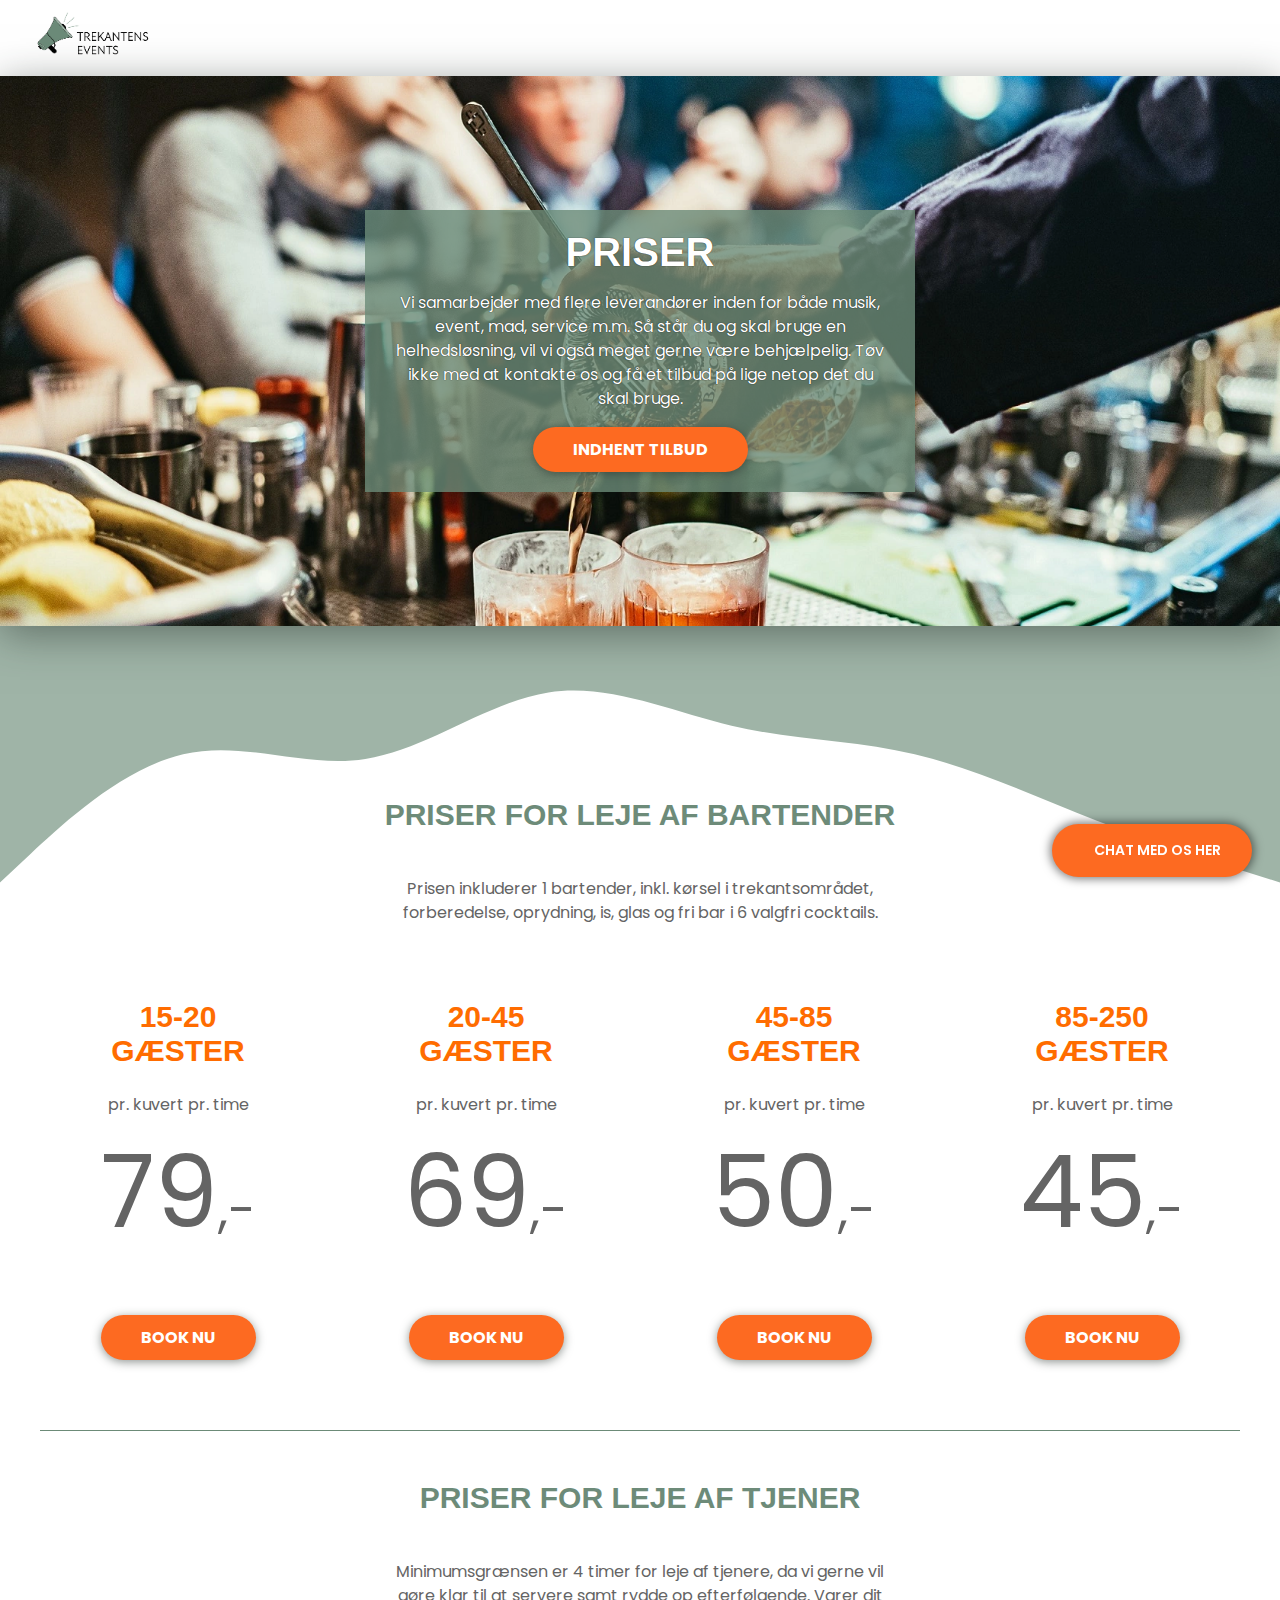
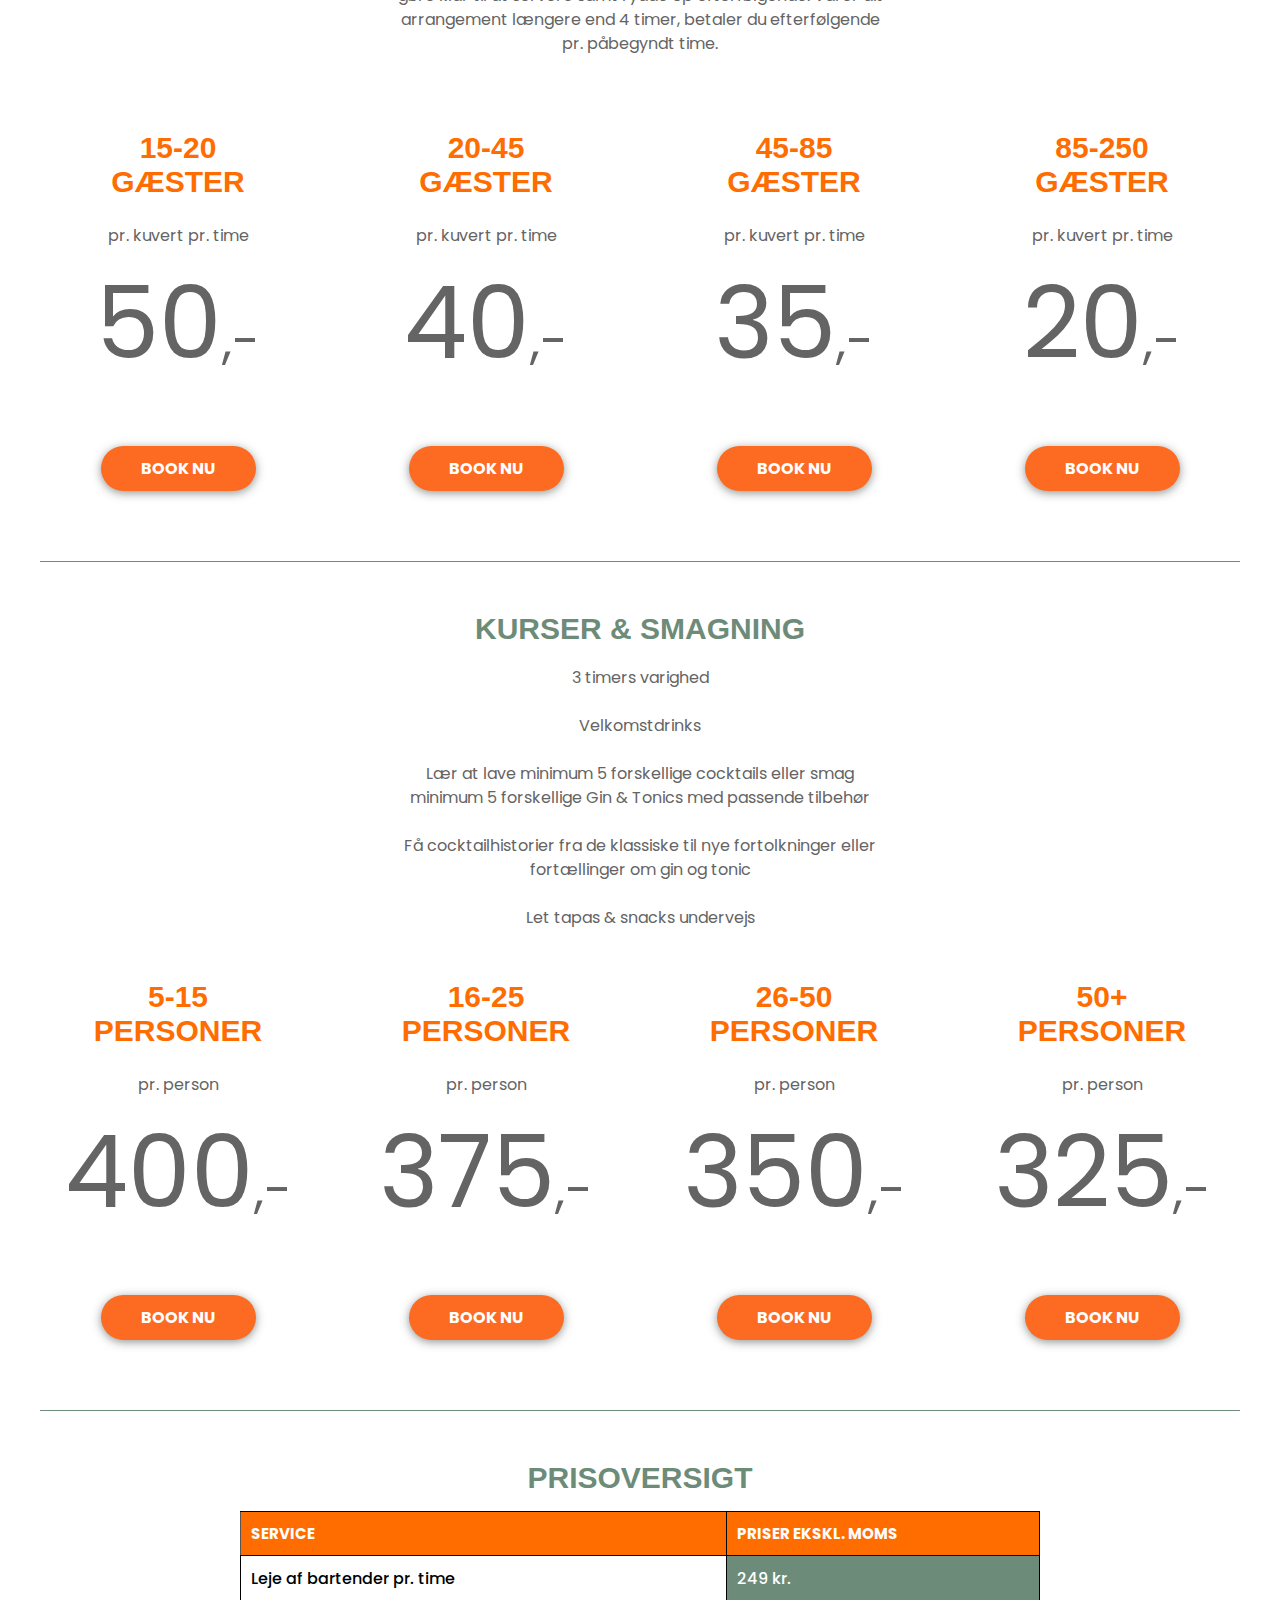
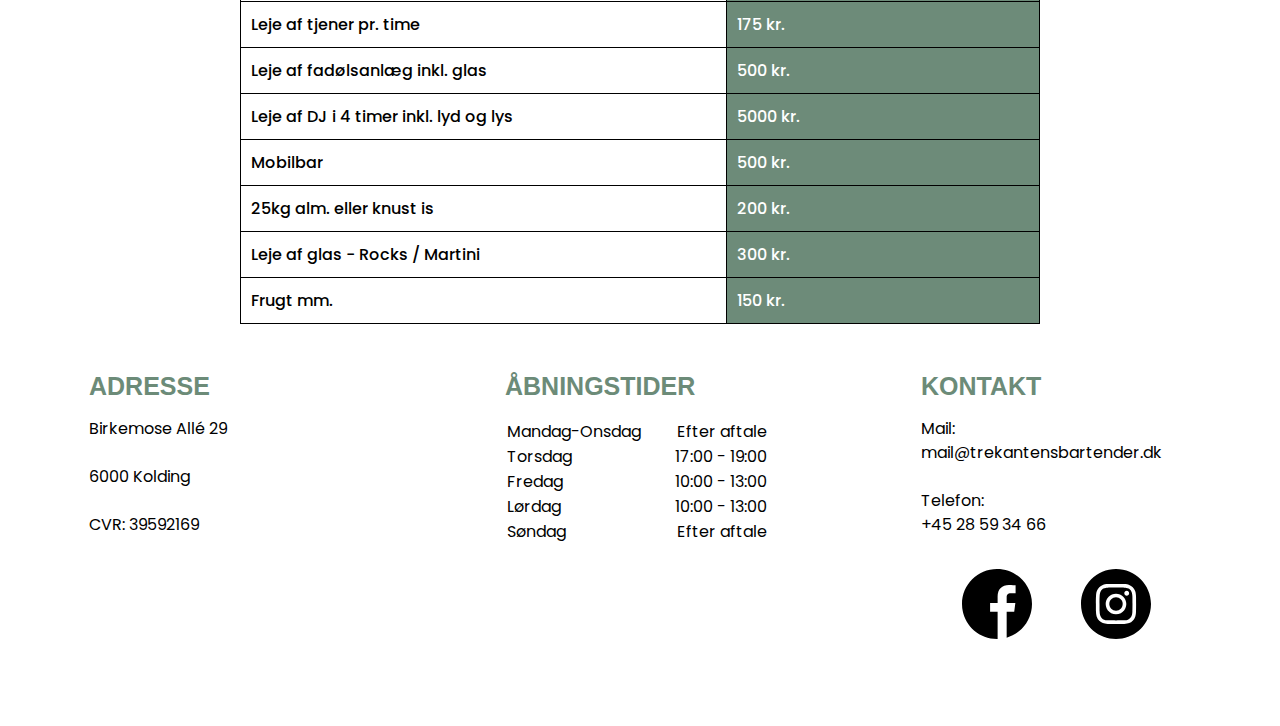
<file: priser.html>
<!DOCTYPE html>
<html lang="da">

<!-- (Simon & Natascha) -->

<head>
    <meta charset="utf-8">
    <meta http-equiv="X-UA-Compatible" content="IE=edge">
    <meta name="viewport" content="width=device-width, initial-scale=1">
    <meta name="keywords"
        content="Events, bartender, tjener, arrangementer, fest, bryllup, fødselsdag, cocktails, ginsmagning, cocktailkursus, fest, drinks" />
    <meta name="description" content="TrekantensEvents sørger for en uforglemmelig fest & oplevelse. 
    Vi laver pakkeløsninger til din fest & giver dig en skræddersyet løsning.">
    <meta name="og:title" property="og:title" content="TrekantensEvents">
    <meta name="twitter:card" content="TrekantensEvents">
    <link rel='shortcut icon' type='image/x-icon' href='img/favicon.ico' />
    <link rel="canonical" href="http://simonboehrnsknudsen.dk/trekantensevents/priser">


    <title>Trekantens Events ApS - Priser </title>
    <link rel="stylesheet" href="css/style.css">
    <link rel="preconnect" href="https://fonts.gstatic.com">
    <link
        href="https://fonts.googleapis.com/css2?family=Poppins:ital,wght@0,100;0,200;0,300;0,400;0,500;0,600;0,700;0,800;0,900;1,100;1,200;1,300;1,400;1,500;1,600;1,700;1,800;1,900&display=swap"
        rel="stylesheet">


    <!-- Ikoner -->
    <link rel="stylesheet" href="https://cdnjs.cloudflare.com/ajax/libs/font-awesome/5.15.3/css/all.min.css"
        integrity="sha512-iBBXm8fW90+nuLcSKlbmrPcLa0OT92xO1BIsZ+ywDWZCvqsWgccV3gFoRBv0z+8dLJgyAHIhR35VZc2oM/gI1w=="
        crossorigin="anonymous" referrerpolicy="no-referrer" />
</head>

<body>

    <!------------NAVIGATION (Natascha & Rigmor) ------------->
    <header>
        <nav>


            <div> <a href="index.html"><img src="img/logo.png" class="logo" alt="Logo - Trekantens Events"> </a> </div>

            <label for="btn" class="icon">
                <span class="fa fa-bars"></span>
            </label>
            <input type="checkbox" id="btn">

            <ul>
                <li><a href="index.html">FORSIDE</a></li>
                <li>
                    <label for="btn-1" class="show">BARTENDERUDLEJNING <i class="fa fa-angle-down"></i></label>
                    <a href="bartender.html">BARTENDERUDLEJNING <i class="fa fa-angle-down"></i></a>
                    <input type="checkbox" id="btn-1">
                    <ul>
                        <li><a href="bartender.html#bartender-information-link">Information</a></li>
                        <li><a href="bartender.html#bartender-priser-link">Priser</a></li>
                        <li><a href="bartender.html#bartender-priser-link">Booking</a></li>
                        <li><a href="bartender.html#bartender-drinkskort-link">Drinkskort</a></li>
                    </ul>
                </li>

                <li>
                    <label for="btn-2" class="show">TJENERUDLEJNING <i class="fa fa-angle-down"></i></label>
                    <a href="tjener.html">TJENERUDLEJNING <i class="fa fa-angle-down"></i></a>
                    <input type="checkbox" id="btn-2">
                    <ul>
                        <li><a href="tjener.html#tjener-information-link">Information</a></li>
                        <li><a href="tjener.html#tjener-priser-link">Priser</a></li>
                        <li><a href="tjener.html#tjener-priser-link">Booking</a></li>
                    </ul>
                </li>

                <li>
                    <label for="btn-3" class="show">ARRANGEMENTER <i class="fa fa-angle-down"></i></label>
                    <a href="arrangementer.html">ARRANGEMENTER <i class="fa fa-angle-down"></i></a>
                    <input type="checkbox" id="btn-3">
                    <ul>
                        <li><a href="arrangementer.html#arrangementer-cocktailkursus-link">Cocktailkursus</a></li>
                        <li><a href="arrangementer.html#arrangementer-ginsmagning-link">Ginsmagning</a></li>
                        <li><a href="arrangementer.html#arrangementer-fodselsdag-link">Fødselsdag</a></li>
                        <li><a href="arrangementer.html#arrangementer-bryllup-link">Bryllup</a></li>
                        <li><a href="arrangementer.html#arrangementer-julefrokost-link">Julefrokost</a></li>

                    </ul>
                </li>

                <li>
                    <a href="priser.html">PRISER</a>
                </li>

                <li>
                    <a href="https://trekantensis.dk/">WEBSHOP</a>
                </li>

                <li>
                    <label for="btn-4" class="show">OM OS <i class="fa fa-angle-down"></i></label>
                    <a href="omos.html">OM OS <i class="fa fa-angle-down"></i></a>
                    <input type="checkbox" id="btn-4">
                    <ul>
                        <li><a href="omos.html#omos-hvemervi-link">Hvem er vi</a></li>
                        <li><a href="omos.html#omos-personale-link">Personale</a></li>
                        <li><a href="omos.html#omos-handelsbetingelser-link">Handelsbetingelser</a></li>
                    </ul>
                </li>

                <li>
                    <a href="kontakt.html">KONTAKT</a>
                </li>

            </ul>

        </nav>
    </header>

    <!-- MAIN CONTENT -->
    <main>


        <!----------- HERO BILLEDE + TEKST (Simon & Signe) ----------->
        <article>
            <div class="hero-image forsidehero">
                <div class="hero-text-boks">
                    <h1 class="sidenavn"> PRISER</h1>
                    <p class="beskrivelse">
                        Vi samarbejder med flere leverandører inden for både musik, event, mad, service m.m.
                        Så står du og skal bruge en helhedsløsning, vil vi også meget gerne være behjælpelig.
                        Tøv ikke med at kontakte os og få et tilbud på lige netop det du skal bruge.
                    </p>
                    <a class="btn-standard" href="kontakt.html">Indhent tilbud</a>
                </div>
            </div>
        </article>



        <div class="wave-svg">
            <img src="img/wave.svg" alt="">
        </div>


       <!----------- PRIS PR GÆST PR TIME (Simon & Rigmor) ----------->
        <article class="prisoversigt">


            <h2 class="estimeret">PRISER FOR LEJE AF BARTENDER</h2>
            <br>
            <p class="estimeret2">Prisen inkluderer 1 bartender, inkl. kørsel i trekantsområdet, forberedelse,
                oprydning, is, glas og fri bar i 6 valgfri cocktails.
            </p>
            <br>

            <div class="indhent-container borderline">
                <div class="indhent-lillecontainer">
                    <h3>15-20 <br> GÆSTER</h3>
                    <br>
                    <p>pr. kuvert pr. time</p>
                    <p class="pris">79<span class="kr">,-</span></p>
                    <a class="btn-standard btnpris" href="kontakt.html">BOOK NU</a>
                </div>


                <div class="indhent-lillecontainer">
                    <h3>20-45<br> GÆSTER</h3>
                    <br>
                    <p>pr. kuvert pr. time</p>
                    <p class="pris">69<span class="kr">,-</span></p>
                    <a class="btn-standard btnpris" href="kontakt.html">BOOK NU</a>
                </div>


                <div class="indhent-lillecontainer">
                    <h3>45-85<br> GÆSTER</h3>
                    <br>
                    <p>pr. kuvert pr. time</p>
                    <p class="pris">50<span class="kr">,-</span></p>
                    <a class="btn-standard btnpris" href="kontakt.html">BOOK NU</a>
                </div>

                <div class="indhent-lillecontainer">
                    <h3>85-250<br> GÆSTER</h3>
                    <br>
                    <p>pr. kuvert pr. time</p>
                    <p class="pris">45<span class="kr">,-</span></p>
                    <a class="btn-standard btnpris" href="kontakt.html">BOOK NU</a>
                </div>
            </div>
        </article>


         <!----------- PRIS PR GÆST PR TIME (Simon & Rigmor) ----------->
        <article class="prisoversigt">


            <h2 class="estimeret">PRISER FOR LEJE AF TJENER</h2>
            <br>
            <p class="estimeret2">Minimumsgrænsen er 4 timer for leje af tjenere, da vi gerne vil gøre klar til at
                servere samt rydde op efterfølgende. Varer dit arrangement længere end 4 timer, betaler du efterfølgende
                pr. påbegyndt time.

            </p>
            <br>

            <div class="indhent-container borderline">
                <div class="indhent-lillecontainer">
                    <h3>15-20 <br> GÆSTER</h3>
                    <br>
                    <p>pr. kuvert pr. time</p>
                    <p class="pris">50<span class="kr">,-</span></p>
                    <a class="btn-standard btnpris" href="kontakt.html">BOOK NU</a>
                </div>


                <div class="indhent-lillecontainer">
                    <h3>20-45<br> GÆSTER</h3>
                    <br>
                    <p>pr. kuvert pr. time</p>
                    <p class="pris">40<span class="kr">,-</span></p>
                    <a class="btn-standard btnpris" href="kontakt.html">BOOK NU</a>
                </div>


                <div class="indhent-lillecontainer">
                    <h3>45-85<br> GÆSTER</h3>
                    <br>
                    <p>pr. kuvert pr. time</p>
                    <p class="pris">35<span class="kr">,-</span></p>
                    <a class="btn-standard btnpris" href="kontakt.html">BOOK NU</a>
                </div>

                <div class="indhent-lillecontainer">
                    <h3>85-250<br> GÆSTER</h3>
                    <br>
                    <p>pr. kuvert pr. time</p>
                    <p class="pris">20<span class="kr">,-</span></p>
                    <a class="btn-standard btnpris" href="kontakt.html">BOOK NU</a>
                </div>
            </div>
        </article>


        <!----------- PRISOVERSIGT KURSER&SMAGNING (Natascha & Signe) ----------->
        <article class="prisoversigt">

            <h2 class="estimeret">KURSER & SMAGNING</h2>
            <p class="estimeret2">

                3 timers varighed <br> <br>
                Velkomstdrinks <br> <br>
                Lær at lave minimum 5 forskellige cocktails eller smag minimum 5 forskellige Gin & Tonics med passende
                tilbehør <br> <br>
                Få cocktailhistorier fra de klassiske til nye fortolkninger eller fortællinger om gin og tonic <br> <br>
                Let tapas & snacks undervejs
            </p>

            <div class="indhent-container borderline">
                <div class="indhent-lillecontainer">
                    <h3>5-15 <br> PERSONER</h3>
                    <br>
                    <p>pr. person</p>
                    <p class="pris">400<span class="kr">,-</span></p>
                    <a class="btn-standard btnpris" href="kontakt.html">BOOK NU</a>
                </div>


                <div class="indhent-lillecontainer">
                    <h3>16-25<br> PERSONER</h3>
                    <br>
                    <p>pr. person</p>
                    <p class="pris">375<span class="kr">,-</span></p>
                    <a class="btn-standard btnpris" href="kontakt.html">BOOK NU</a>
                </div>


                <div class="indhent-lillecontainer">
                    <h3>26-50<br> PERSONER</h3>
                    <br>
                    <p>pr. person</p>
                    <p class="pris">350<span class="kr">,-</span></p>
                    <a class="btn-standard btnpris" href="kontakt.html">BOOK NU</a>
                </div>

                <div class="indhent-lillecontainer">
                    <h3>50+<br> PERSONER</h3>
                    <br>
                    <p>pr. person</p>
                    <p class="pris">325<span class="kr">,-</span></p>
                    <a class="btn-standard btnpris" href="kontakt.html">BOOK NU</a>
                </div>
            </div>
        </article>

        <!-- PRISOVERSIGT - (Simon & Natascha) -->
        <article class="priser-prisoversigt-tabel">
            <h2>Prisoversigt</h2>
            <table class="priser-prisoversigt-tabel">
                <thead>
                    <tr>
                        <th>Service</th>
                        <th>Priser ekskl. moms</th>
                    </tr>
                </thead>
                <tbody>

                    <tr>
                        <td>Leje af bartender pr. time</td>
                        <td>249 kr.</td>
                    </tr>
                    <tr>
                        <td>Leje af tjener pr. time</td>
                        <td>175 kr.</td>
                    </tr>
                    <tr>
                        <td>Leje af fadølsanlæg inkl. glas</td>
                        <td>500 kr.</td>
                    </tr>
                    <tr>
                        <td>Leje af DJ i 4 timer inkl. lyd og lys</td>
                        <td>5000 kr.</td>
                    </tr>


                    <tr>
                        <td>Mobilbar</td>
                        <td>500 kr.</td>
                    </tr>
                    <tr>
                        <td>25kg alm. eller knust is</td>
                        <td>200 kr.</td>
                    </tr>

                    <tr>
                        <td>Leje af glas - Rocks / Martini</td>
                        <td>300 kr.</td>
                    </tr>

                    <tr>
                        <td>Frugt mm.</td>
                        <td>150 kr.</td>
                </tbody>
            </table>




        </article>

    </main>



    <!---------------- FOOTER (SIMON & SIGNE) ------------>
    <footer>


        <div>
            <div class="footer-content-wrapper">
                <h3>Adresse</h3>
                <p>
                    Birkemose Allé 29 <br> <br>

                    6000 Kolding <br> <br>

                    CVR: 39592169

                </p>
            </div>
        </div>


        <div>
            <div class="footer-content-wrapper">
                <h3>Åbningstider</h3>
                <table>

                    <tr>
                        <td>Mandag-Onsdag</td>
                        <td>Efter aftale</td>
                    </tr>

                    <tr>
                        <td>Torsdag</td>
                        <td>17:00 - 19:00</td>
                    </tr>

                    <tr>
                        <td>Fredag</td>
                        <td>10:00 - 13:00</td>
                    </tr>

                    <tr>
                        <td>Lørdag</td>
                        <td>10:00 - 13:00</td>
                    </tr>

                    <tr>
                        <td>Søndag</td>
                        <td>Efter aftale</td>
                    </tr>

                </table>
            </div>
        </div>



        <div>
            <div class="footer-content-wrapper">
                <h3>Kontakt</h3>
                <p>
                    Mail: <br>
                    mail@trekantensbartender.dk <br> <br>
                    Telefon: <br>
                    +45 28 59 34 66

                </p>

                <div class="footer-socialmedia">
                    <a href="https://www.facebook.com/trekantensbartender/">
                        <img src="img/facebook.svg" alt="Facebook ikon">
                    </a>

                    <a href="https://www.instagram.com/trekantenstjenerudlejning/">
                        <img src="img/instagram.svg" alt="Instagram ikon">
                    </a>
                </div>

            </div>
        </div>

    </footer>


    <!----------- POPUP CHAT (RIGMOR & SIGNE) ----------->

    <button class="open-button" onclick="openForm()"><i class='far fa-comment-dots'></i>CHAT MED OS HER</button>

    <div class="chat-popup" id="myForm">
        <form class="form-container">
            <div class="billede">
                <img class="billede" src="img/logo.png" alt="Logo - Trekantens Events">
            </div>

            <label class="chatboxtext" for="msg">Vi bestræber os på at svare indenfor 2-3 timer</label>
            <textarea class="skrivher" placeholder="Skriv din besked her..." name="msg" id="msg" required></textarea>

            <button onclick="alertFunction()" type="submit" class="btn">SEND BESKED</button>
            <button type="button" class="btn cancel" onclick="closeForm()">LUK CHAT VINDUE</button>
        </form>
    </div>

    <script src="js/trekantensscript.js"></script>

</body>

</html>
</file>
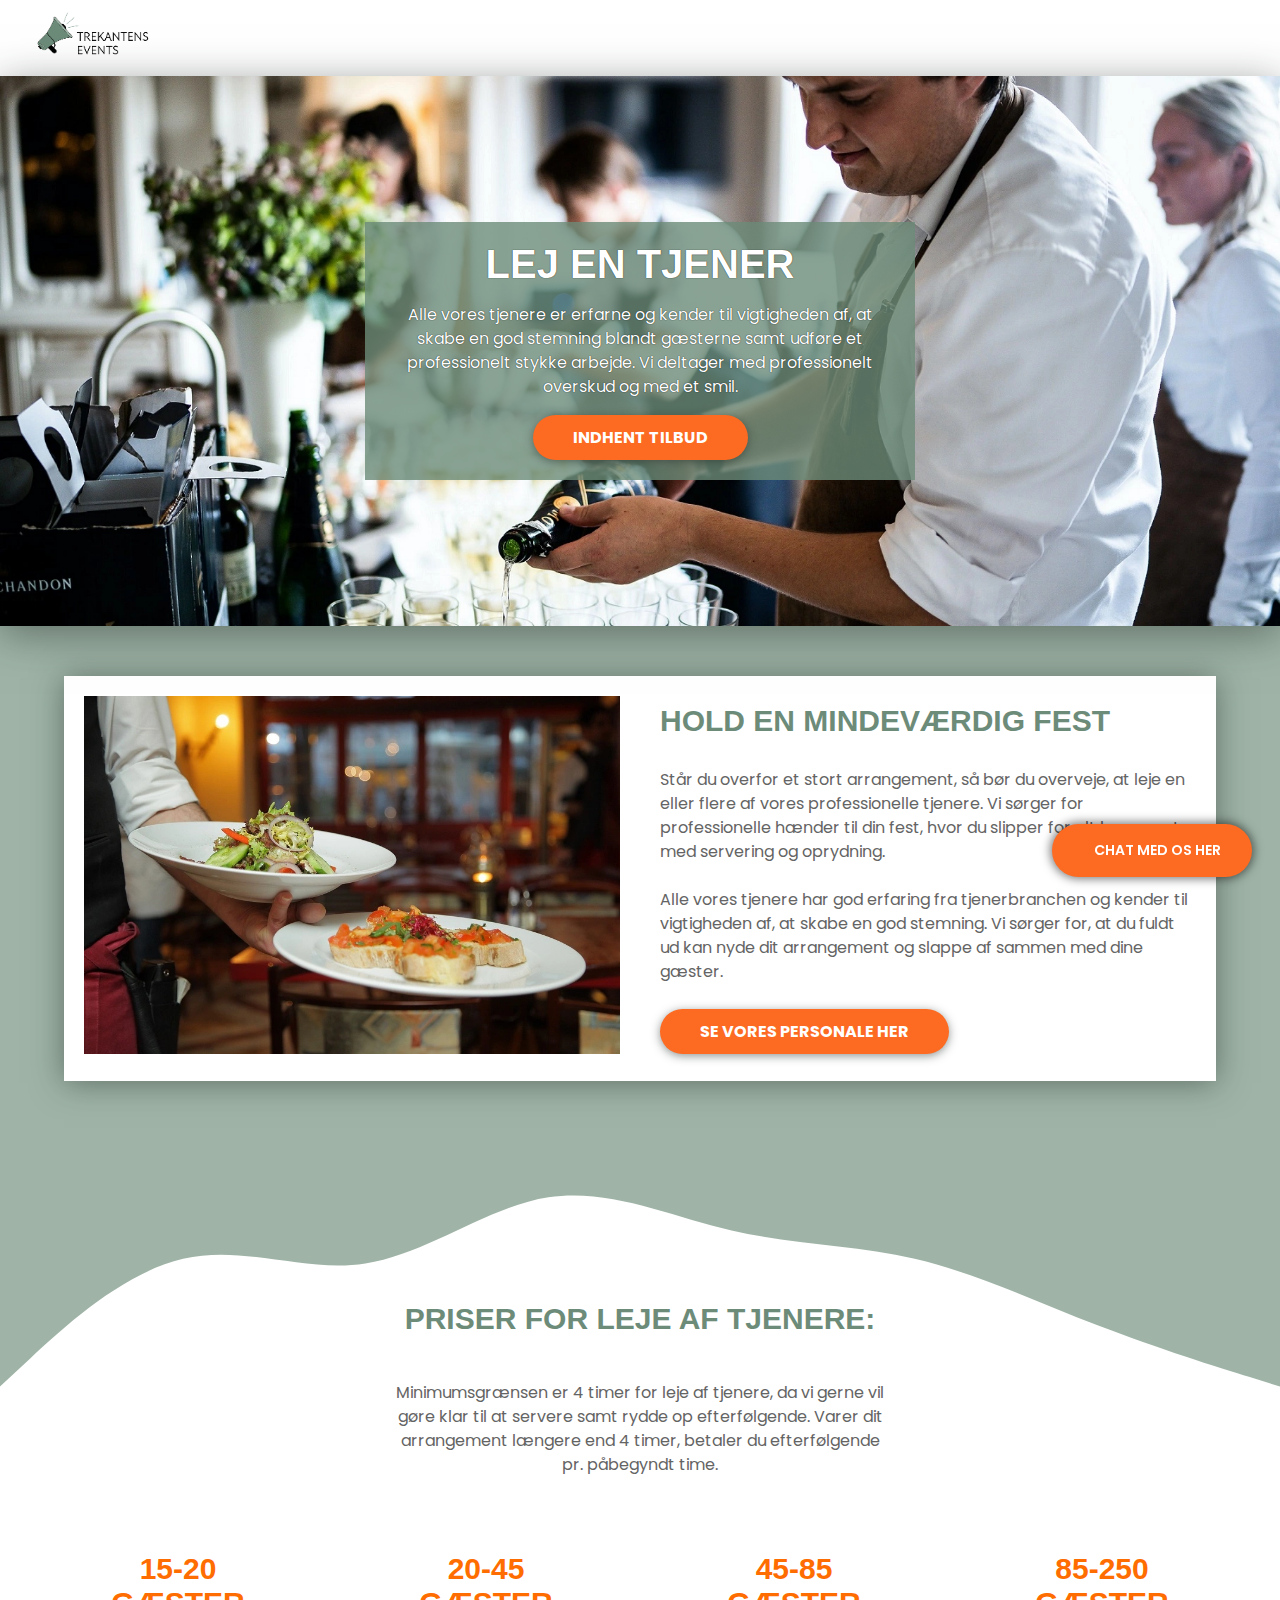
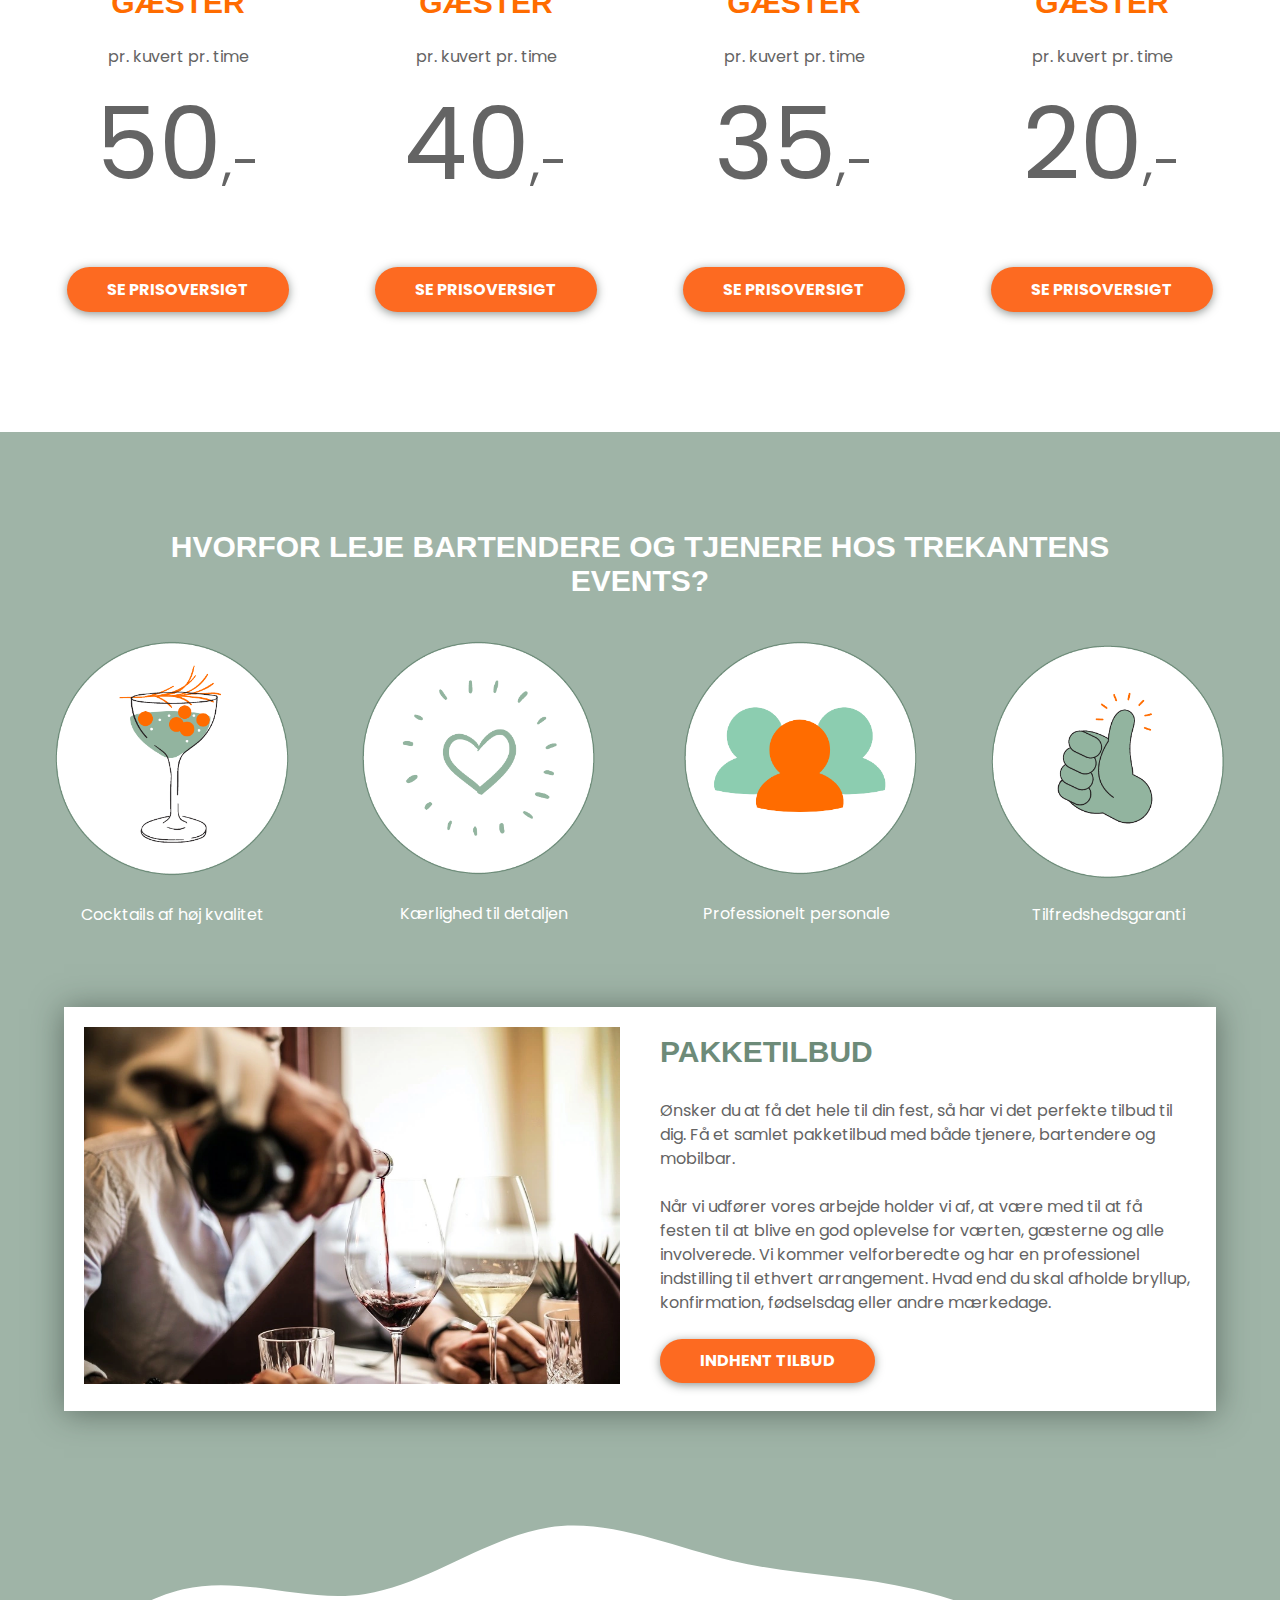
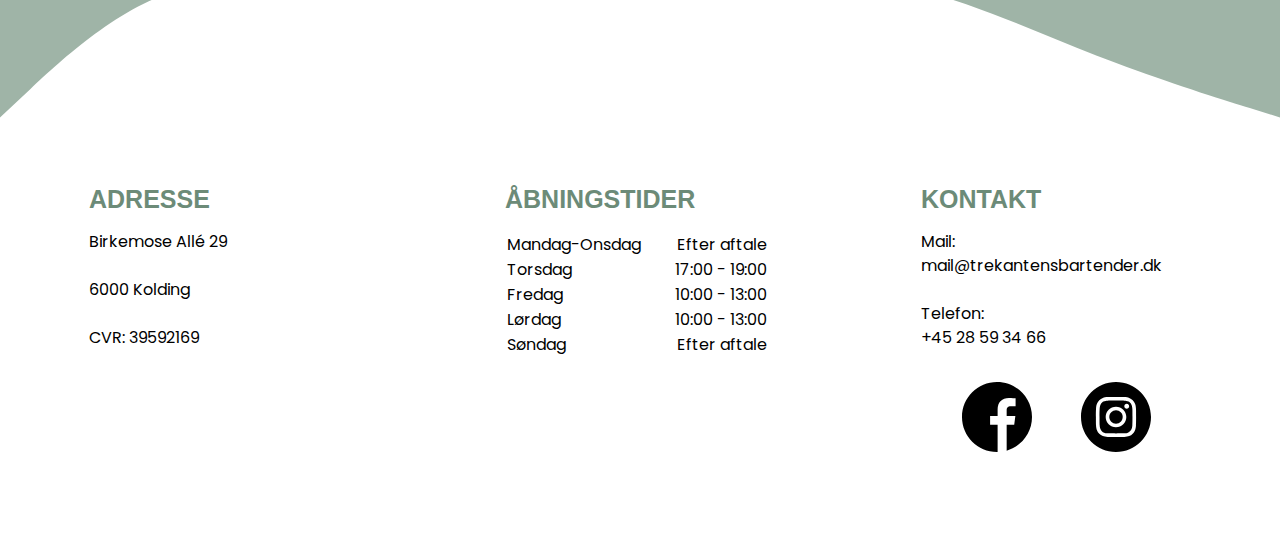
<file: tjener.html>
<!DOCTYPE html>
<html lang="da">

<!-- (Simon & Natascha) -->

<head>
    <meta charset="utf-8">
    <meta http-equiv="X-UA-Compatible" content="IE=edge">
    <meta name="viewport" content="width=device-width, initial-scale=1">
    <meta name="keywords"
        content="Events, bartender, tjener, arrangementer, fest, bryllup, fødselsdag, cocktails, ginsmagning, cocktailkursus, fest, drinks" />
    <meta name="description" content="TrekantensEvents sørger for en uforglemmelig fest & oplevelse. 
    Vi laver pakkeløsninger til din fest & giver dig en skræddersyet løsning.">
    <meta name="og:title" property="og:title" content="TrekantensEvents">
    <meta name="twitter:card" content="TrekantensEvents">
    <link rel='shortcut icon' type='image/x-icon' href='img/favicon.ico' />
    <link rel="canonical" href="http://simonboehrnsknudsen.dk/trekantensevents/tjener">


    <title>Trekantens Events ApS - Tjenerudlejning </title>
    <link rel="stylesheet" href="css/style.css">
    <link rel="preconnect" href="https://fonts.gstatic.com">
    <link
        href="https://fonts.googleapis.com/css2?family=Poppins:ital,wght@0,100;0,200;0,300;0,400;0,500;0,600;0,700;0,800;0,900;1,100;1,200;1,300;1,400;1,500;1,600;1,700;1,800;1,900&display=swap"
        rel="stylesheet">


    <!-- Ikoner -->
    <link rel="stylesheet" href="https://cdnjs.cloudflare.com/ajax/libs/font-awesome/5.15.3/css/all.min.css"
        integrity="sha512-iBBXm8fW90+nuLcSKlbmrPcLa0OT92xO1BIsZ+ywDWZCvqsWgccV3gFoRBv0z+8dLJgyAHIhR35VZc2oM/gI1w=="
        crossorigin="anonymous" referrerpolicy="no-referrer" />
</head>

<body>
    <!------------NAVIGATION (Natascha & Rigmor) ------------->
    <header>
        <nav>


            <div> <a href="index.html"><img src="img/logo.png" class="logo" alt="Logo - Trekantens Events"> </a> </div>

            <label for="btn" class="icon">
                <span class="fa fa-bars"></span>
            </label>
            <input type="checkbox" id="btn">

            <ul>
                <li><a href="index.html">FORSIDE</a></li>
                <li>
                    <label for="btn-1" class="show">BARTENDERUDLEJNING <i class="fa fa-angle-down"></i></label>
                    <a href="bartender.html">BARTENDERUDLEJNING <i class="fa fa-angle-down"></i></a>
                    <input type="checkbox" id="btn-1">
                    <ul>
                        <li><a href="bartender.html#bartender-information-link">Information</a></li>
                        <li><a href="bartender.html#bartender-priser-link">Priser</a></li>
                        <li><a href="bartender.html#bartender-priser-link">Booking</a></li>
                        <li><a href="bartender.html#bartender-drinkskort-link">Drinkskort</a></li>
                    </ul>
                </li>

                <li>
                    <label for="btn-2" class="show">TJENERUDLEJNING <i class="fa fa-angle-down"></i></label>
                    <a href="tjener.html">TJENERUDLEJNING <i class="fa fa-angle-down"></i></a>
                    <input type="checkbox" id="btn-2">
                    <ul>
                        <li><a href="tjener.html#tjener-information-link">Information</a></li>
                        <li><a href="tjener.html#tjener-priser-link">Priser</a></li>
                        <li><a href="tjener.html#tjener-priser-link">Booking</a></li>
                    </ul>
                </li>

                <li>
                    <label for="btn-3" class="show">ARRANGEMENTER <i class="fa fa-angle-down"></i></label>
                    <a href="arrangementer.html">ARRANGEMENTER <i class="fa fa-angle-down"></i></a>
                    <input type="checkbox" id="btn-3">
                    <ul>
                        <li><a href="arrangementer.html#arrangementer-cocktailkursus-link">Cocktailkursus</a></li>
                        <li><a href="arrangementer.html#arrangementer-ginsmagning-link">Ginsmagning</a></li>
                        <li><a href="arrangementer.html#arrangementer-fodselsdag-link">Fødselsdag</a></li>
                        <li><a href="arrangementer.html#arrangementer-bryllup-link">Bryllup</a></li>
                        <li><a href="arrangementer.html#arrangementer-julefrokost-link">Julefrokost</a></li>

                    </ul>
                </li>

                <li>
                    <a href="priser.html">PRISER</a>
                </li>

                <li>
                    <a href="https://trekantensis.dk/">WEBSHOP</a>
                </li>

                <li>
                    <label for="btn-4" class="show">OM OS <i class="fa fa-angle-down"></i></label>
                    <a href="omos.html">OM OS <i class="fa fa-angle-down"></i></a>
                    <input type="checkbox" id="btn-4">
                    <ul>
                        <li><a href="omos.html#omos-hvemervi-link">Hvem er vi</a></li>
                        <li><a href="omos.html#omos-personale-link">Personale</a></li>
                        <li><a href="omos.html#omos-handelsbetingelser-link">Handelsbetingelser</a></li>
                    </ul>
                </li>

                <li>
                    <a href="kontakt.html">KONTAKT</a>
                </li>

            </ul>

        </nav>
    </header>


    <!-- MAIN CONTENT -->
    <main>
        <!----------- HERO BILLEDE + TEKST (Simon & Signe) ----------->
        <article>
            <div class="hero-image tjener">
                <div class="hero-text-boks">
                    <h1 class="sidenavn">LEJ EN TJENER</h1>
                    <p class="beskrivelse">Alle vores tjenere er erfarne og kender til vigtigheden af, at skabe en god
                        stemning blandt gæsterne samt udføre et professionelt stykke arbejde. Vi deltager med
                        professionelt overskud og med et smil.</p>
                    <a class="btn-standard" href="kontakt.html">Indhent tilbud</a>
                </div>
            </div>
        </article>


        <!----------- OM UDLEJNING (Natascha & Rigmor)----------->
        <article id="tjener-information-link">
            <div class="back">

                <div class="storecontainer">
                    <div class="lillecontainer">
                        <img src="img/tjenerlille.webp "
                            alt="Tjener med to tallerkner på armen, den ene tallerken indeholder en salat, den anden indeholder brød med topping"
                            loading="lazy">
                    </div>

                    <div class="lillecontainer">
                        <h2>hold en mindeværdig fest</h2>
                        <p class="omudlejning-h2">
                            Står du overfor et stort arrangement, så bør du overveje, at leje en eller flere af vores
                            professionelle tjenere. Vi sørger for professionelle hænder til din fest, hvor du slipper
                            for alt besværet med servering og oprydning.
                            <br>
                            <br>
                            Alle vores tjenere har god erfaring fra tjenerbranchen og kender til vigtigheden af, at
                            skabe en god stemning. Vi sørger for, at du fuldt ud kan nyde dit arrangement og slappe af
                            sammen med dine gæster.</p>
                        <br>
                        <a class="btn-standard btn-arg" href="omos.html#omos-personale-link">se vores personale her</a>
                    </div>
                </div>


            </div>
        </article>

         <!----------- PRIS PR GÆST PR TIME (Simon & Rigmor) ----------->
        <article id="tjener-priser-link" class="prisoversigt">
            <img src="img/wave.svg" alt="Illustration af bølgeform">

            <h2 class="estimeret">priser for leje af tjenere:</h2>
            <br>
            <p class="estimeret2">Minimumsgrænsen er 4 timer for leje af tjenere, da vi gerne vil gøre klar til at
                servere samt rydde op efterfølgende. Varer dit arrangement længere end 4 timer, betaler du efterfølgende
                pr. påbegyndt time.</p>
            <br>

            <div class="indhent-container">
                <div class="indhent-lillecontainer">
                    <h3>15-20 <br> GÆSTER</h3>
                    <br>
                    <p>pr. kuvert pr. time</p>
                    <p class="pris">50<span class="kr">,-</span></p>
                    <a class="btn-standard btnpris" href="priser.html">SE PRISOVERSIGT</a>
                </div>


                <div class="indhent-lillecontainer">
                    <h3>20-45<br> GÆSTER</h3>
                    <br>
                    <p>pr. kuvert pr. time</p>
                    <p class="pris">40<span class="kr">,-</span></p>
                    <a class="btn-standard btnpris" href="priser.html">SE PRISOVERSIGT</a>
                </div>


                <div class="indhent-lillecontainer">
                    <h3>45-85<br> GÆSTER</h3>
                    <br>
                    <p>pr. kuvert pr. time</p>
                    <p class="pris">35<span class="kr">,-</span></p>
                    <a class="btn-standard btnpris" href="priser.html">SE PRISOVERSIGT</a>
                </div>

                <div class="indhent-lillecontainer">
                    <h3>85-250<br> GÆSTER</h3>
                    <br>
                    <p>pr. kuvert pr. time</p>
                    <p class="pris">20<span class="kr">,-</span></p>
                    <a class="btn-standard btnpris" href="priser.html">SE PRISOVERSIGT</a>
                </div>
            </div>
        </article>


        <!----------- OM UDLEJNING (Natascha & Rigmor) ----------->
        <article>
            <div class="back">



                <div class="infographic-wrapper">
                    <h2>Hvorfor leje bartendere og tjenere hos Trekantens Events?</h2>

                    <div class="infographic-grid">
                        <div class="infographic-content-box">
                            <img src="img/drinkbg.png" alt="Illustration af en cocktail med grønt tilbehør i"
                                loading="lazy">
                            <p>Cocktails af høj kvalitet</p>
                        </div>

                        <div class="infographic-content-box">
                            <img src="img/hjertebg.png" alt="Illustration af et hjerte" loading="lazy">
                            <p>Kærlighed til detaljen</p>
                        </div>


                        <div class="infographic-content-box">
                            <img src="img/personalebg.png" alt="Illustration af 3 personer ved siden af hinanden"
                                loading="lazy">
                            <p>Professionelt personale</p>
                        </div>

                        <div class="infographic-content-box">
                            <img src="img/tilfredsbg.png" alt="Illustration af hånd der giver tommel op" loading="lazy">
                            <p>Tilfredshedsgaranti</p>
                        </div>

                    </div>

                </div>

                
                <!----------- PAKKETILBUD (Natascha & Signe )----------->

                <div class="storecontainer">
                    <div class="lillecontainer">
                        <img src="img/tjener2.webp"
                            alt="En mand hælder et glas rødvin op i et glas med et glas med hvidvin ved siden af. Der er en mand i baggrunden som sidder ved bordet."
                            loading="lazy">
                    </div>
                    <div class="lillecontainer">
                        <h2>PAKKETILBUD</h2>
                        <p class="omudlejning-h2">
                            Ønsker du at få det hele til din fest, så har vi det perfekte tilbud til dig. Få et samlet
                            pakketilbud med både tjenere, bartendere og mobilbar.
                            <br>
                            <br>
                            Når vi udfører vores arbejde holder vi af, at være med til at få festen til at blive en god
                            oplevelse for værten, gæsterne og alle involverede. Vi kommer velforberedte og har en
                            professionel indstilling til ethvert arrangement. Hvad end du skal afholde bryllup,
                            konfirmation, fødselsdag eller andre mærkedage.

                            <br> <br>

                            <a class="btn-standard btn-arg" href="omos.html">Indhent tilbud</a>
                    </div>
                </div>

            </div>
        </article>
        <img src="img/wave.svg" alt="Illustration af bølgeform">




    </main>



    <!---------------- FOOTER (SIMON & SIGNE) ------------>
    <footer>


        <div>
            <div class="footer-content-wrapper">
                <h3>Adresse</h3>
                <p>
                    Birkemose Allé 29 <br> <br>

                    6000 Kolding <br> <br>

                    CVR: 39592169

                </p>
            </div>
        </div>


        <div>
            <div class="footer-content-wrapper">
                <h3>Åbningstider</h3>
                <table>

                    <tr>
                        <td>Mandag-Onsdag</td>
                        <td>Efter aftale</td>
                    </tr>

                    <tr>
                        <td>Torsdag</td>
                        <td>17:00 - 19:00</td>
                    </tr>

                    <tr>
                        <td>Fredag</td>
                        <td>10:00 - 13:00</td>
                    </tr>

                    <tr>
                        <td>Lørdag</td>
                        <td>10:00 - 13:00</td>
                    </tr>

                    <tr>
                        <td>Søndag</td>
                        <td>Efter aftale</td>
                    </tr>

                </table>
            </div>
        </div>



        <div>
            <div class="footer-content-wrapper">
                <h3>Kontakt</h3>
                <p>
                    Mail: <br>
                    mail@trekantensbartender.dk <br> <br>
                    Telefon: <br>
                    +45 28 59 34 66

                </p>

                <div class="footer-socialmedia">
                    <a href="https://www.facebook.com/trekantensbartender/">
                        <img src="img/facebook.svg" alt="Facebook ikon">
                    </a>

                    <a href="https://www.instagram.com/trekantenstjenerudlejning/">
                        <img src="img/instagram.svg" alt="Instagram ikon">
                    </a>
                </div>

            </div>
        </div>

    </footer>


    <!----------- POPUP CHAT (RIGMOR & SIGNE) ----------->

    <button class="open-button" onclick="openForm()"><i class='far fa-comment-dots'></i>CHAT MED OS HER</button>

    <div class="chat-popup" id="myForm">
        <form class="form-container">
            <div class="billede">
                <img class="billede" src="img/logo.png" alt="Logo - Trekantens Events">
            </div>

            <label class="chatboxtext" for="msg">Vi bestræber os på at svare indenfor 2-3 timer</label>
            <textarea class="skrivher" placeholder="Skriv din besked her..." name="msg" id="msg" required></textarea>

            <button onclick="alertFunction()" type="submit" class="btn">SEND BESKED</button>
            <button type="button" class="btn cancel" onclick="closeForm()">LUK CHAT VINDUE</button>
        </form>
    </div>

    <script src="js/trekantensscript.js"></script>

</body>

</html>
</file>
<file: css/style.css>
/* BASIC */

* {
    margin: 0;
    padding: 0;
    box-sizing: border-box;
}

html,
body {
    width: 100%;
    overflow-x: hidden;
    font-size: 16px;
    scroll-behavior: smooth;
    font-family: 'Poppins', sans-serif;
    color: black;
}


/* Typography */
p {
    line-height: 1.5em;
}

h1,
h2,
h3,
h4 a {
    font-family: Verdana, Geneva, sans-serif;
    text-transform: uppercase;
    color: #6D8B79;
    font-weight: bold;
}

h1 {
    font-size: 40px;
    color: white;
}

h2 {
    font-size: 30px;
}

h3 {
    font-size: 25px;
}

h4 {
    font-size: 20px;
}

a {
    text-decoration: none;
    color: white;
    text-transform: uppercase;
    font-weight: bold;
}

/* Buttons */
.btn-standard {
    display: block;
    background-color: #fd6a21;
    color: white;
    padding: 10px 40px 10px 40px;
    border-radius: 50px;
    text-transform: uppercase;
    box-shadow: rgb(34, 43, 37, 0.5) 0px 2px 10px;
    width: fit-content;
    margin: 0 auto 0 auto;
    text-decoration: none;
}

/* Buttons hover */
.btn-standard:hover {
    background: white;
    color: #646464;
    transition: 0.7s;
    transform: translateY(-2px);
}

/* ---------- NAV BAR ---------- */
nav {
    background-color: #ffffff;
    font-family: 'Poppins', sans-serif;
    width: 100%;
    z-index: 9999999999;
}

nav a {
    font-weight: 500;
}

nav:after {
    content: '';
    clear: both;
    display: table;
}

.logo {
    float: left;
    width: 160px;
    height: auto;
    padding-left: 50px;
}

nav ul {
    float: right;
    list-style: none;
    margin-right: 100px;
    position: relative;
}

nav ul li {
    float: left;
    display: inline-block;
    background: white;
}

nav ul li a {
    color: #646464;
    text-decoration: none;
    line-height: 70px;
    font-size: 15px;
    padding: 8px 20px;
}

nav ul li a:hover {
    color: #6C8B78;
    background-color: white;

}

nav ul ul {
    position: absolute;
    top: 90px;
    opacity: 0;
    visibility: hidden;
    transition: top .3s
}

nav ul li:hover>ul {
    top: 70px;
    opacity: 1;
    visibility: visible;
    z-index: 1000;
}

nav ul ul li {
    position: relative;
    margin: 0px;
    float: none;
    display: list-item;
    border-bottom: 1px solid rgb(255, 255, 255);
}

nav ul ul li a {
    line-height: 50px;
}


/* ---------- RESPONSIVE NAV BAR ---------- */

.show,
.icon,
nav input {
    display: none;
}

@media all and (max-width: 1384px) {


    nav ul {
        font-size: 13px;
        text-align: center;
        margin: 0;
    }

    nav ul:hover {
        color: #ffffff;
        background-color: #6C8B78;
    }

    .logo {
        padding-left: 30px;
        width: 150px;
        height: auto;
    }

    nav ul li,
    nav ul ul li {
        display: block;
        width: 100%;
    }

    nav ul ul {
        top: 70px;
        position: static;
        border-top: none;
        float: none;
        display: none;
        opacity: 1;
        visibility: visible;
    }

    nav ul ul li {
        border-bottom: 0px;
    }

    .show {
        display: block;
        color: #646464;
        font: 10px;
        line-height: 70px;
        cursor: pointer;
    }

    .show:hover {
        color: #ffffff;
        background-color: #6C8B78;
    }

    .icon {
        display: block;
        color: #646464;
        position: absolute;
        right: 40px;
        line-height: 80px;
        font-size: 25px;
        cursor: pointer;
    }

    .show+a,
    ul {
        display: none;
    }

    [id^=btn]:checked+ul {
        display: block;
    }
}

/* ---------- HERO IMAGE ---------- */

.hero-image {
    width: 100%;
    height: 550px;
    background-position: center;
    background-repeat: no-repeat;
    background-size: cover;
    position: relative;
    box-shadow: rgb(34, 43, 37, 0.5) 0px 8px 40px;
}

.forsidehero {
    background-image: url(../img/hero-forsidelille.webp);
}

.bartender {
    background-image: url(../img/hero-bartenderlille_1.webp);
}

.tjener {
    background-image: url(../img/tjener-herolille_1.webp);
}

.arrangementer {
    background-image: url(../img/Arrengementer.herolille.webp);

}

.hero-text-boks {
    width: 550px;
    height: auto;
    text-align: center;
    position: absolute;
    top: 50%;
    left: 50%;
    transform: translate(-50%, -50%);
    background-color: rgba(108, 139, 120, 0.8);
    padding: 20px 30px 20px 30px;

}

.hero-text-boks h1 {
    text-shadow: rgba(0, 0, 0, 1) 0 0 1px;
}

.hero-text-boks p {
    text-shadow: rgba(0, 0, 0, 1) 0 0 1px;
}

.beskrivelse {
    margin: 1rem 0 1rem 0;
    color: white;

}

/* ----------- FORSIDE ----------------- */


/* VI TILBYDER */
.forside-services-article {
    width: 100%;
    margin: 0 0 5rem 0;

}

/* WAVE.SVG */
.wave-svg {
    margin-bottom: -10rem;
}



/* VI TILBYDER GRIDSYSTEM */
.forside-services-grid {
    display: grid;
    grid-gap: 5em;
    grid-template-columns: repeat(auto-fit, minmax(280px, 1fr));
    width: 80%;
    max-width: 1200px;
    margin-left: auto;
    margin-right: auto;
    padding-left: 1rem;
    padding-right: 1rem;
}

/* VI TILBYDER GRIDKORT */
.forside-services-card {
    display: flex;
    flex-direction: column;
    align-items: center;
    text-align: center;
    padding: 2rem 1rem 3rem 1rem;
    background-color: #6C8B78;
    color: white;
    margin: 0 auto 0 auto;
    max-width: 350px;
    position: relative;
    box-shadow: rgba(0, 0, 0, 0.50) 0 0 20px 1px;
    z-index: 10000;
}

/* GRIDKORT IKONER */
.forside-services-card img {
    width: 100%;
    height: 130px;
    margin-bottom: 2rem;
}

/* GRIDKORT TEXT */
.forside-services-card p {
    width: 100%;
    max-width: 370px;
    margin: 3rem auto 4rem auto;
}

.forside-services-card a {
    position: absolute;
    bottom: 30px;
    width: 250px;
}

.forside-services-card h3 {
    color: white;
}

/* FORSIDE VIDEO */

.forside-video {
    width: 100%;
    max-width: 1000px;
    margin: 2rem auto 2rem auto;
}

.forside-video iframe {
    width: 100%;
    height: 50vh;
}

/* WEBSHOP INSPIRATION */

.webshop-article {
    width: 100%;
    margin-right: auto;
    display: flex;
    flex-direction: column;
    height: 600px;
    text-shadow: 0 0 5px black;
    justify-content: center;
    align-items: center
}

.webshop-article {
    display: flex;
    justify-content: center;
    align-items: center
}

.webshop-article a {
    margin-top: 2rem;
    text-shadow: none;
}


.webshop-article h2 {
    color: rgb(255, 255, 255);
    width: 95%;
    max-width: 600px;
    margin: 0 auto 0 auto;

}

.webshop-article-img {
    background-image: url(../img/webshop.webp);
    background-position: center center;
    background-size: cover;
    width: 100%;
}

.webshop-article-text {
    display: flex;
    height: 600px;
    flex-direction: column;
    justify-content: center;
    align-items: center;
    text-align: center;
    padding: 2rem;

}

/* ---------- OM BARTENDERUDLEJNING ---------- */

.back {
    width: 100%;
    background-color: #9FB4A7;
    padding: 50px 0 50px 0;

}

.storecontainer {
    background-color: white;
    display: flex;
    width: 90%;
    margin-left: auto;
    margin-right: auto;
    box-shadow: rgb(34, 43, 37, 0.5) 0px 2px 30px;
}

.lillecontainer {
    width: 50%;
    text-align: left;
    margin: auto;
    padding: 20px;
    color: #646464;
}

.lillecontainer img {
    width: 100%;
    max-height: 500px;
}

.cocktail {
    width: 450px;
    height: 550px;
}

.omudlejning-h2 {
    margin-top: 30px;
}


/* ---------- PRIS PR GÆST PR TIME ---------- */

.estimeret {
    text-align: center;
    margin-top: 40px;
    width: 95%;
    margin-right: auto;
    margin-left: auto;
}

.estimeret2 {
    text-align: center;
    color: #646464;
    margin-top: 20px;
    max-width: 500px;
    margin-right: auto;
    margin-left: auto;
    width: 95%;
}

.prisoversigt img {
    margin-bottom: -10rem;
}

.prisoversigt {
    margin-bottom: 50px;
}

.indhent-container {
    height: auto;
    width: 95%;
    max-width: 1200px;
    display: grid;
    grid-gap: 2em;
    grid-template-columns: repeat(auto-fit, minmax(250px, 1fr));
    margin-left: auto;
    margin-right: auto;
    text-align: center;
}

.borderline {
    border-bottom: 1px solid #6C8B78;
}

.pris {
    font-size: 100px;
}

.indhent-lillecontainer h3 {
    font-size: 30px;
}

.kr {
    font-size: 50px;
}

.indhent-container h3 {
    color: #FF6C00;
}

.indhent-container span,
.indhent-container p {
    color: #646464;
}

.indhent-lillecontainer {
    height: auto;
    margin-top: 50px;
}

.btnpris {
    margin-top: 30px;
    margin-bottom: 70px;
}


/* ---------- RESPONSIVE PRIS PR GÆST PR TIME ---------- */

@media all and (max-width: 1154px) {
    .indhent-container {
        height: auto;
        width: 95%;
        max-width: 700px;
        display: grid;
        grid-gap: 2em;
        grid-template-columns: repeat(auto-fit, minmax(220px, 1fr));
        margin-left: auto;
        margin-right: auto;
        text-align: center;
    }


}

/* DRINKSKORT */

.drinkskort-wrapper {
    width: 95%;
    margin: 2rem auto 2rem auto;
    background-color: #6C8B78;
    max-width: 350px;
    box-shadow: rgb(34, 43, 37, 0.5) 0px 2px 30px;
    display: flex;
    flex-direction: column;
    text-align: center;
}

.drinkskort-wrapper h2 {
    padding: 1rem;
    color: white;
}


.drinkskort-wrapper p {
    padding: 1rem;
    color: white;
}

.drinkskort-wrapper img {
    height: 150px;
}

.drinkskort-wrapper a {
    margin: 2rem auto 2rem auto;
}

/* INFOGRAPHIC BARTENDER&TJENER */

.infographic-wrapper {
    padding: 2rem 0 2rem 0;
    width: 95%;
    margin-left: auto;
    margin-right: auto;
    color: white;
    margin-bottom: 2rem;
}

.infographic-grid {
    display: grid;
    grid-gap: 2em;
    grid-template-columns: repeat(auto-fit, minmax(150px, 1fr));
    width: 100%;
    margin-left: auto;
    margin-right: auto;
}


.infographic-wrapper h2 {
    text-align: center;
    color: white;
    margin: 1rem auto 2rem auto;
    width: 80%;
}

.infographic-content-box {
    display: flex;
    flex-direction: column;
    max-width: 300px;
}

.infographic-content-box img {
    width: 100%;
    margin: 0 auto 0 auto;
}


.infographic-content-box p {
    text-align: center;
    padding: 1rem;
    word-break: break-word;
    hyphens: auto;
    ;
}


/* ---------- ARRANGEMENTER ---------- */

.storecontainer1 {
    width: 100%;
    background-color: #9FB4A7;
    padding-bottom: 4rem;
}

.storecontainer2 {
    background-color: #ffffff;
    width: 90%;
    margin-left: auto;
    margin-right: auto;
    box-shadow: rgb(34, 43, 37, 0.5) 0px 2px 30px;
    display: flex;
    margin-top: 50px;
    padding: 20px;
}

.lillecontainer2 {
    display: flex;
    flex-direction: column;
}

.arg {
    width: 330px;
    height: 250px;
    margin-left: auto;
    margin-right: auto;
    margin: 5px;
}

.arg1 {
    width: 330px;
    height: 250px;
    margin-left: auto;
    margin-right: auto;
    margin: 5px;
}

.lillecontainer3 {
    width: 40%;
    margin: auto;
    text-align: left;
}

.arg-tekst {
    text-align: left;
    color: #646464;
}

.btn-arg {
    margin-left: 0;
}


/************** PRISER****************/
.priser-article {
    width: 80%;
    margin: 1rem auto 2rem auto;
    height: 100vh;
}

.priser-article h2 {
    text-align: center;
    margin: 3rem auto 3rem auto;

}

.priser-article-grid {
    display: grid;
    grid-gap: 5em;
    grid-template-columns: repeat(auto-fit, minmax(320px, 1fr));
    max-width: 1200px;
    margin-left: auto;
    margin-right: auto;
    padding-left: 1rem;
    padding-right: 1rem;

}

/* PRISER CARDS */
.priser-section {
    background-color: rgb(255, 255, 255);
    display: flex;
    flex-direction: column;
    border-radius: 50px;
    border: solid 5px #6C8B78;
}

.priser-section h3 {
    color: black;
}

/* TOP PART OF CARDS */
.priser-section-top {
    background-color: #9FB4A7;
    text-align: center;
    color: black;
    border-top-left-radius: 40px;
    border-top-right-radius: 40px;
    padding: 1rem;

}

.priser-section-top p {
    font-size: 80px;
    margin-right: auto;
    margin-left: auto;

}

.priser-section-top span {
    font-size: 30px;

}

/* BOTTOM PART OF CARDS */

.priser-section-bottom {
    width: 80%;
    margin: 1rem auto 2rem auto;

}

.priser-section-bottom ul li {
    padding-bottom: 1rem;
}

/* PRISTABEL */
.priser-prisoversigt-tabel h2 {
    text-align: center;
}

/* TABEL */
table.priser-prisoversigt-tabel {
    border: 1px solid #555555;
    background-color: #ffffff;
    width: 95%;
    max-width: 800px;
    margin: 1rem auto 1rem auto;
    text-align: left;
    border-collapse: collapse;
    color: black;
}

table.priser-prisoversigt-tabel td,
table.priser-prisoversigt-tabel th {
    border: 1px solid #000000;
    padding: 10px 10px 10px 10px;
}

table.priser-prisoversigt-tabel tbody td {
    font-size: 16px;
    font-weight: 500;
    color: black;
}

table.priser-prisoversigt-tabel td:nth-child(even) {
    background: #6D8B79;
    text-align: left;
    color: white;
}

table.priser-prisoversigt-tabel thead {
    background: #FF6C00;
    border-bottom: 1px solid #000000;
    text-transform: uppercase;
}

table.priser-prisoversigt-tabel thead th {
    font-size: 15px;
    font-weight: bold;
    color: #FFFFFF;
    text-align: left;
    border-left: 1px solid #000000;
}

table.priser-prisoversigt-tabel thead th:first-child {
    border-left: none;
}

table.priser-prisoversigt-tabel tfoot td {
    font-size: 13px;
}

table.priser-prisoversigt-tabel tfoot .links {
    text-align: right;
}

table.priser-prisoversigt-tabel tfoot .links a {
    display: inline-block;
    background: #FFFFFF;
    color: #398AA4;
    padding: 2px 8px;
    border-radius: 5px;
}

/************** OM OS ***********/
/* Om os content */

.om-os-vaerdier {
    width: 100%;
    display: flex;
    margin: 2rem auto 2rem auto;
    max-width: 1200px;
}

.om-os-vaerdier section {
    width: 50%;
    padding: 0 3rem 2rem 3rem;
}

.om-os-vaerdier section h2 {
    text-transform: uppercase;
    color: #6D8B79;
    margin-bottom: 1rem;
}



/* Chris information */
.standard-article-2sections {
    width: 100%;
    display: flex;
    justify-content: space-around;
    margin: 5rem auto 5rem auto;
    max-width: 1200px;
    max-height: 600px;
}

.ejer-text {
    padding: 0 3rem 2rem 3rem;
    width: 50%;
    margin: 0 auto 0 auto;
}

.chris-img {
    display: flex;
    width: 50%;
    justify-content: center;
    margin: 0 auto 0 auto;
}

.chris-img {
    height: 450px;
}

.standard-article-2sections p {
    margin: 1rem 0 2rem 0;
}

/* PERSONALE */
.personale-article h2 {
    text-align: center;
    margin-bottom: 4rem;
}


.personale-wrapper {
    width: 95%;
    max-width: 1200px;
    margin-right: auto;
    margin-left: auto;
}

.personale-wrapper section {
    width: 100%;
    padding: 2rem;
}

.personale-wrapper section h3 {
    text-align: center;
    text-transform: uppercase;
    margin-bottom: 1rem;
}

.personale-wrapper-content {
    display: grid;
    grid-gap: 3em;
    grid-template-columns: repeat(auto-fit, minmax(200px, 1fr));
    margin-left: auto;
    margin-right: auto;
    width: 100%;
    margin-bottom: 2rem;
}

.personale-wrapper-content div {
    display: flex;
    flex-direction: column;
}


.personale-wrapper-content h4 {
    margin: 1rem 0 1rem 0;
}

/****** HANDELSBETINGELSER *****/

.handelsbetingelser-article {
    width: 95%;
    max-width: 800px;
    margin: 2rem auto 2rem auto;

}

.handelsbetingelser-article h2 {
    text-align: center;
    margin: 2rem auto 2rem auto;
}

.handelsbetingelser-section {
    width: 100%;
    padding: 1rem 0 1rem 0;
    margin-left: auto;
    margin-right: auto;
}


/************* KONTAKT SIDE ************/


/* KONKAKTFORMULAR */
.contact-container {
    position: relative;
    width: 100%;
    padding: 2rem;
    background-color: #fafafa;
    overflow: hidden;
    display: flex;
    align-items: center;
    justify-content: center;
    margin-top: 1rem;
}

.form {
    width: 100%;
    max-width: 1200px;
    background-color: #fff;
    border-radius: 10px;
    box-shadow: 0 0 20px 1px rgba(0, 0, 0, 0.1);
    z-index: 100;
    overflow: hidden;
    display: grid;
    grid-template-columns: repeat(2, 1fr);
}

.contact-form {
    background-color: #9FB4A7;
    position: relative;
}

.circle {
    border-radius: 50%;
    background: linear-gradient(135deg, transparent 20%, #6C8B78);
    position: absolute;
}

.circle.one {
    width: 130px;
    height: 130px;
    top: 130px;
    right: -40px;
}

.circle.two {
    width: 80px;
    height: 80px;
    top: 10px;
    right: 30px;
}

.contact-form:before {
    content: "";
    position: absolute;
    width: 26px;
    height: 26px;
    background-color: #6C8B78;
    transform: rotate(45deg);
    top: 50px;
    left: -13px;
}

form {
    padding: 2.3rem 2.2rem;
    z-index: 10;
    overflow: hidden;
    position: relative;
}

.title {
    color: #fff;
    font-weight: 500;
    font-size: 1.5rem;
    line-height: 1;
    margin-bottom: 0.7rem;
}

.title1 {
    color: #fff;
    font-weight: 500;
    font-size: 1rem;
    line-height: 1;
    margin-bottom: 0.7rem;
}

.input-container {
    position: relative;
    margin: 1rem 0;
}

.container-check {
    display: block;
    position: relative;
    padding-left: 35px;
    margin-bottom: 10px;
    cursor: pointer;
    font-size: 15px;
    -webkit-user-select: none;
    -moz-user-select: none;
    -ms-user-select: none;
    user-select: none;
    color: #fff;
}

.container-check input {
    position: absolute;
    opacity: 0;
    cursor: pointer;
}

.checkmark {
    position: absolute;
    top: 0;
    left: 0;
    height: 20px;
    width: 20px;
    background-color: #fff;
    border-radius: 50%;
}

.container-check:hover input~.checkmark {
    background-color: #ccc;
}

.container-check input:checked~.checkmark {
    background-color: #6C8B78;
}

.checkmark:after {
    content: "";
    position: absolute;
    display: none;
}

.container-check input:checked~.checkmark:after {
    display: block;
}

.container-check .checkmark:after {
    top: 6px;
    left: 6px;
    width: 8px;
    height: 8px;
    border-radius: 50%;
    background: white;
}

.input {
    width: 100%;
    outline: none;
    border: 2px solid #fafafa;
    background: none;
    padding: 0.6rem 1.2rem;
    color: #fff;
    font-weight: 500;
    font-size: 0.95rem;
    letter-spacing: 0.5px;
    border-radius: 25px;
    transition: 0.3s;
}

textarea.input {
    padding: 0.8rem 1.2rem;
    min-height: 150px;
    border-radius: 22px;
    resize: none;
    overflow-y: auto;
}

.input-container label {
    position: absolute;
    top: 50%;
    left: 15px;
    transform: translateY(-50%);
    padding: 0 0.4rem;
    color: #fafafa;
    font-size: 0.9rem;
    font-weight: 400;
    pointer-events: none;
    z-index: 1000;
    transition: 0.5s;
}

.input-container.textarea label {
    top: 1rem;
    transform: translateY(0);
}

.btnbook {
    display: block;
    background-color: rgb(253, 106, 33);
    color: white;
    font-family: 'Poppins', sans-serif;
    padding: 10px 40px 10px 40px;
    border-radius: 50px;
    text-transform: uppercase;
    font-weight: bold;
    border: rgb(253, 106, 33);
    box-shadow: 0 0 15px rgba(0, 0, 0, 0.356);
    margin-top: 35px;
    text-decoration: none;
    width: 150px;

}

.btnbook:hover {
    background: rgb(255, 255, 255);
    color: rgb(0, 0, 0);
    transition: 0.7s;
    transform: translateY(-2px);
    cursor: pointer;
}

.input-container span {
    position: absolute;
    top: 0;
    left: 25px;
    transform: translateY(-50%);
    font-size: 0.8rem;
    padding: 0 0.4rem;
    color: transparent;
    pointer-events: none;
    z-index: 500;
}

.input-container span:before,
.input-container span:after {
    content: "";
    position: absolute;
    width: 10%;
    opacity: 0;
    transition: 0.3s;
    height: 5px;
    background-color: #9FB4A7;
    top: 50%;
    transform: translateY(-50%);
}

.input-container span:before {
    left: 50%;
}

.input-container span:after {
    right: 50%;
}

.input-container.focus label {
    top: 0;
    transform: translateY(-50%);
    left: 25px;
    font-size: 0.8rem;
}

.input-container.focus span:before,
.input-container.focus span:after {
    width: 50%;
    opacity: 1;
}

.contact-info {
    padding: 2.3rem 2.2rem;
    position: relative;
}

.contact-info .title {
    color: #6C8B78;
}

.text {
    color: #646464;
    margin: 1.5rem 0 2rem 0;
}

.information {
    display: flex;
    color: #646464;
    margin: 0.7rem 0;
    align-items: center;
    font-size: 0.95rem;
}

.contacticon {
    width: 28px;
    margin-right: 0.7rem;
}

.social-media {
    padding: 2rem 0 0 0;
}

.social-media p {
    color: #646464;
}

.social-icons {
    display: flex;
    margin-top: 0.5rem;
}

.social-icons a {
    width: 35px;
    height: 35px;
    border-radius: 5px;
    background: linear-gradient(45deg, #6C8B78, #9FB4A7);
    color: #fff;
    text-align: center;
    line-height: 35px;
    margin-right: 0.5rem;
    transition: 0.3s;
}

.social-icons a:hover {
    transform: scale(1.05);
}

.contact-info:before {
    content: "";
    position: absolute;
    width: 110px;
    height: 100px;
    border: 22px solid #6C8B78;
    border-radius: 50%;
    bottom: -77px;
    right: 50px;
    opacity: 0.3;
}

@media (max-width: 850px) {
    .form {
        grid-template-columns: 1fr;
    }

    .contact-info:before {
        bottom: initial;
        top: -75px;
        right: 65px;
        transform: scale(0.95);
    }

    .contact-form:before {
        top: -13px;
        left: initial;
        right: 70px;
    }

    .text {
        margin: 1rem 0 1.5rem 0;
    }

    .social-media {
        padding: 1.5rem 0 0 0;
    }
}



/**************** CHAT BOX ***************/

.open-button {
    background-color: #fd6a21;
    color: #fff;
    font-family: 'Poppins', sans-serif;
    padding: 16px 20px;
    border: none;
    border-radius: 50px;
    cursor: pointer;
    opacity: 1;
    position: fixed;
    bottom: 23px;
    right: 28px;
    width: 200px;
    font-size: 14px;
    z-index: 99999999;
    font-weight: 600;
    box-shadow: 0 0 10px 2px rgba(0, 0, 0, 0.5);
}


.open-button i {
    padding-right: 10px;
}

.open-button:hover {
    transform: scale(1.02);
    box-shadow: 0 0 10px 2px rgba(0, 0, 0, 0.7);
    transition: 0.3s;
}

.chat-popup {
    display: none;
    position: fixed;
    bottom: 0;
    right: 15px;
    border: 3px solid #6C8B78;
    z-index: 99999999999;
}

.form-container {
    max-width: 300px;
    padding: 10px;
    background-color: #fff;
    font-family: 'Poppins', sans-serif;
}

.billede {
    width: 150px;
    height: auto;
    margin-left: auto;
    margin-right: auto;
}

.chatboxtext {
    display: block;
    text-align: center;
    margin-bottom: 20px;
    color: #646464;
}

.form-container textarea {
    width: 100%;
    padding: 15px;
    margin: 5px 0 22px 0;
    border: none;
    background: #dee6e1;
    resize: none;
    min-height: 200px;
}

.form-container textarea:focus {
    background-color: #ddd;
    outline: none;
}

/* Set a style for the submit/send button */
.form-container .btn {
    background-color: #6C8B78;
    font-family: 'Poppins', sans-serif;
    color: #fff;
    padding: 16px 20px;
    border: none;
    cursor: pointer;
    width: 100%;
    margin-bottom: 10px;
    opacity: 0.8;
    font-size: 15px;
}

.skrivher {
    font-family: 'Poppins', sans-serif;
}

.form-container .cancel {
    background-color: #fff;
    color: #6C8B78;
    border: 2px solid #6C8B78;
}

.form-container .btn:hover,
.open-button:hover {
    opacity: 1;

}

/* SCROLLING SLIDESHOW */

.referencer-article {
    text-align: center;
    padding: 2rem 0 2rem 0;
}

.referencer-article h2 {
    margin-bottom: 1rem;

}

.tech-slideshow {
    height: 200px;
    width: 100%;
    margin: 0 auto;
    position: relative;
    overflow: hidden;
    transform: translate3d(0, 0, 0);
}

.tech-slideshow>div {
    height: 200px;
    width: 3000px;
    background: url(../img/referencer2.png);
    position: absolute;
    top: 0;
    left: 0;
    height: 100%;
    transform: translate3d(0, 0, 0);
}

.tech-slideshow .mover-1 {
    animation: moveSlideshow 32s linear infinite;
}

@keyframes moveSlideshow {
    0% {
        left: 0;
    }

    100% {
        left: -66%;
    }
}



/************** FOOTER **********/

footer {
    display: grid;
    color: black;
    grid-template-columns: repeat(auto-fit, minmax(262px, 1fr));
    gap: 5em;
    width: 100%;
    max-width: 1200px;
    margin: 0 auto 5rem auto;
    padding: 0 1rem 0 1rem;

}

footer div {
    display: flex;
    flex-direction: column;
}

.footer-content-wrapper {
    width: 270px;
    margin-right: auto;
    margin-left: auto;
}

footer h3 {
    margin: 2rem 0 1rem 0;
    text-transform: uppercase;
    color: #6C8B78;
}


footer table {
    width: 100%;

}

footer tr {
    display: flex;
    justify-content: space-between;
    width: 260px;
}


.footer-socialmedia {
    display: flex;
    flex-direction: row;
    align-items: center;
    justify-content: space-between;
    width: 70%;
    margin-right: auto;
    margin-left: auto;
}

footer img {
    height: 70px;
    width: auto;
    margin: 2rem 0 0 0;
}



/*MAX 1024PX - TABLETS */
@media all and (max-width: 1024px) {

    /* RESPONSIVE HEADERS */
    h1 {
        font-size: 24px;
    }

    h2 {
        font-size: 22px;
    }

    h3 {
        font-size: 20px;
    }

    h4 {
        font-size: 18px;
    }

    /* ---------- RESPONSIVE HERO IMAGE ---------- */
    .hero-text-boks {
        width: 320px;
        height: auto;
    }

    .sidenavn {
        font-size: 24px;
    }

    .beskrivelse {
        margin-top: 20px;
    }

    /* ---------- RESPONSIVE OM BARTENDERUDLEJNING ---------- */
    .storecontainer {
        display: flex;
        flex-direction: column;
        width: 100%;
    }

    .lillecontainer {
        width: 100%;
        padding: 0px 0 10px 0;
    }

    .lillecontainer p,
    .lillecontainer h2 {
        padding: 0px 10px 0px 10px
    }

    /* ARRANGEMENTER */

    .storecontainer2 {
        display: flex;
        flex-direction: column;
        width: 100%;
        padding: 0;
        max-width: 800px;
    }

    .lillecontainer2 {
        display: flex;
        flex-direction: column;
    }

    .lillecontainer3 {
        width: 90%;
        margin: auto;
        text-align: left;
    }

    .arg1 {
        display: none;
    }

    .arg {
        width: 100%;
        margin-left: auto;
        margin-right: auto;
        margin: 0;
    }

    .btn-arg {
        margin: auto;
        margin-bottom: 50px;
    }

    .reverse {
        flex-direction: column-reverse;
    }

    .top {
        margin-top: 30px;
    }

    /* RESPONSIVE INFOGRAPHIC */
    .infographic-wrapper {
        width: 100%;
        margin-left: auto;
        margin-right: auto;
        padding: 0 0 0 0;
    }

    /* OM OS & VÆRDIER */

    .om-os-vaerdier {
        width: 90%;
        max-width: 800px;
        flex-direction: column;
    }

    .om-os-vaerdier section {
        width: 100%;
        flex-direction: column;
        padding: 2rem 0 0 0;
    }

    /* Personale */
    .personale-wrapper-content {
        width: 90%;
        grid-template-columns: repeat(auto-fit, minmax(150px, 1fr));
    }

    .personale-wrapper-content img {
        max-height: 300px;
    }

    .personale-wrapper section {
        padding: 0 0 0 0;
    }

    /* WAVE */
    .wave-svg {
        margin-bottom: -3rem;
    }

    /* OM CHRIS  */

    .standard-article-2sections {
        justify-content: center;
        flex-direction: column;
        margin: 0 auto 0 auto;
        max-height: none;

    }

    .standard-article-2sections div {
        padding: 2rem 0 0 0;
        width: 90%;
        max-width: 600px;

    }


    .standard-article-2sections img {
        max-width: 320px;

    }

    /* ---------- RESPONSIVE PRIS PR GÆST PR TIME ---------- */
    .prisoversigt img {
        margin-bottom: 0px;
        margin-top: -5px;
    }



    /* CHATBOX */

    .form-container textarea {
        min-height: 150px;
    }


}

/*MAX 480PX - SMARTPHONES */
@media screen and (max-width: 480px) {
    .forside-services-grid {
        display: grid;
        grid-gap: 2em;
        grid-template-columns: repeat(auto-fit, minmax(240px, 1fr));
        width: 95%;
        margin-left: auto;
        margin-right: auto;
    }

    .personale-wrapper-content {
        grid-gap: 2em;
    }

    /* RESPONSIVE KONTAKTFORMULAR */
    .container {
        padding: 1.5rem;
    }

    .contact-info:before {
        display: none;
    }

    form,
    .contact-info {
        padding: 1.7rem 1.6rem;
    }

    .text,
    .information,
    .social-media p {
        font-size: 0.8rem;
    }

    .title {
        font-size: 1.15rem;
    }

    .social-icons a {
        width: 30px;
        height: 30px;
        line-height: 30px;
    }

    .contacticon {
        width: 23px;
    }

    .input {
        padding: 0.45rem 1.2rem;
    }

    .btnbook {
        padding: 0.45rem 1.2rem;
    }
}
</file>
